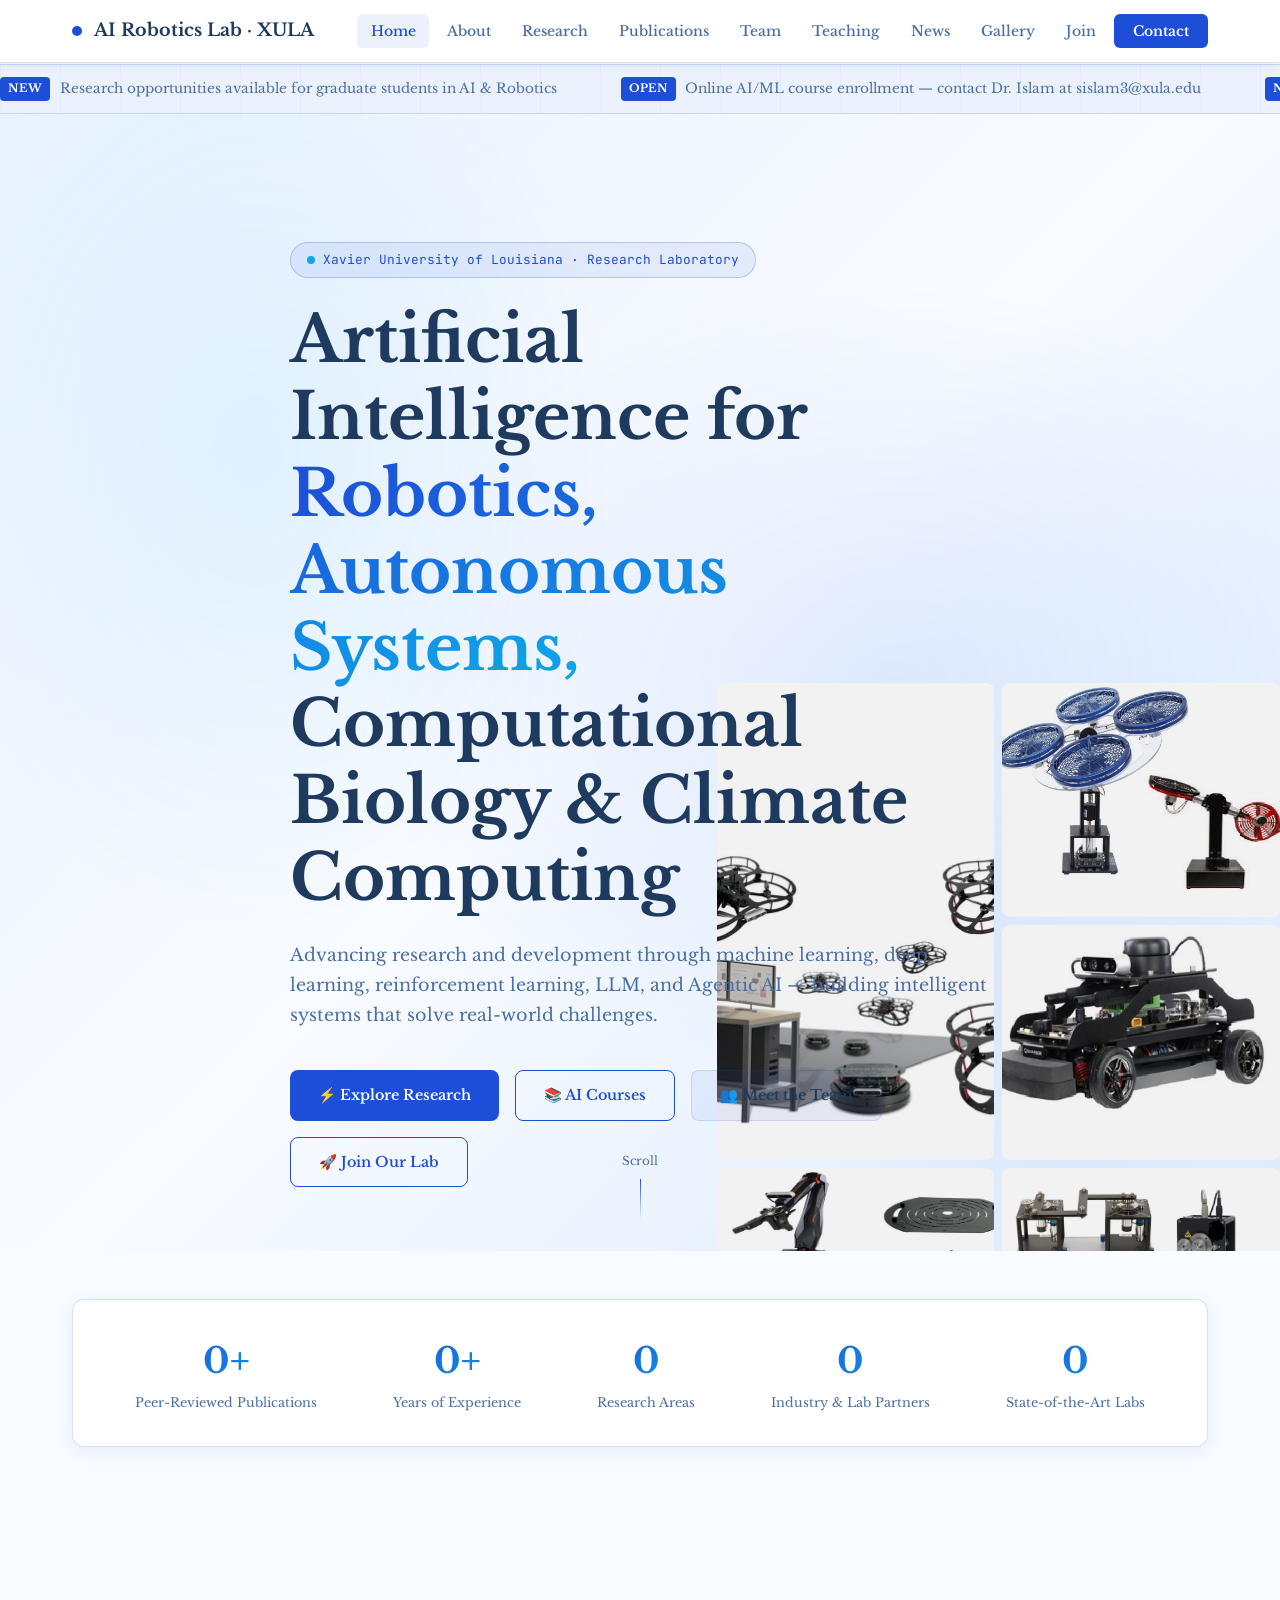
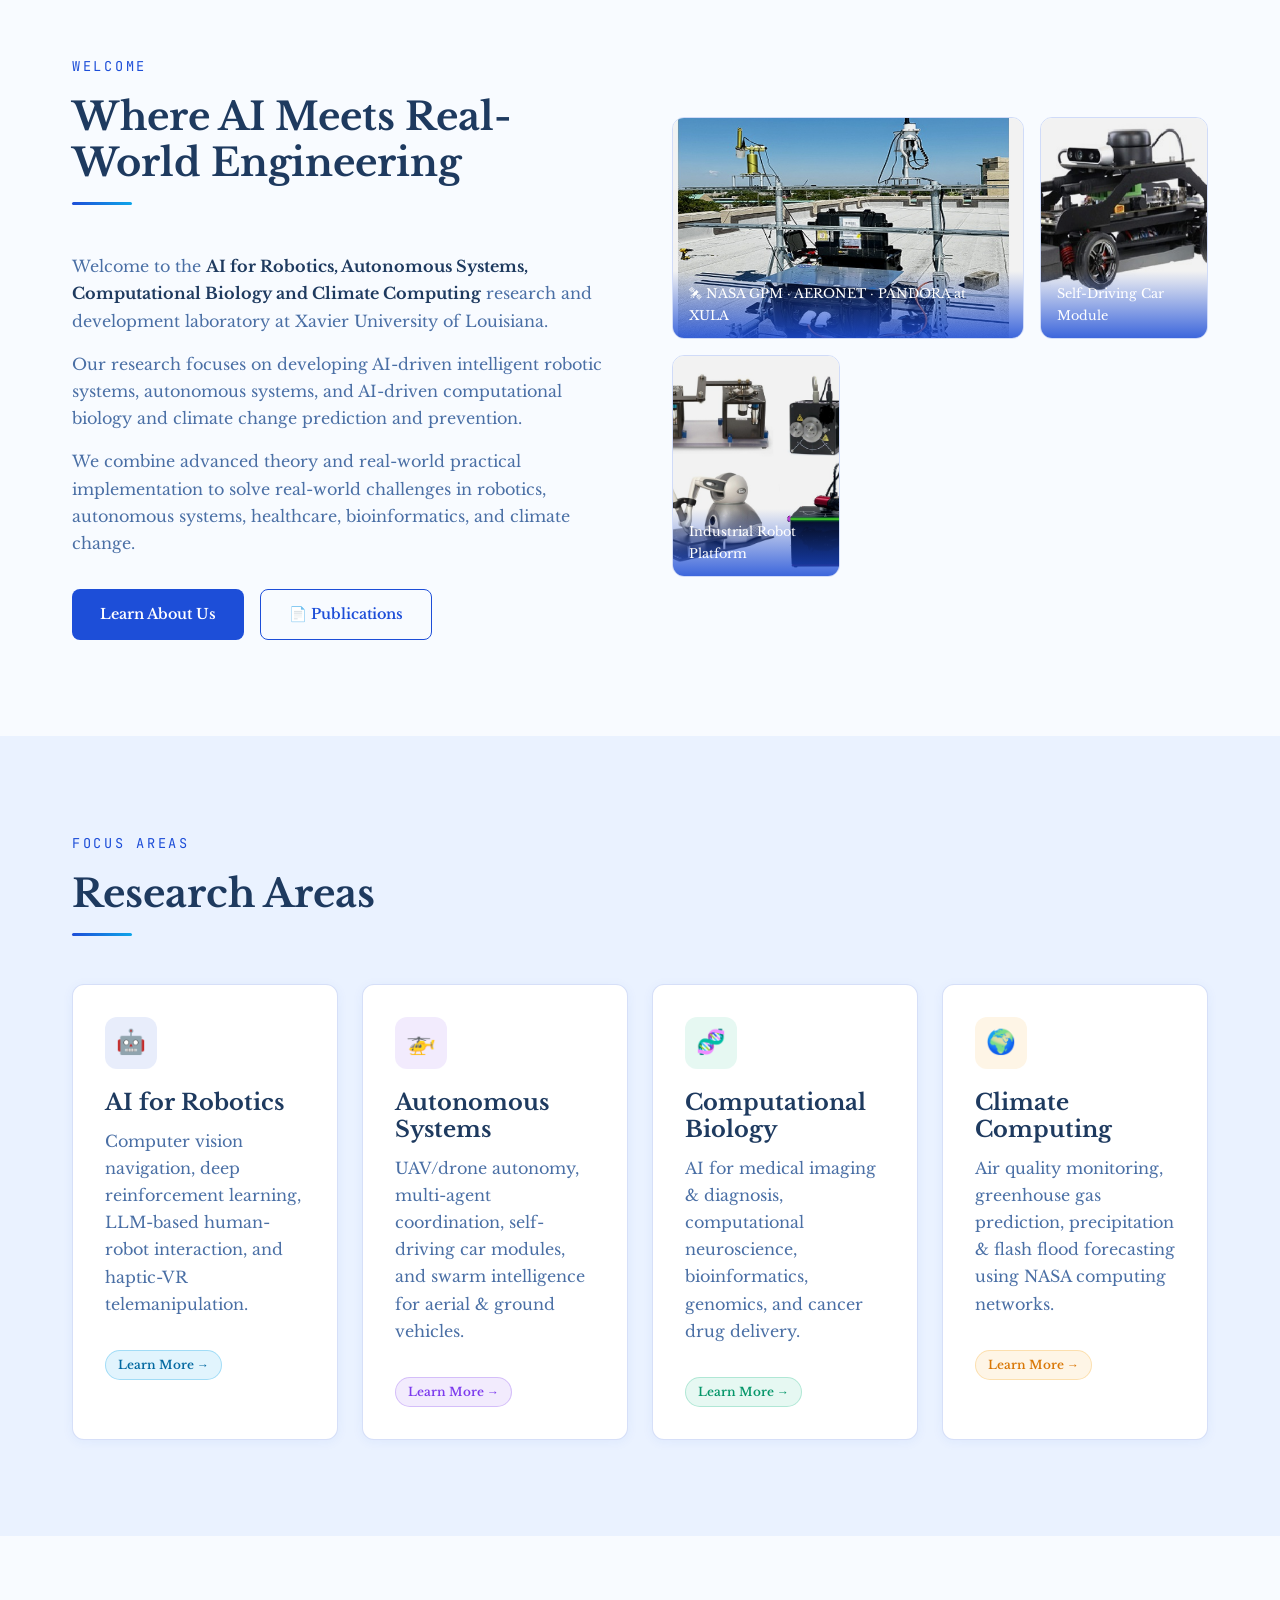
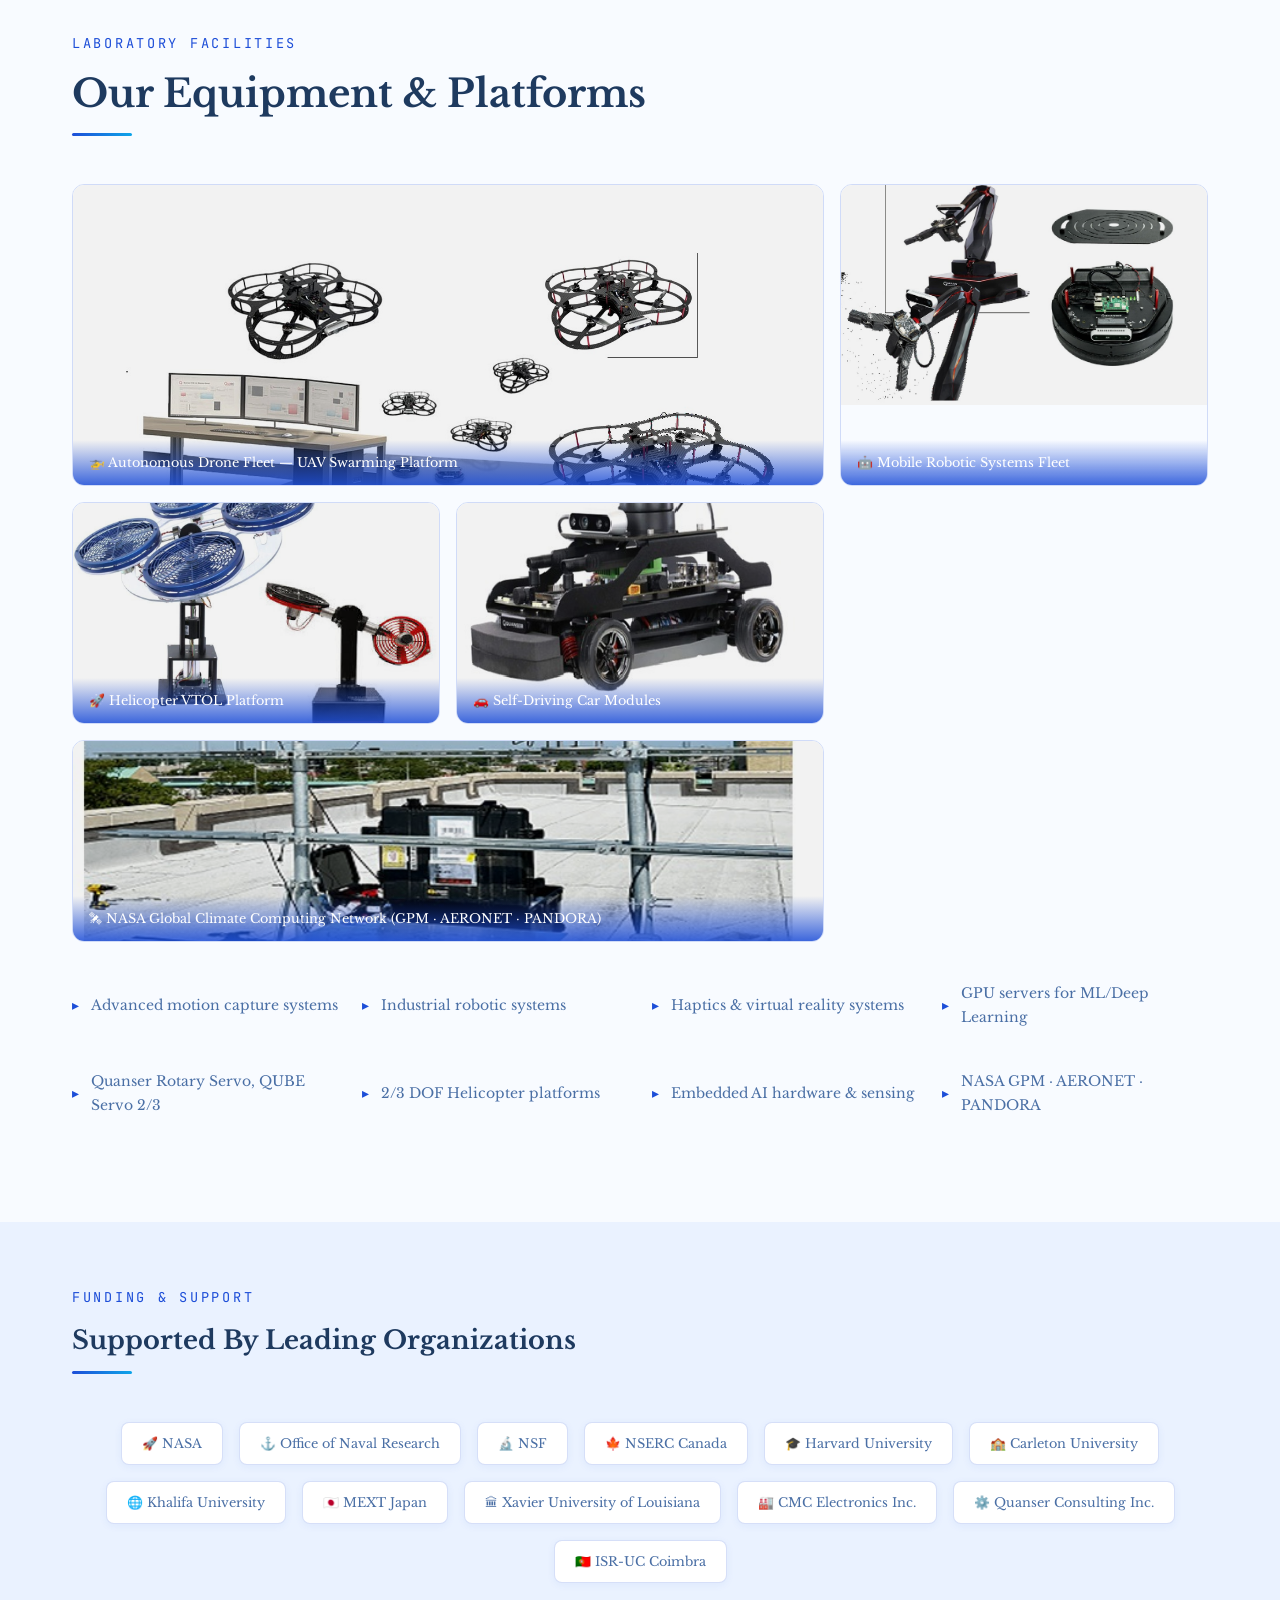
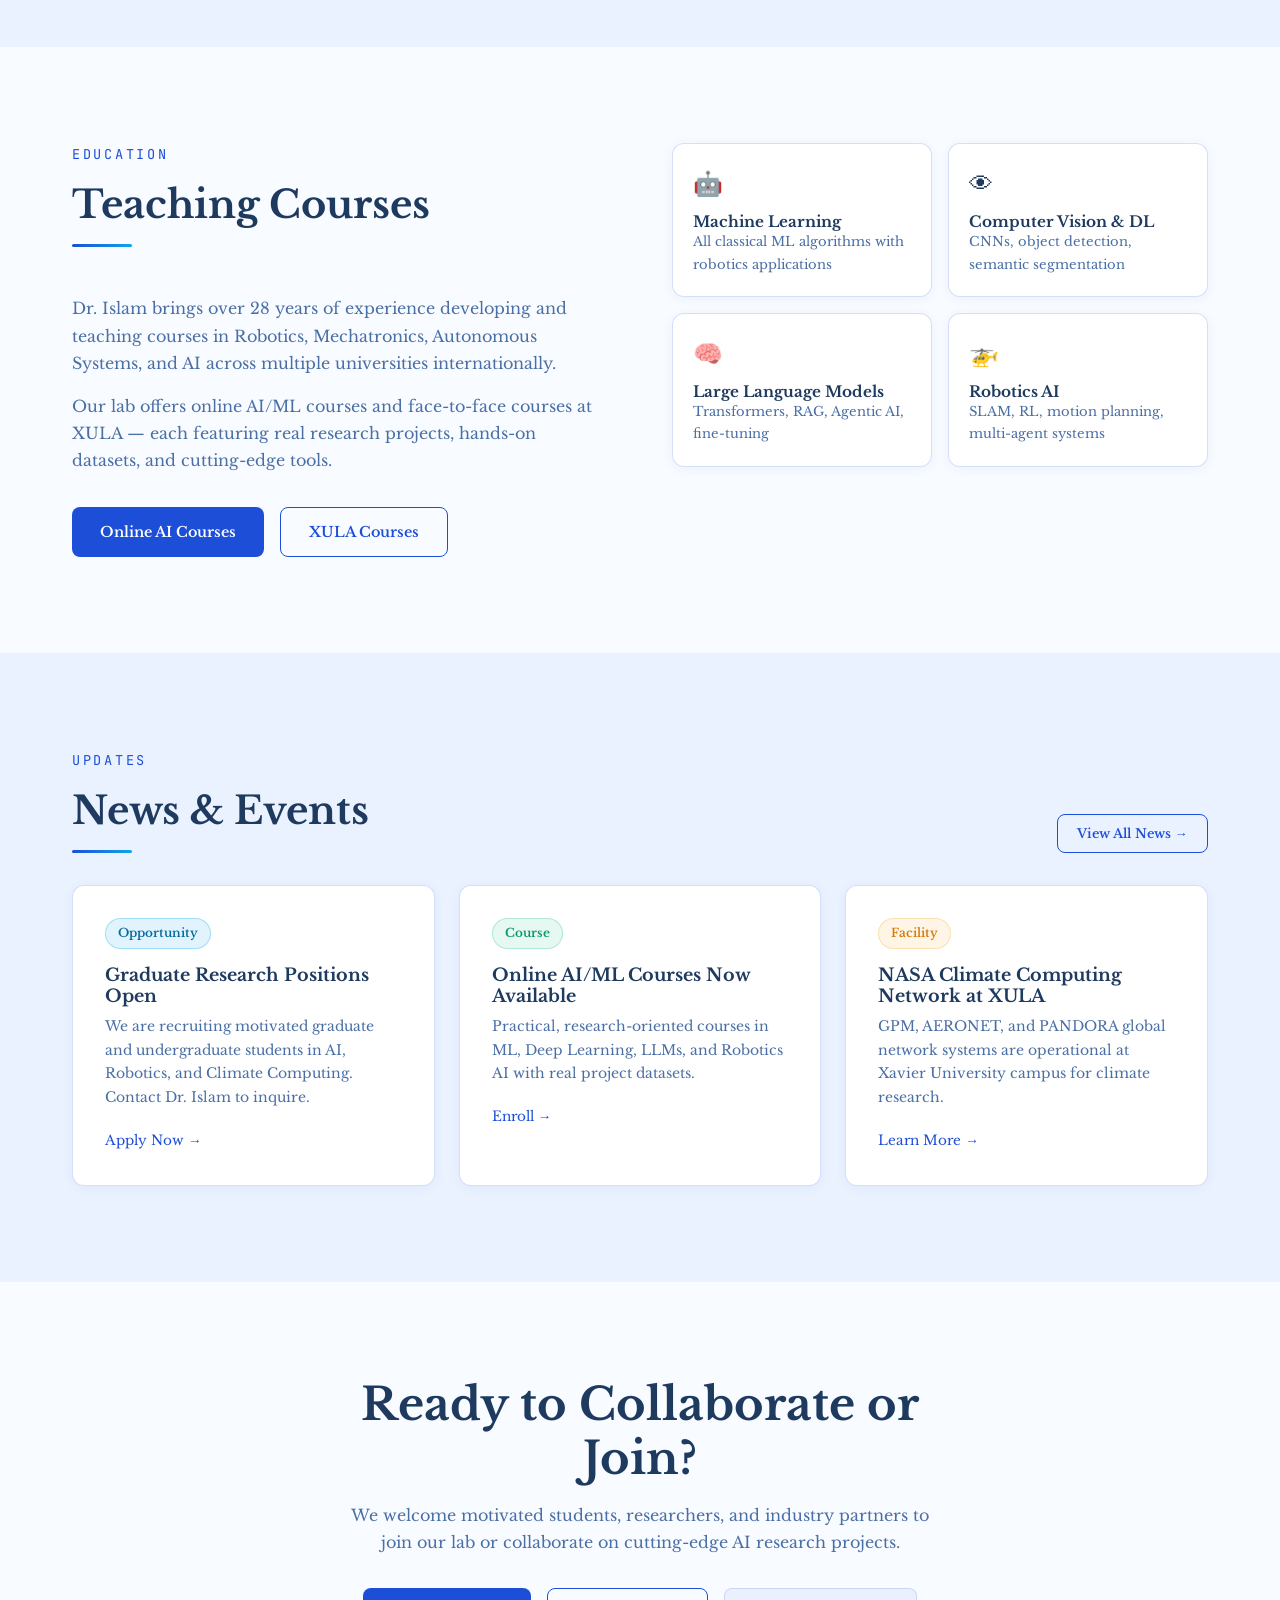
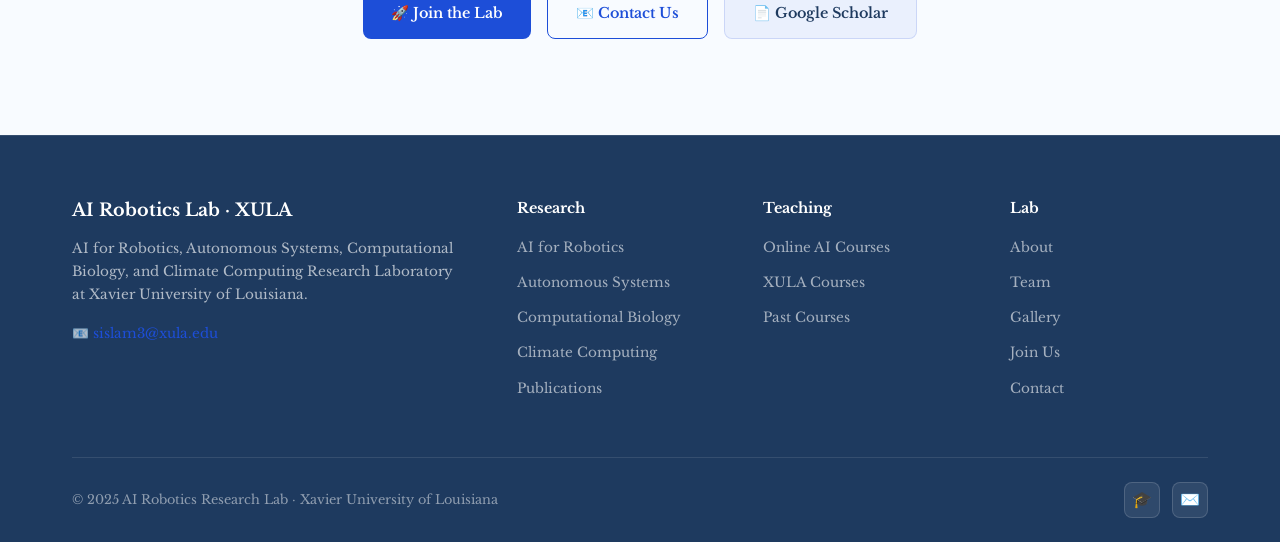
<file: index.html>
<!DOCTYPE html>
<html lang="en">
<head>
  <meta charset="UTF-8"/>
  <meta name="viewport" content="width=device-width, initial-scale=1.0"/>
  <title>AI Robotics Lab — Xavier University of Louisiana</title>
  <meta name="description" content="AI for Robotics, Autonomous Systems, Computational Biology, and Climate Computing Research Laboratory at Xavier University of Louisiana."/>
  <link rel="stylesheet" href="assets/css/style.css"/>
  <link rel="icon" href="data:image/svg+xml,<svg xmlns='http://www.w3.org/2000/svg' viewBox='0 0 100 100'><text y='.9em' font-size='90'>🤖</text></svg>"/>
</head>
<body>

<!-- ════════════════════ NAVBAR ════════════════════ -->
<nav class="navbar">
  <div class="container nav-inner">
    <a href="index.html" class="nav-brand">
      <span class="dot"></span>
      <span>AI Robotics Lab · XULA</span>
    </a>
    <ul class="nav-links">
      <li><a href="index.html" class="active">Home</a></li>
      <li><a href="about/index.html">About</a></li>
      <li><a href="research/index.html">Research</a></li>
      <li><a href="publications/index.html">Publications</a></li>
      <li><a href="team/index.html">Team</a></li>
      <li><a href="teaching/index.html">Teaching</a></li>
      <li><a href="news/index.html">News</a></li>
      <li><a href="gallery/index.html">Gallery</a></li>
      <li><a href="join/index.html">Join</a></li>
      <li><a href="contact/index.html" class="nav-cta">Contact</a></li>
    </ul>
    <div class="hamburger">
      <span></span><span></span><span></span>
    </div>
  </div>
</nav>

<!-- ════════════════════ NEWS TICKER ════════════════════ -->
<div class="news-ticker" style="margin-top:64px;">
  <div class="ticker-inner">
    <span class="ticker-item"><span class="badge">NEW</span> Research opportunities available for graduate students in AI &amp; Robotics</span>
    <span class="ticker-item"><span class="badge">OPEN</span> Online AI/ML course enrollment — contact Dr. Islam at sislam3@xula.edu</span>
    <span class="ticker-item"><span class="badge">NEWS</span> NASA Global Climate Computing Network systems installed at XULA campus</span>
    <span class="ticker-item"><span class="badge">NEW</span> Research opportunities available for graduate students in AI &amp; Robotics</span>
    <span class="ticker-item"><span class="badge">OPEN</span> Online AI/ML course enrollment — contact Dr. Islam at sislam3@xula.edu</span>
    <span class="ticker-item"><span class="badge">NEWS</span> NASA Global Climate Computing Network systems installed at XULA campus</span>
  </div>
</div>

<!-- ════════════════════ HERO ════════════════════ -->
<section class="hero">
  <div class="hero-bg"></div>
  <div class="container">
    <div class="hero-content">
      <div class="hero-tag">
        <span class="blink"></span>
        Xavier University of Louisiana · Research Laboratory
      </div>
      <h1>
        Artificial Intelligence for<br/>
        <span class="highlight">Robotics, Autonomous Systems,</span><br/>
        Computational Biology &amp; Climate Computing
      </h1>
      <p>Advancing research and development through machine learning, deep learning, reinforcement learning, LLM, and Agentic AI — building intelligent systems that solve real-world challenges.</p>
      <div class="hero-buttons">
        <a href="research/index.html" class="btn btn-primary">⚡ Explore Research</a>
        <a href="teaching/index.html" class="btn btn-outline">📚 AI Courses</a>
        <a href="team/index.html" class="btn btn-ghost">👥 Meet the Team</a>
        <a href="join/index.html" class="btn btn-outline">🚀 Join Our Lab</a>
      </div>
    </div>
  </div>

  <!-- Lab equipment image collage -->
  <div class="hero-images">
    <img src="assets/images/drone.jpg" alt="Drone UAV" class="img-span"/>
    <img src="assets/images/helicopter_vtol.jpg" alt="Helicopter VTOL"/>
    <img src="assets/images/self_driving_car.jpg" alt="Self-Driving Car Module"/>
    <img src="assets/images/mobile_robot.jpg" alt="Mobile Robot"/>
    <img src="assets/images/industrial_robot.jpg" alt="Industrial Robot"/>
  </div>

  <div class="hero-scroll">Scroll</div>
</section>

<!-- ════════════════════ STATS ════════════════════ -->
<section class="section-sm" style="padding-top:0;">
  <div class="container">
    <div class="stats-bar">
      <div class="stat-item">
        <div class="stat-num" data-target="110" data-suffix="+">0+</div>
        <div class="stat-label">Peer-Reviewed Publications</div>
      </div>
      <div class="stat-item">
        <div class="stat-num" data-target="28" data-suffix="+">0+</div>
        <div class="stat-label">Years of Experience</div>
      </div>
      <div class="stat-item">
        <div class="stat-num" data-target="4">0</div>
        <div class="stat-label">Research Areas</div>
      </div>
      <div class="stat-item">
        <div class="stat-num" data-target="8">0</div>
        <div class="stat-label">Industry &amp; Lab Partners</div>
      </div>
      <div class="stat-item">
        <div class="stat-num" data-target="3">0</div>
        <div class="stat-label">State-of-the-Art Labs</div>
      </div>
    </div>
  </div>
</section>

<!-- ════════════════════ WELCOME ════════════════════ -->
<section class="section">
  <div class="container">
    <div style="display:grid;grid-template-columns:1fr 1fr;gap:4rem;align-items:center;">
      <div>
        <div class="section-subtitle">Welcome</div>
        <h2 class="section-title">Where AI Meets Real-World Engineering</h2>
        <div class="section-divider"></div>
        <p>Welcome to the <strong style="color:#fff">AI for Robotics, Autonomous Systems, Computational Biology and Climate Computing</strong> research and development laboratory at Xavier University of Louisiana.</p>
        <p>Our research focuses on developing AI-driven intelligent robotic systems, autonomous systems, and AI-driven computational biology and climate change prediction and prevention.</p>
        <p>We combine advanced theory and real-world practical implementation to solve real-world challenges in robotics, autonomous systems, healthcare, bioinformatics, and climate change.</p>
        <div style="display:flex;gap:1rem;margin-top:2rem;flex-wrap:wrap;">
          <a href="about/index.html" class="btn btn-primary">Learn About Us</a>
          <a href="https://scholar.google.com/citations?user=tYVDFI0AAAAJ&hl=en" target="_blank" class="btn btn-outline">📄 Publications</a>
        </div>
      </div>
      <div>
        <div class="lab-grid">
          <div class="lab-grid-item wide">
            <img src="assets/images/nasa_equipment.jpg" alt="NASA Equipment at XULA"/>
            <div class="caption">🛰 NASA GPM · AERONET · PANDORA at XULA</div>
          </div>
          <div class="lab-grid-item">
            <img src="assets/images/self_driving_car.jpg" alt="Self-Driving Car"/>
            <div class="caption">Self-Driving Car Module</div>
          </div>
          <div class="lab-grid-item">
            <img src="assets/images/industrial_robot.jpg" alt="Industrial Robot"/>
            <div class="caption">Industrial Robot Platform</div>
          </div>
        </div>
      </div>
    </div>
  </div>
</section>

<!-- ════════════════════ RESEARCH AREAS ════════════════════ -->
<section class="section" style="background:rgba(13,27,62,0.3);">
  <div class="container">
    <div class="section-subtitle">Focus Areas</div>
    <h2 class="section-title">Research Areas</h2>
    <div class="section-divider"></div>
    <div class="grid-4">

      <a href="research/index.html#robotics" class="card" style="text-decoration:none;display:block;">
        <div class="card-icon blue">🤖</div>
        <h3 style="color:#fff;margin-bottom:.75rem;">AI for Robotics</h3>
        <p>Computer vision navigation, deep reinforcement learning, LLM-based human-robot interaction, and haptic-VR telemanipulation.</p>
        <span class="badge-glow cyan" style="margin-top:1rem;display:inline-block;">Learn More →</span>
      </a>

      <a href="research/index.html#autonomous" class="card" style="text-decoration:none;display:block;">
        <div class="card-icon purple">🚁</div>
        <h3 style="color:#fff;margin-bottom:.75rem;">Autonomous Systems</h3>
        <p>UAV/drone autonomy, multi-agent coordination, self-driving car modules, and swarm intelligence for aerial &amp; ground vehicles.</p>
        <span class="badge-glow purple" style="margin-top:1rem;display:inline-block;">Learn More →</span>
      </a>

      <a href="research/index.html#compbio" class="card" style="text-decoration:none;display:block;">
        <div class="card-icon green">🧬</div>
        <h3 style="color:#fff;margin-bottom:.75rem;">Computational Biology</h3>
        <p>AI for medical imaging &amp; diagnosis, computational neuroscience, bioinformatics, genomics, and cancer drug delivery.</p>
        <span class="badge-glow green" style="margin-top:1rem;display:inline-block;">Learn More →</span>
      </a>

      <a href="research/index.html#climate" class="card" style="text-decoration:none;display:block;">
        <div class="card-icon amber">🌍</div>
        <h3 style="color:#fff;margin-bottom:.75rem;">Climate Computing</h3>
        <p>Air quality monitoring, greenhouse gas prediction, precipitation &amp; flash flood forecasting using NASA computing networks.</p>
        <span class="badge-glow amber" style="margin-top:1rem;display:inline-block;">Learn More →</span>
      </a>

    </div>
  </div>
</section>

<!-- ════════════════════ LAB EQUIPMENT ════════════════════ -->
<section class="section">
  <div class="container">
    <div class="section-subtitle">Laboratory Facilities</div>
    <h2 class="section-title">Our Equipment &amp; Platforms</h2>
    <div class="section-divider"></div>
    <div class="lab-grid" style="margin-bottom:2rem;">
      <div class="lab-grid-item wide">
        <img src="assets/images/drone.jpg" alt="Drone Fleet" style="height:300px;"/>
        <div class="caption">🚁 Autonomous Drone Fleet — UAV Swarming Platform</div>
      </div>
      <div class="lab-grid-item">
        <img src="assets/images/mobile_robot.jpg" alt="Mobile Robot"/>
        <div class="caption">🤖 Mobile Robotic Systems Fleet</div>
      </div>
      <div class="lab-grid-item">
        <img src="assets/images/helicopter_vtol.jpg" alt="Helicopter VTOL"/>
        <div class="caption">🚀 Helicopter VTOL Platform</div>
      </div>
      <div class="lab-grid-item">
        <img src="assets/images/self_driving_car.jpg" alt="Self Driving Car"/>
        <div class="caption">🚗 Self-Driving Car Modules</div>
      </div>
      <div class="lab-grid-item wide">
        <img src="assets/images/nasa_equipment.jpg" alt="NASA Equipment" style="height:200px;"/>
        <div class="caption">🛰 NASA Global Climate Computing Network (GPM · AERONET · PANDORA)</div>
      </div>
    </div>
    <div class="grid-4" style="margin-top:2rem;">
      <div style="padding:.5rem 0;display:flex;align-items:center;gap:.75rem;color:var(--muted);font-size:.875rem;"><span style="color:var(--accent);">▸</span>Advanced motion capture systems</div>
      <div style="padding:.5rem 0;display:flex;align-items:center;gap:.75rem;color:var(--muted);font-size:.875rem;"><span style="color:var(--accent);">▸</span>Industrial robotic systems</div>
      <div style="padding:.5rem 0;display:flex;align-items:center;gap:.75rem;color:var(--muted);font-size:.875rem;"><span style="color:var(--accent);">▸</span>Haptics &amp; virtual reality systems</div>
      <div style="padding:.5rem 0;display:flex;align-items:center;gap:.75rem;color:var(--muted);font-size:.875rem;"><span style="color:var(--accent);">▸</span>GPU servers for ML/Deep Learning</div>
      <div style="padding:.5rem 0;display:flex;align-items:center;gap:.75rem;color:var(--muted);font-size:.875rem;"><span style="color:var(--accent);">▸</span>Quanser Rotary Servo, QUBE Servo 2/3</div>
      <div style="padding:.5rem 0;display:flex;align-items:center;gap:.75rem;color:var(--muted);font-size:.875rem;"><span style="color:var(--accent);">▸</span>2/3 DOF Helicopter platforms</div>
      <div style="padding:.5rem 0;display:flex;align-items:center;gap:.75rem;color:var(--muted);font-size:.875rem;"><span style="color:var(--accent);">▸</span>Embedded AI hardware &amp; sensing</div>
      <div style="padding:.5rem 0;display:flex;align-items:center;gap:.75rem;color:var(--muted);font-size:.875rem;"><span style="color:var(--accent);">▸</span>NASA GPM · AERONET · PANDORA</div>
    </div>
  </div>
</section>

<!-- ════════════════════ FUNDING ════════════════════ -->
<section class="section-sm" style="background:rgba(13,27,62,0.3);">
  <div class="container">
    <div class="section-subtitle">Funding &amp; Support</div>
    <h2 class="section-title" style="font-size:1.6rem;">Supported By Leading Organizations</h2>
    <div class="section-divider"></div>
    <div class="partners-grid">
      <div class="partner-chip">🚀 NASA</div>
      <div class="partner-chip">⚓ Office of Naval Research</div>
      <div class="partner-chip">🔬 NSF</div>
      <div class="partner-chip">🍁 NSERC Canada</div>
      <div class="partner-chip">🎓 Harvard University</div>
      <div class="partner-chip">🏫 Carleton University</div>
      <div class="partner-chip">🌐 Khalifa University</div>
      <div class="partner-chip">🇯🇵 MEXT Japan</div>
      <div class="partner-chip">🏛 Xavier University of Louisiana</div>
      <div class="partner-chip">🏭 CMC Electronics Inc.</div>
      <div class="partner-chip">⚙️ Quanser Consulting Inc.</div>
      <div class="partner-chip">🇵🇹 ISR-UC Coimbra</div>
    </div>
  </div>
</section>

<!-- ════════════════════ TEACHING PREVIEW ════════════════════ -->
<section class="section">
  <div class="container">
    <div style="display:grid;grid-template-columns:1fr 1fr;gap:4rem;align-items:start;">
      <div>
        <div class="section-subtitle">Education</div>
        <h2 class="section-title">Teaching Courses</h2>
        <div class="section-divider"></div>
        <p>Dr. Islam brings over 28 years of experience developing and teaching courses in Robotics, Mechatronics, Autonomous Systems, and AI across multiple universities internationally.</p>
        <p>Our lab offers online AI/ML courses and face-to-face courses at XULA — each featuring real research projects, hands-on datasets, and cutting-edge tools.</p>
        <div style="display:flex;gap:1rem;margin-top:2rem;flex-wrap:wrap;">
          <a href="teaching/index.html#online" class="btn btn-primary">Online AI Courses</a>
          <a href="teaching/index.html#xula" class="btn btn-outline">XULA Courses</a>
        </div>
      </div>
      <div>
        <div class="grid-2" style="gap:1rem;">
          <div class="card" style="padding:1.25rem;">
            <div style="font-size:1.5rem;margin-bottom:.5rem;">🤖</div>
            <h4 style="color:#fff;font-size:.95rem;">Machine Learning</h4>
            <p style="font-size:.82rem;margin:0;">All classical ML algorithms with robotics applications</p>
          </div>
          <div class="card" style="padding:1.25rem;">
            <div style="font-size:1.5rem;margin-bottom:.5rem;">👁</div>
            <h4 style="color:#fff;font-size:.95rem;">Computer Vision &amp; DL</h4>
            <p style="font-size:.82rem;margin:0;">CNNs, object detection, semantic segmentation</p>
          </div>
          <div class="card" style="padding:1.25rem;">
            <div style="font-size:1.5rem;margin-bottom:.5rem;">🧠</div>
            <h4 style="color:#fff;font-size:.95rem;">Large Language Models</h4>
            <p style="font-size:.82rem;margin:0;">Transformers, RAG, Agentic AI, fine-tuning</p>
          </div>
          <div class="card" style="padding:1.25rem;">
            <div style="font-size:1.5rem;margin-bottom:.5rem;">🚁</div>
            <h4 style="color:#fff;font-size:.95rem;">Robotics AI</h4>
            <p style="font-size:.82rem;margin:0;">SLAM, RL, motion planning, multi-agent systems</p>
          </div>
        </div>
      </div>
    </div>
  </div>
</section>

<!-- ════════════════════ NEWS ════════════════════ -->
<section class="section" style="background:rgba(13,27,62,0.3);">
  <div class="container">
    <div style="display:flex;justify-content:space-between;align-items:flex-end;margin-bottom:2rem;flex-wrap:wrap;gap:1rem;">
      <div>
        <div class="section-subtitle">Updates</div>
        <h2 class="section-title">News &amp; Events</h2>
        <div class="section-divider" style="margin-bottom:0;"></div>
      </div>
      <a href="news/index.html" class="btn btn-outline btn-sm">View All News →</a>
    </div>
    <div class="grid-3">
      <div class="card">
        <span class="badge-glow cyan" style="margin-bottom:1rem;display:inline-block;">Opportunity</span>
        <h4 style="color:#fff;margin-bottom:.5rem;">Graduate Research Positions Open</h4>
        <p style="font-size:.875rem;">We are recruiting motivated graduate and undergraduate students in AI, Robotics, and Climate Computing. Contact Dr. Islam to inquire.</p>
        <a href="join/index.html" style="font-size:.85rem;color:var(--accent);">Apply Now →</a>
      </div>
      <div class="card">
        <span class="badge-glow green" style="margin-bottom:1rem;display:inline-block;">Course</span>
        <h4 style="color:#fff;margin-bottom:.5rem;">Online AI/ML Courses Now Available</h4>
        <p style="font-size:.875rem;">Practical, research-oriented courses in ML, Deep Learning, LLMs, and Robotics AI with real project datasets.</p>
        <a href="teaching/index.html" style="font-size:.85rem;color:var(--accent);">Enroll →</a>
      </div>
      <div class="card">
        <span class="badge-glow amber" style="margin-bottom:1rem;display:inline-block;">Facility</span>
        <h4 style="color:#fff;margin-bottom:.5rem;">NASA Climate Computing Network at XULA</h4>
        <p style="font-size:.875rem;">GPM, AERONET, and PANDORA global network systems are operational at Xavier University campus for climate research.</p>
        <a href="research/index.html#climate" style="font-size:.85rem;color:var(--accent);">Learn More →</a>
      </div>
    </div>
  </div>
</section>

<!-- ════════════════════ CTA ════════════════════ -->
<section class="section">
  <div class="container" style="text-align:center;">
    <div style="max-width:600px;margin:0 auto;">
      <h2 style="color:#fff;margin-bottom:1rem;">Ready to Collaborate or Join?</h2>
      <p>We welcome motivated students, researchers, and industry partners to join our lab or collaborate on cutting-edge AI research projects.</p>
      <div style="display:flex;gap:1rem;justify-content:center;flex-wrap:wrap;margin-top:2rem;">
        <a href="join/index.html" class="btn btn-primary">🚀 Join the Lab</a>
        <a href="contact/index.html" class="btn btn-outline">📧 Contact Us</a>
        <a href="https://scholar.google.com/citations?user=tYVDFI0AAAAJ&hl=en" target="_blank" class="btn btn-ghost">📄 Google Scholar</a>
      </div>
    </div>
  </div>
</section>

<!-- ════════════════════ FOOTER ════════════════════ -->
<footer>
  <div class="container">
    <div class="footer-grid">
      <div class="footer-brand">
        <h3>AI Robotics Lab · XULA</h3>
        <p>AI for Robotics, Autonomous Systems, Computational Biology, and Climate Computing Research Laboratory at Xavier University of Louisiana.</p>
        <p style="margin-top:1rem;">📧 <a href="mailto:sislam3@xula.edu" style="color:var(--accent);">sislam3@xula.edu</a></p>
      </div>
      <div class="footer-col">
        <h4>Research</h4>
        <ul>
          <li><a href="research/index.html#robotics">AI for Robotics</a></li>
          <li><a href="research/index.html#autonomous">Autonomous Systems</a></li>
          <li><a href="research/index.html#compbio">Computational Biology</a></li>
          <li><a href="research/index.html#climate">Climate Computing</a></li>
          <li><a href="publications/index.html">Publications</a></li>
        </ul>
      </div>
      <div class="footer-col">
        <h4>Teaching</h4>
        <ul>
          <li><a href="teaching/index.html#online">Online AI Courses</a></li>
          <li><a href="teaching/index.html#xula">XULA Courses</a></li>
          <li><a href="teaching/index.html#past">Past Courses</a></li>
        </ul>
      </div>
      <div class="footer-col">
        <h4>Lab</h4>
        <ul>
          <li><a href="about/index.html">About</a></li>
          <li><a href="team/index.html">Team</a></li>
          <li><a href="gallery/index.html">Gallery</a></li>
          <li><a href="join/index.html">Join Us</a></li>
          <li><a href="contact/index.html">Contact</a></li>
        </ul>
      </div>
    </div>
    <div class="footer-bottom">
      <span>© 2025 AI Robotics Research Lab · Xavier University of Louisiana</span>
      <div class="footer-social">
        <a href="https://scholar.google.com/citations?user=tYVDFI0AAAAJ&hl=en" target="_blank" class="social-icon" title="Google Scholar">🎓</a>
        <a href="mailto:sislam3@xula.edu" class="social-icon" title="Email">✉️</a>
      </div>
    </div>
  </div>
</footer>

<script src="assets/js/main.js"></script>
</body>
</html>
</file>
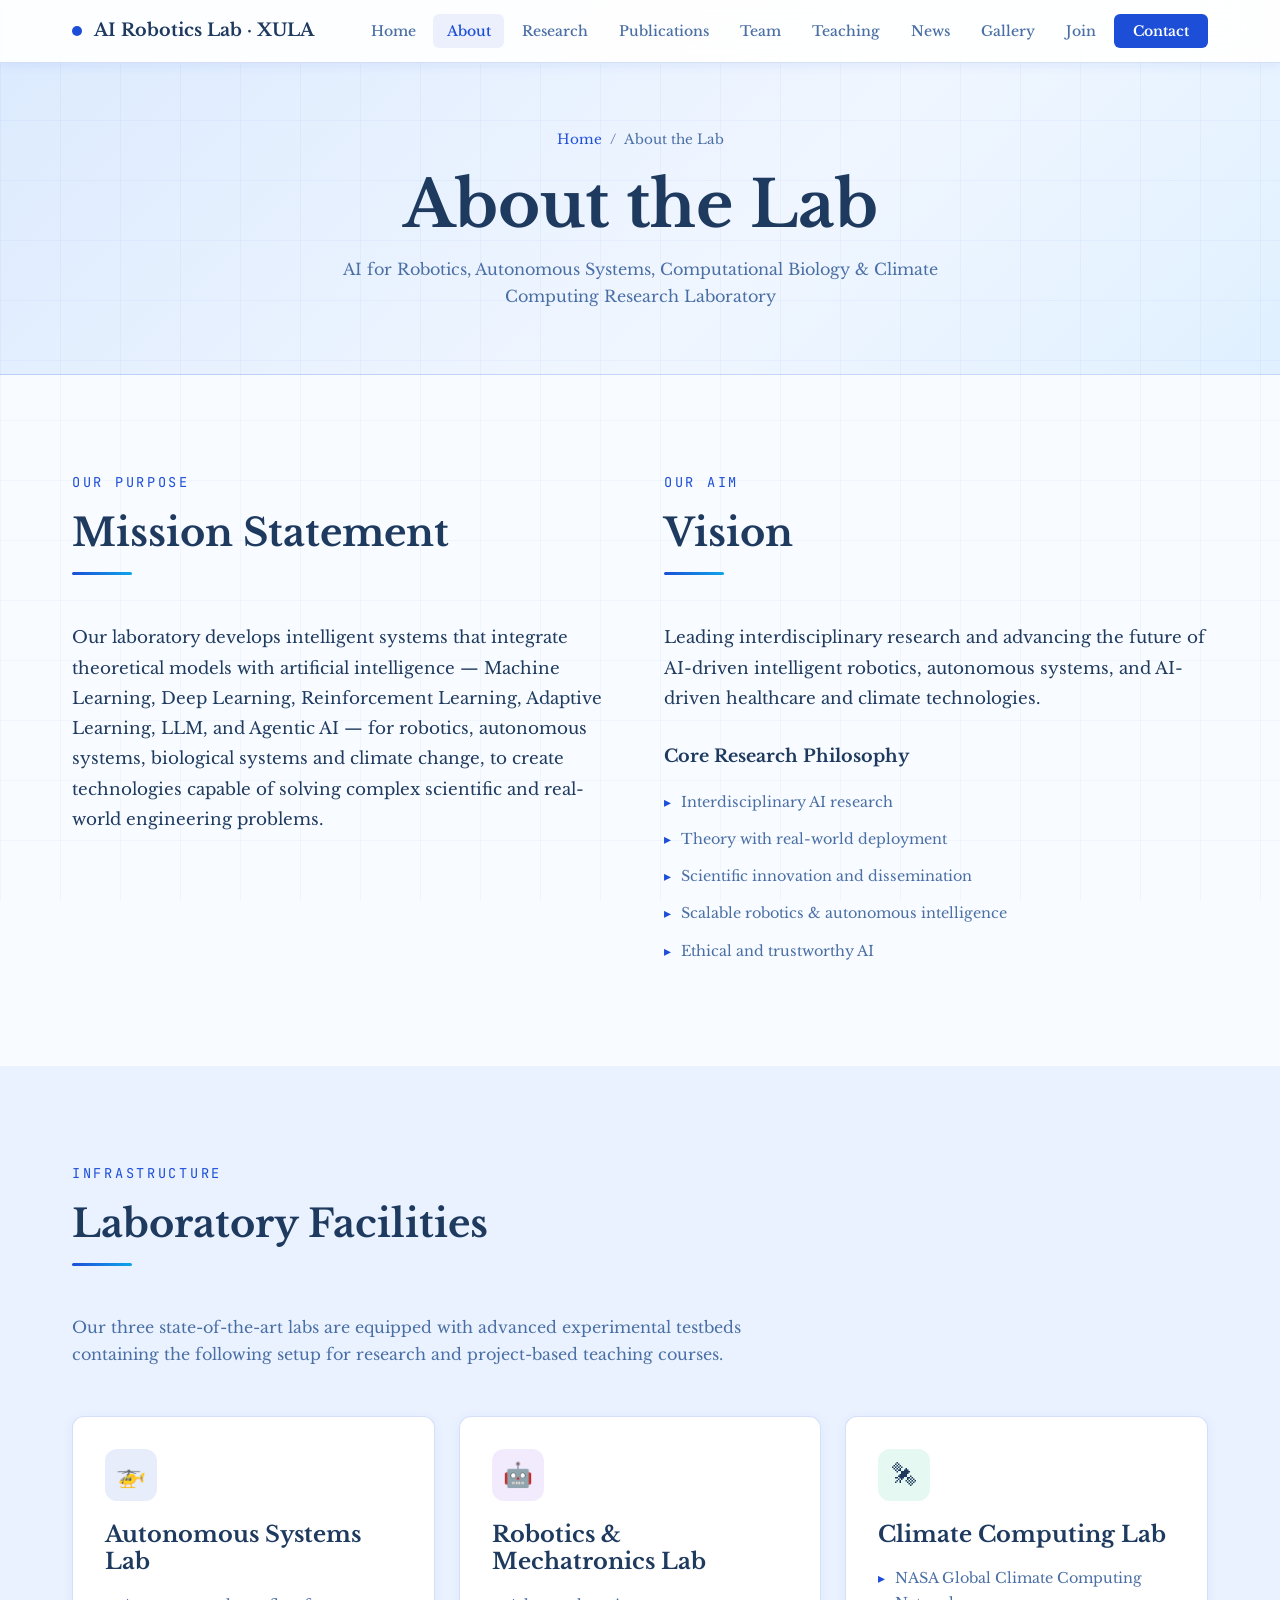
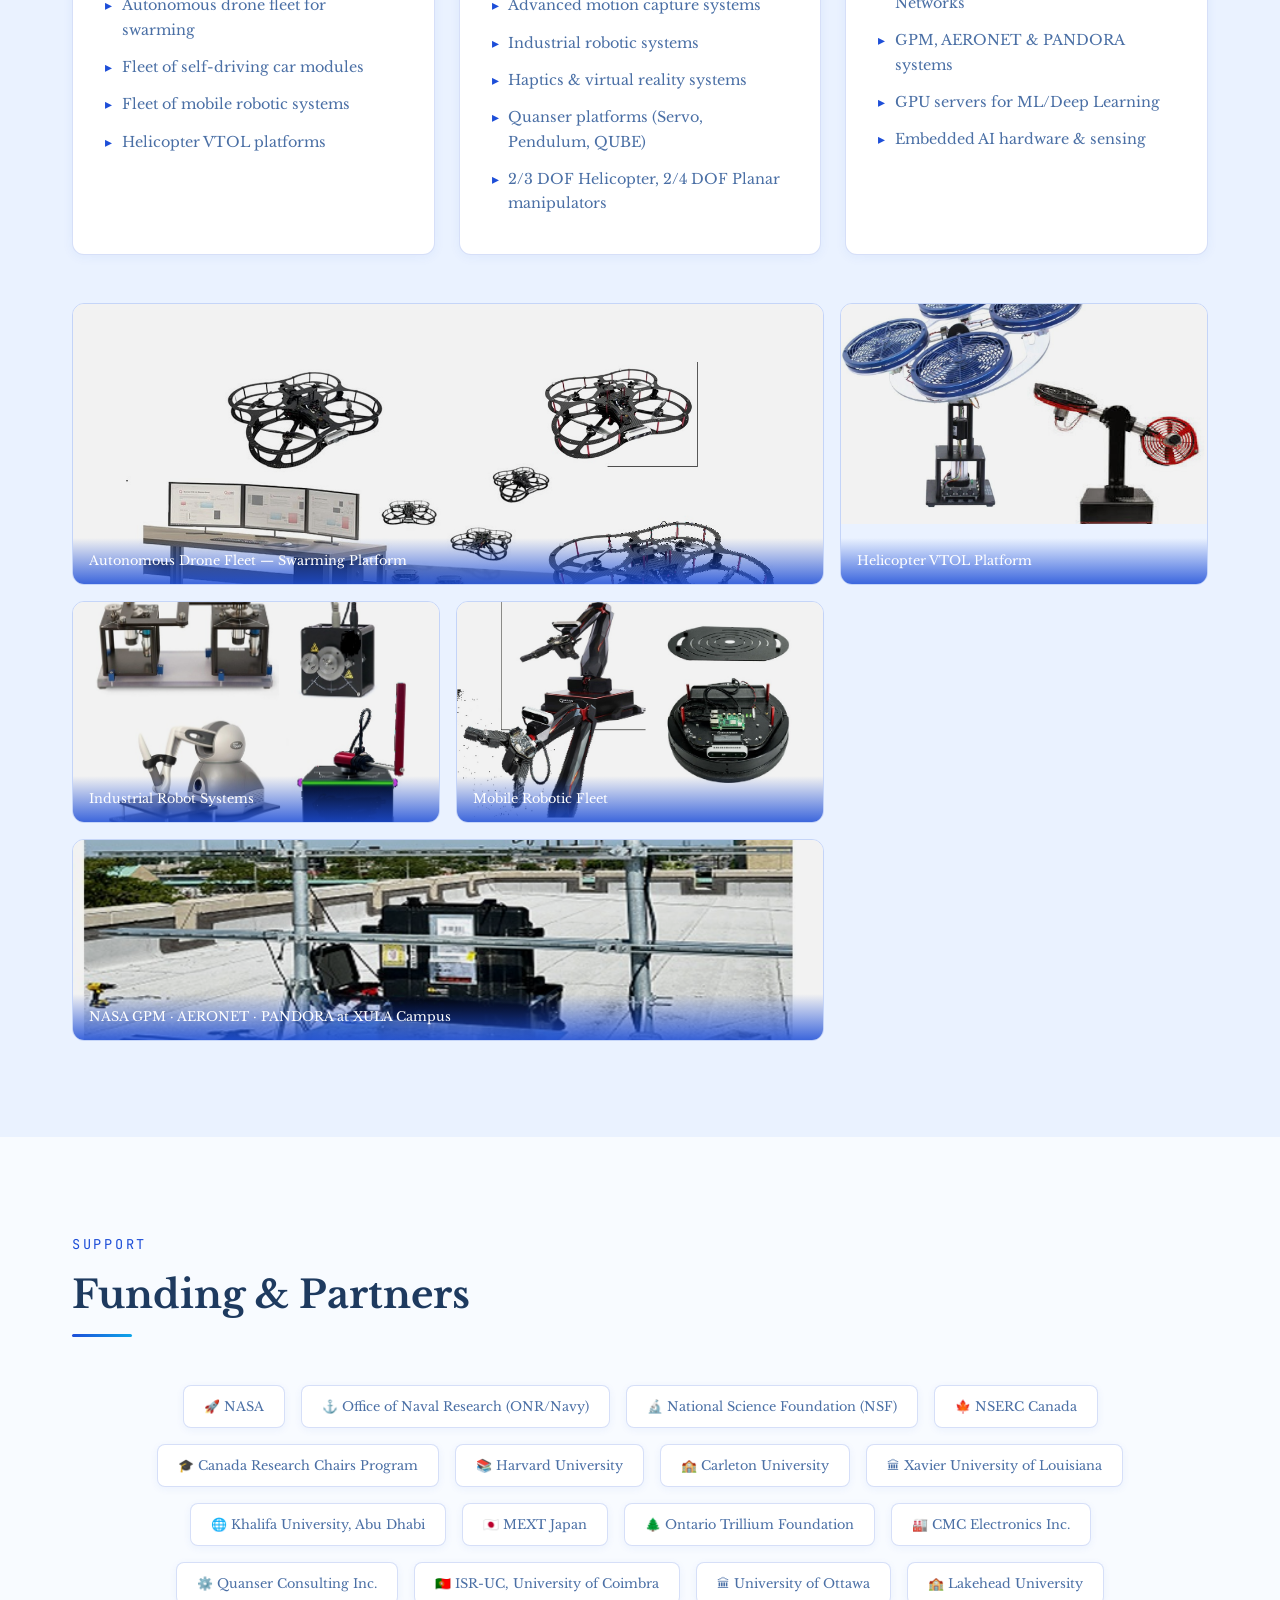
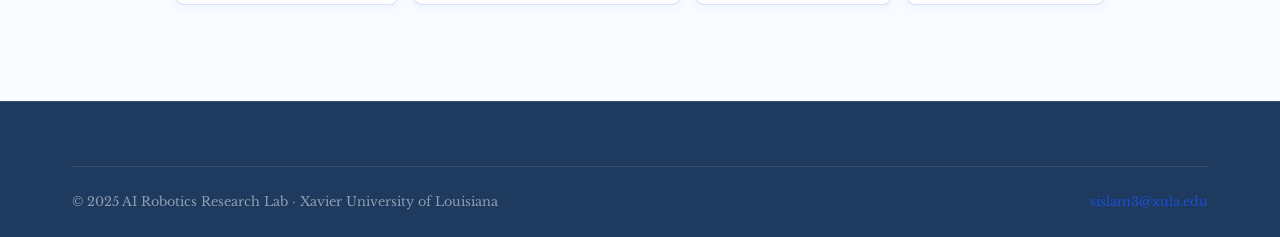
<file: about/index.html>
<!DOCTYPE html>
<html lang="en">
<head>
  <meta charset="UTF-8"/>
  <meta name="viewport" content="width=device-width, initial-scale=1.0"/>
  <title>About the Lab — AI Robotics Lab XULA</title>
  <link rel="stylesheet" href="../assets/css/style.css"/>
</head>
<body>
<nav class="navbar">
  <div class="container nav-inner">
    <a href="../index.html" class="nav-brand"><span class="dot"></span>AI Robotics Lab · XULA</a>
    <ul class="nav-links">
      <li><a href="../index.html">Home</a></li>
      <li><a href="index.html" class="active">About</a></li>
      <li><a href="../research/index.html">Research</a></li>
      <li><a href="../publications/index.html">Publications</a></li>
      <li><a href="../team/index.html">Team</a></li>
      <li><a href="../teaching/index.html">Teaching</a></li>
      <li><a href="../news/index.html">News</a></li>
      <li><a href="../gallery/index.html">Gallery</a></li>
      <li><a href="../join/index.html">Join</a></li>
      <li><a href="../contact/index.html" class="nav-cta">Contact</a></li>
    </ul>
    <div class="hamburger"><span></span><span></span><span></span></div>
  </div>
</nav>

<section class="page-hero">
  <div class="container">
    <div class="breadcrumb"><a href="../index.html">Home</a><span>/</span><span>About the Lab</span></div>
    <h1>About the Lab</h1>
    <p style="color:var(--muted);max-width:600px;margin:0 auto;">AI for Robotics, Autonomous Systems, Computational Biology &amp; Climate Computing Research Laboratory</p>
  </div>
</section>

<!-- Mission & Vision -->
<section class="section">
  <div class="container">
    <div class="grid-2" style="gap:3rem;align-items:start;">
      <div>
        <div class="section-subtitle">Our Purpose</div>
        <h2 class="section-title">Mission Statement</h2>
        <div class="section-divider"></div>
        <p style="color:var(--text);font-size:1.05rem;line-height:1.8;">Our laboratory develops intelligent systems that integrate theoretical models with artificial intelligence — Machine Learning, Deep Learning, Reinforcement Learning, Adaptive Learning, LLM, and Agentic AI — for robotics, autonomous systems, biological systems and climate change, to create technologies capable of solving complex scientific and real-world engineering problems.</p>
      </div>
      <div>
        <div class="section-subtitle">Our Aim</div>
        <h2 class="section-title">Vision</h2>
        <div class="section-divider"></div>
        <p style="color:var(--text);font-size:1.05rem;line-height:1.8;">Leading interdisciplinary research and advancing the future of AI-driven intelligent robotics, autonomous systems, and AI-driven healthcare and climate technologies.</p>
        <div style="margin-top:2rem;">
          <h3 style="color:#fff;margin-bottom:1rem;font-size:1.1rem;">Core Research Philosophy</h3>
          <ul class="styled-list">
            <li>Interdisciplinary AI research</li>
            <li>Theory with real-world deployment</li>
            <li>Scientific innovation and dissemination</li>
            <li>Scalable robotics &amp; autonomous intelligence</li>
            <li>Ethical and trustworthy AI</li>
          </ul>
        </div>
      </div>
    </div>
  </div>
</section>

<!-- Lab Facilities -->
<section class="section" style="background:rgba(13,27,62,0.3);">
  <div class="container">
    <div class="section-subtitle">Infrastructure</div>
    <h2 class="section-title">Laboratory Facilities</h2>
    <div class="section-divider"></div>
    <p style="max-width:700px;margin-bottom:3rem;">Our three state-of-the-art labs are equipped with advanced experimental testbeds containing the following setup for research and project-based teaching courses.</p>
    <div class="grid-3" style="margin-bottom:3rem;">
      <div class="card">
        <div class="card-icon blue">🚁</div>
        <h3 style="color:#fff;margin-bottom:.75rem;">Autonomous Systems Lab</h3>
        <ul class="styled-list">
          <li>Autonomous drone fleet for swarming</li>
          <li>Fleet of self-driving car modules</li>
          <li>Fleet of mobile robotic systems</li>
          <li>Helicopter VTOL platforms</li>
        </ul>
      </div>
      <div class="card">
        <div class="card-icon purple">🤖</div>
        <h3 style="color:#fff;margin-bottom:.75rem;">Robotics &amp; Mechatronics Lab</h3>
        <ul class="styled-list">
          <li>Advanced motion capture systems</li>
          <li>Industrial robotic systems</li>
          <li>Haptics &amp; virtual reality systems</li>
          <li>Quanser platforms (Servo, Pendulum, QUBE)</li>
          <li>2/3 DOF Helicopter, 2/4 DOF Planar manipulators</li>
        </ul>
      </div>
      <div class="card">
        <div class="card-icon green">🛰</div>
        <h3 style="color:#fff;margin-bottom:.75rem;">Climate Computing Lab</h3>
        <ul class="styled-list">
          <li>NASA Global Climate Computing Networks</li>
          <li>GPM, AERONET &amp; PANDORA systems</li>
          <li>GPU servers for ML/Deep Learning</li>
          <li>Embedded AI hardware &amp; sensing</li>
        </ul>
      </div>
    </div>
    <div class="lab-grid">
      <div class="lab-grid-item wide">
        <img src="../assets/images/drone.jpg" alt="Drone Lab" style="height:280px;"/>
        <div class="caption">Autonomous Drone Fleet — Swarming Platform</div>
      </div>
      <div class="lab-grid-item">
        <img src="../assets/images/helicopter_vtol.jpg" alt="VTOL"/>
        <div class="caption">Helicopter VTOL Platform</div>
      </div>
      <div class="lab-grid-item">
        <img src="../assets/images/industrial_robot.jpg" alt="Industrial Robot"/>
        <div class="caption">Industrial Robot Systems</div>
      </div>
      <div class="lab-grid-item">
        <img src="../assets/images/mobile_robot.jpg" alt="Mobile Robot"/>
        <div class="caption">Mobile Robotic Fleet</div>
      </div>
      <div class="lab-grid-item wide">
        <img src="../assets/images/nasa_equipment.jpg" alt="NASA Equipment" style="height:200px;"/>
        <div class="caption">NASA GPM · AERONET · PANDORA at XULA Campus</div>
      </div>
    </div>
  </div>
</section>

<!-- Funding -->
<section class="section">
  <div class="container">
    <div class="section-subtitle">Support</div>
    <h2 class="section-title">Funding &amp; Partners</h2>
    <div class="section-divider"></div>
    <div class="partners-grid">
      <div class="partner-chip">🚀 NASA</div>
      <div class="partner-chip">⚓ Office of Naval Research (ONR/Navy)</div>
      <div class="partner-chip">🔬 National Science Foundation (NSF)</div>
      <div class="partner-chip">🍁 NSERC Canada</div>
      <div class="partner-chip">🎓 Canada Research Chairs Program</div>
      <div class="partner-chip">📚 Harvard University</div>
      <div class="partner-chip">🏫 Carleton University</div>
      <div class="partner-chip">🏛 Xavier University of Louisiana</div>
      <div class="partner-chip">🌐 Khalifa University, Abu Dhabi</div>
      <div class="partner-chip">🇯🇵 MEXT Japan</div>
      <div class="partner-chip">🌲 Ontario Trillium Foundation</div>
      <div class="partner-chip">🏭 CMC Electronics Inc.</div>
      <div class="partner-chip">⚙️ Quanser Consulting Inc.</div>
      <div class="partner-chip">🇵🇹 ISR-UC, University of Coimbra</div>
      <div class="partner-chip">🏛 University of Ottawa</div>
      <div class="partner-chip">🏫 Lakehead University</div>
    </div>
  </div>
</section>

<footer>
  <div class="container">
    <div class="footer-bottom">
      <span>© 2025 AI Robotics Research Lab · Xavier University of Louisiana</span>
      <a href="mailto:sislam3@xula.edu" style="color:var(--accent);">sislam3@xula.edu</a>
    </div>
  </div>
</footer>
<script src="../assets/js/main.js"></script>
</body>
</html>
</file>
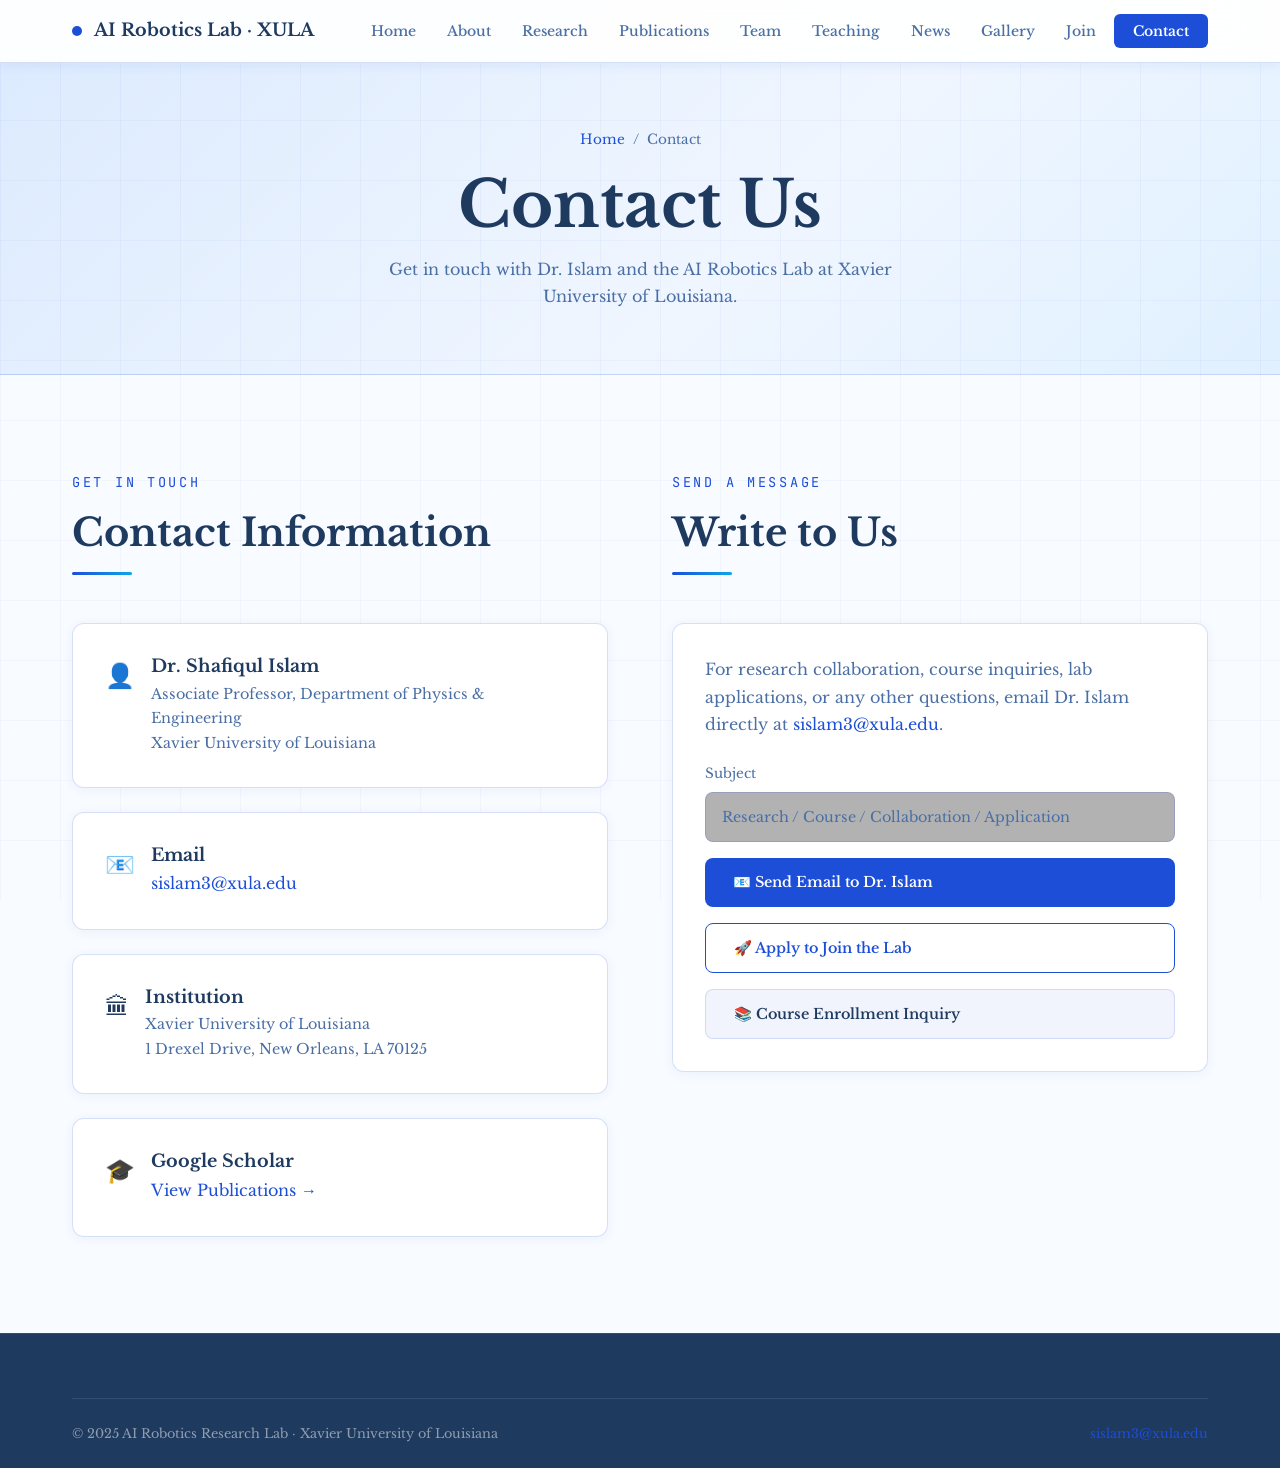
<file: contact/index.html>
<!DOCTYPE html>
<html lang="en">
<head>
  <meta charset="UTF-8"/>
  <meta name="viewport" content="width=device-width, initial-scale=1.0"/>
  <title>Contact — AI Robotics Lab XULA</title>
  <link rel="stylesheet" href="../assets/css/style.css"/>
  <link rel="icon" href="data:image/svg+xml,<svg xmlns='http://www.w3.org/2000/svg' viewBox='0 0 100 100'><text y='.9em' font-size='90'>🤖</text></svg>"/>
</head>
<body>
<nav class="navbar">
  <div class="container nav-inner">
    <a href="../index.html" class="nav-brand"><span class="dot"></span>AI Robotics Lab · XULA</a>
    <ul class="nav-links">
      <li><a href="../index.html">Home</a></li>
      <li><a href="../about/index.html">About</a></li>
      <li><a href="../research/index.html">Research</a></li>
      <li><a href="../publications/index.html">Publications</a></li>
      <li><a href="../team/index.html">Team</a></li>
      <li><a href="../teaching/index.html">Teaching</a></li>
      <li><a href="../news/index.html">News</a></li>
      <li><a href="../gallery/index.html">Gallery</a></li>
      <li><a href="../join/index.html">Join</a></li>
      <li><a href="index.html" class="active nav-cta">Contact</a></li>
    </ul>
    <div class="hamburger"><span></span><span></span><span></span></div>
  </div>
</nav>

<section class="page-hero">
  <div class="container">
    <div class="breadcrumb"><a href="../index.html">Home</a><span>/</span><span>Contact</span></div>
    <h1>Contact Us</h1>
    <p style="color:var(--muted);max-width:560px;margin:0 auto;">Get in touch with Dr. Islam and the AI Robotics Lab at Xavier University of Louisiana.</p>
  </div>
</section>

<section class="section">
  <div class="container">
    <div class="grid-2" style="gap:4rem;align-items:start;">
      <div>
        <div class="section-subtitle">Get in Touch</div>
        <h2 class="section-title">Contact Information</h2>
        <div class="section-divider"></div>
        <div class="card" style="margin-bottom:1.5rem;">
          <div style="display:flex;gap:1rem;align-items:flex-start;">
            <span style="font-size:1.5rem;">👤</span>
            <div>
              <h4 style="color:#fff;margin-bottom:.25rem;">Dr. Shafiqul Islam</h4>
              <p style="margin:0;font-size:.9rem;">Associate Professor, Department of Physics &amp; Engineering<br/>Xavier University of Louisiana</p>
            </div>
          </div>
        </div>
        <div class="card" style="margin-bottom:1.5rem;">
          <div style="display:flex;gap:1rem;align-items:flex-start;">
            <span style="font-size:1.5rem;">📧</span>
            <div>
              <h4 style="color:#fff;margin-bottom:.25rem;">Email</h4>
              <a href="mailto:sislam3@xula.edu" style="color:var(--accent);">sislam3@xula.edu</a>
            </div>
          </div>
        </div>
        <div class="card" style="margin-bottom:1.5rem;">
          <div style="display:flex;gap:1rem;align-items:flex-start;">
            <span style="font-size:1.5rem;">🏛</span>
            <div>
              <h4 style="color:#fff;margin-bottom:.25rem;">Institution</h4>
              <p style="margin:0;font-size:.9rem;">Xavier University of Louisiana<br/>1 Drexel Drive, New Orleans, LA 70125</p>
            </div>
          </div>
        </div>
        <div class="card">
          <div style="display:flex;gap:1rem;align-items:flex-start;">
            <span style="font-size:1.5rem;">🎓</span>
            <div>
              <h4 style="color:#fff;margin-bottom:.25rem;">Google Scholar</h4>
              <a href="https://scholar.google.com/citations?user=tYVDFI0AAAAJ&hl=en" target="_blank" style="color:var(--accent);">View Publications →</a>
            </div>
          </div>
        </div>
      </div>
      <div>
        <div class="section-subtitle">Send a Message</div>
        <h2 class="section-title">Write to Us</h2>
        <div class="section-divider"></div>
        <div class="card">
          <p style="margin-bottom:1.5rem;">For research collaboration, course inquiries, lab applications, or any other questions, email Dr. Islam directly at <a href="mailto:sislam3@xula.edu">sislam3@xula.edu</a>.</p>
          <div style="display:flex;flex-direction:column;gap:1rem;">
            <div>
              <label style="color:var(--muted);font-size:.85rem;display:block;margin-bottom:.4rem;">Subject</label>
              <div style="background:rgba(0,0,0,0.3);border:1px solid var(--border);border-radius:8px;padding:.75rem 1rem;color:var(--muted);font-size:.9rem;">Research / Course / Collaboration / Application</div>
            </div>
            <a href="mailto:sislam3@xula.edu?subject=Inquiry from Website" class="btn btn-primary" style="text-align:center;">📧 Send Email to Dr. Islam</a>
            <a href="mailto:sislam3@xula.edu?subject=Lab Application" class="btn btn-outline" style="text-align:center;">🚀 Apply to Join the Lab</a>
            <a href="mailto:sislam3@xula.edu?subject=Course Enrollment Inquiry" class="btn btn-ghost" style="text-align:center;">📚 Course Enrollment Inquiry</a>
          </div>
        </div>
      </div>
    </div>
  </div>
</section>

<footer>
  <div class="container">
    <div class="footer-bottom">
      <span>© 2025 AI Robotics Research Lab · Xavier University of Louisiana</span>
      <a href="mailto:sislam3@xula.edu" style="color:var(--accent);">sislam3@xula.edu</a>
    </div>
  </div>
</footer>
<script src="../assets/js/main.js"></script>
</body>
</html>
</file>
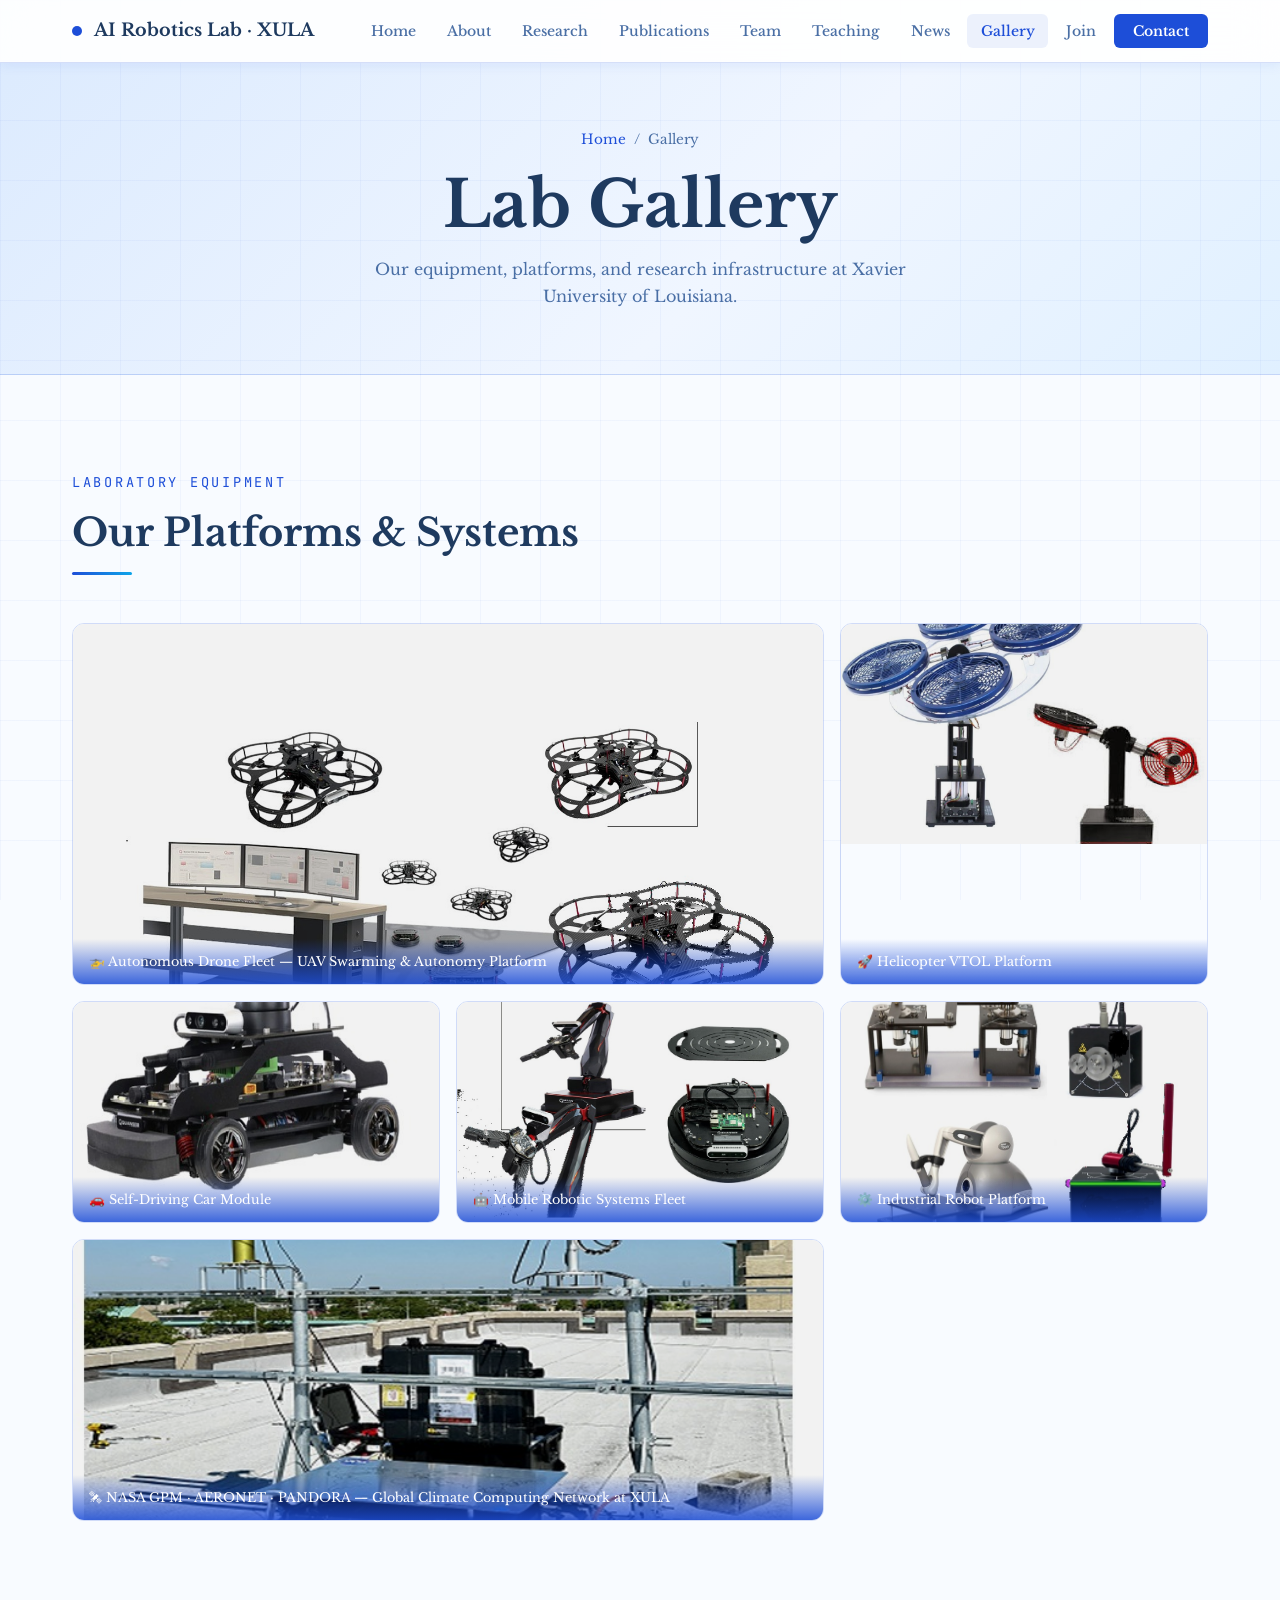
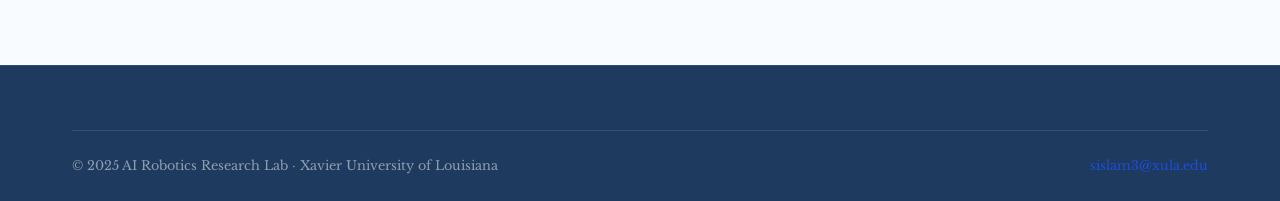
<file: gallery/index.html>
<!DOCTYPE html>
<html lang="en">
<head>
  <meta charset="UTF-8"/>
  <meta name="viewport" content="width=device-width, initial-scale=1.0"/>
  <title>Gallery — AI Robotics Lab XULA</title>
  <link rel="stylesheet" href="../assets/css/style.css"/>
  <link rel="icon" href="data:image/svg+xml,<svg xmlns='http://www.w3.org/2000/svg' viewBox='0 0 100 100'><text y='.9em' font-size='90'>🤖</text></svg>"/>
</head>
<body>
<nav class="navbar">
  <div class="container nav-inner">
    <a href="../index.html" class="nav-brand"><span class="dot"></span>AI Robotics Lab · XULA</a>
    <ul class="nav-links">
      <li><a href="../index.html">Home</a></li>
      <li><a href="../about/index.html">About</a></li>
      <li><a href="../research/index.html">Research</a></li>
      <li><a href="../publications/index.html">Publications</a></li>
      <li><a href="../team/index.html">Team</a></li>
      <li><a href="../teaching/index.html">Teaching</a></li>
      <li><a href="../news/index.html">News</a></li>
      <li><a href="index.html" class="active">Gallery</a></li>
      <li><a href="../join/index.html">Join</a></li>
      <li><a href="../contact/index.html" class="nav-cta">Contact</a></li>
    </ul>
    <div class="hamburger"><span></span><span></span><span></span></div>
  </div>
</nav>

<section class="page-hero">
  <div class="container">
    <div class="breadcrumb"><a href="../index.html">Home</a><span>/</span><span>Gallery</span></div>
    <h1>Lab Gallery</h1>
    <p style="color:var(--muted);max-width:600px;margin:0 auto;">Our equipment, platforms, and research infrastructure at Xavier University of Louisiana.</p>
  </div>
</section>

<section class="section">
  <div class="container">
    <div class="section-subtitle">Laboratory Equipment</div>
    <h2 class="section-title">Our Platforms &amp; Systems</h2>
    <div class="section-divider"></div>
    <div class="lab-grid" style="margin-bottom:3rem;">
      <div class="lab-grid-item wide">
        <img src="../assets/images/drone.jpg" alt="Autonomous Drone Fleet" style="height:360px;"/>
        <div class="caption">🚁 Autonomous Drone Fleet — UAV Swarming &amp; Autonomy Platform</div>
      </div>
      <div class="lab-grid-item">
        <img src="../assets/images/helicopter_vtol.jpg" alt="Helicopter VTOL"/>
        <div class="caption">🚀 Helicopter VTOL Platform</div>
      </div>
      <div class="lab-grid-item">
        <img src="../assets/images/self_driving_car.jpg" alt="Self-Driving Car Module"/>
        <div class="caption">🚗 Self-Driving Car Module</div>
      </div>
      <div class="lab-grid-item">
        <img src="../assets/images/mobile_robot.jpg" alt="Mobile Robot Systems"/>
        <div class="caption">🤖 Mobile Robotic Systems Fleet</div>
      </div>
      <div class="lab-grid-item">
        <img src="../assets/images/industrial_robot.jpg" alt="Industrial Robot"/>
        <div class="caption">⚙️ Industrial Robot Platform</div>
      </div>
      <div class="lab-grid-item wide">
        <img src="../assets/images/nasa_equipment.jpg" alt="NASA Equipment at XULA" style="height:280px;"/>
        <div class="caption">🛰 NASA GPM · AERONET · PANDORA — Global Climate Computing Network at XULA</div>
      </div>
    </div>
  </div>
</section>

<footer>
  <div class="container">
    <div class="footer-bottom">
      <span>© 2025 AI Robotics Research Lab · Xavier University of Louisiana</span>
      <a href="mailto:sislam3@xula.edu" style="color:var(--accent);">sislam3@xula.edu</a>
    </div>
  </div>
</footer>
<script src="../assets/js/main.js"></script>
</body>
</html>
</file>
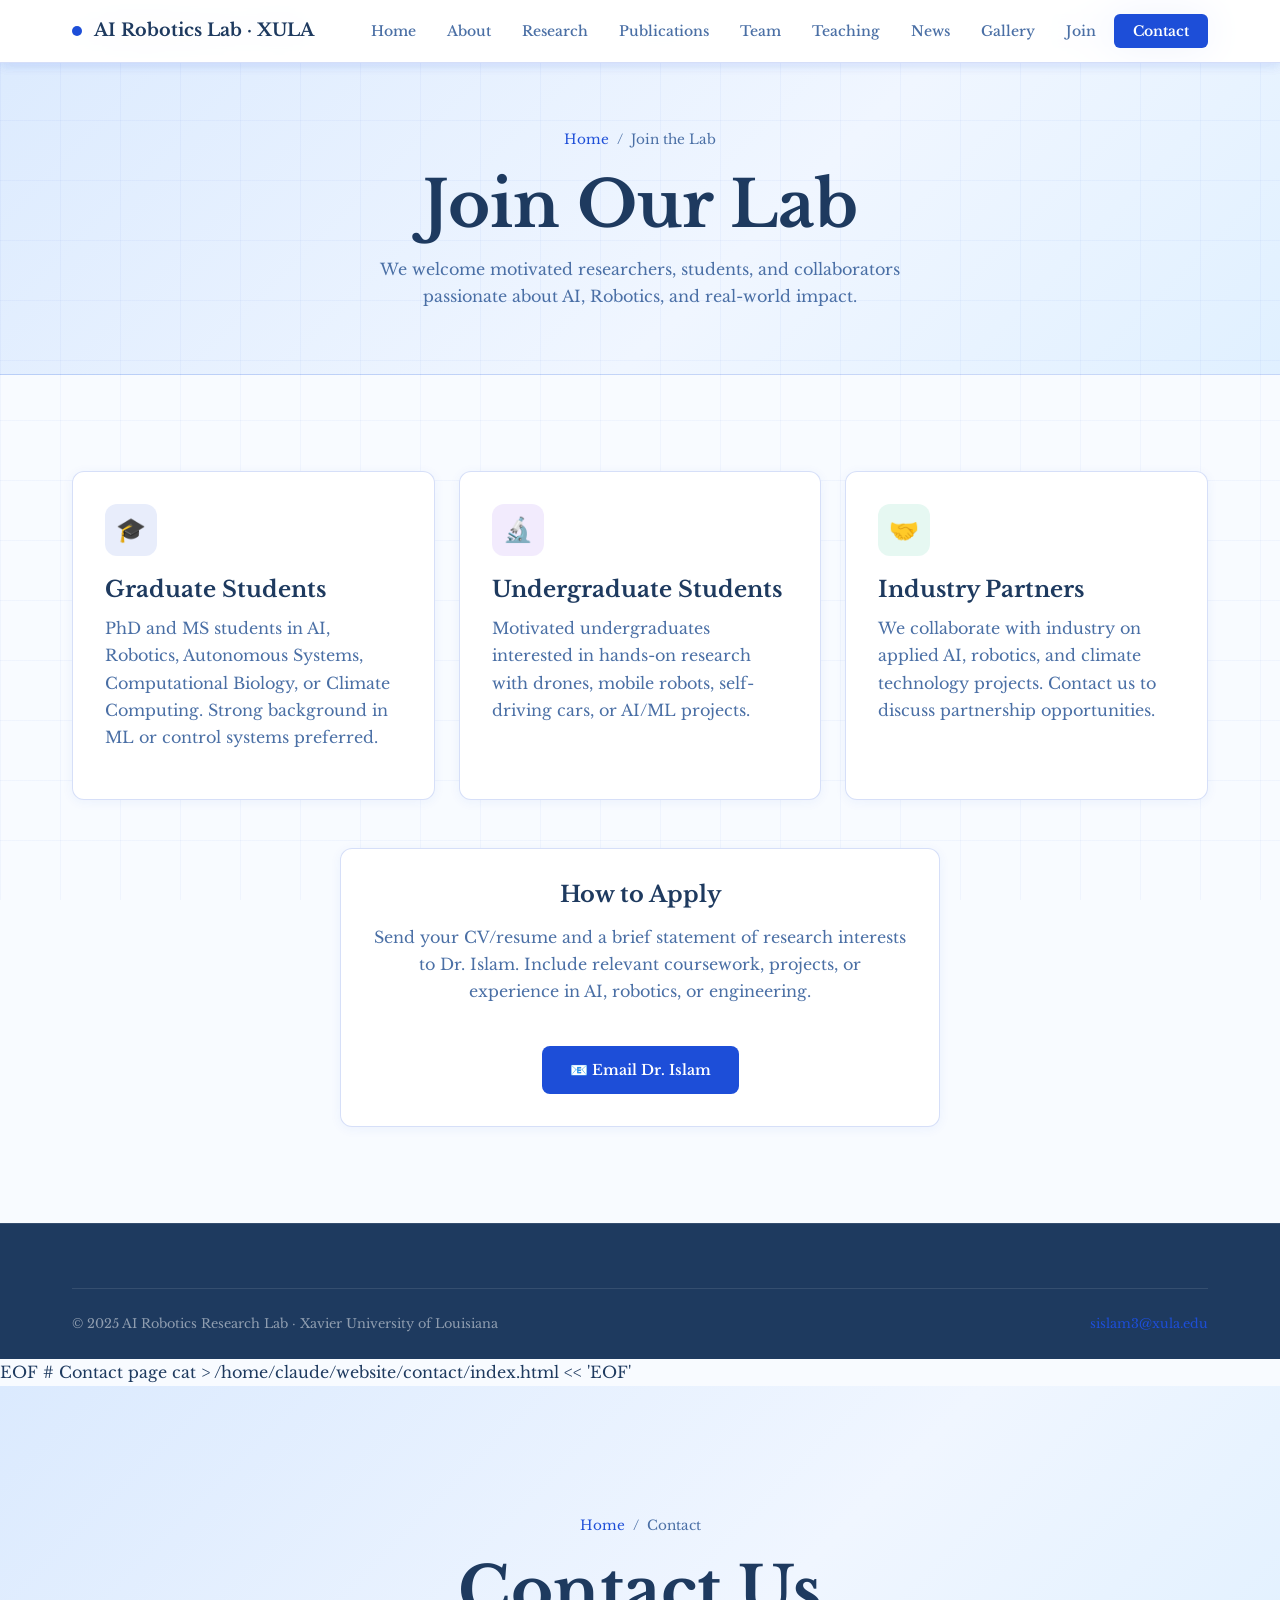
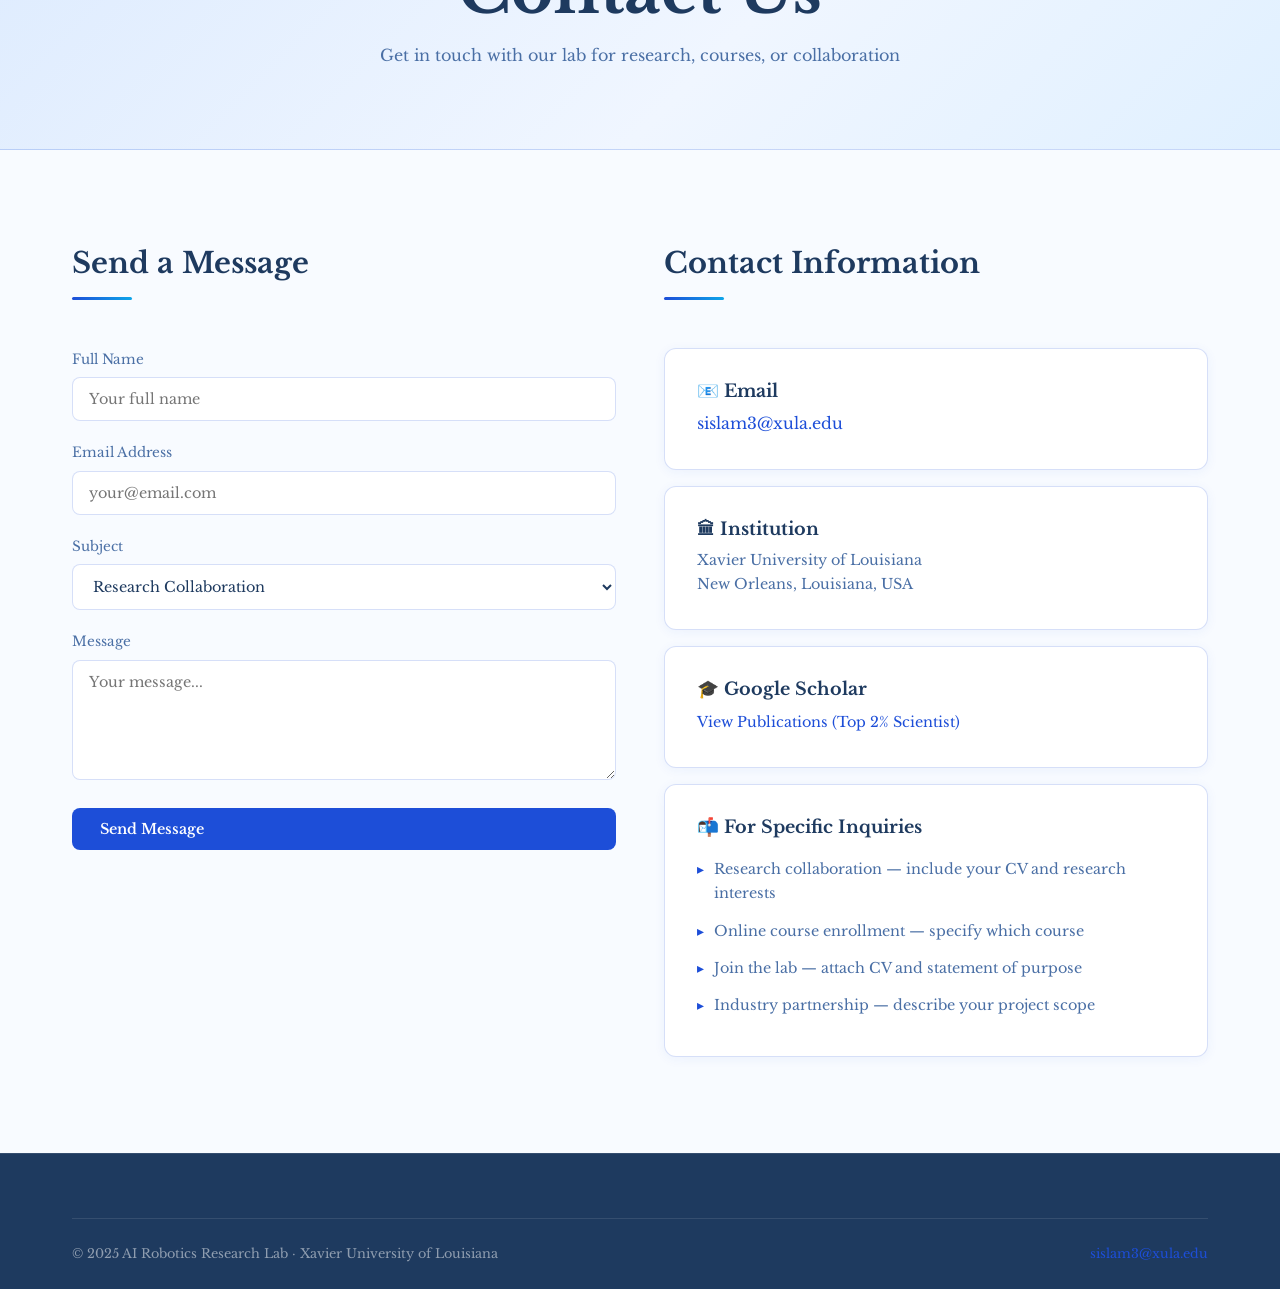
<file: join/index.html>
<!DOCTYPE html>
<html lang="en">
<head>
  <meta charset="UTF-8"/>
  <meta name="viewport" content="width=device-width, initial-scale=1.0"/>
  <title>Join the Lab — AI Robotics Lab XULA</title>
  <link rel="stylesheet" href="../assets/css/style.css"/>
</head>
<body>
<nav class="navbar">
  <div class="container nav-inner">
    <a href="../index.html" class="nav-brand"><span class="dot"></span>AI Robotics Lab · XULA</a>
    <ul class="nav-links">
      <li><a href="../index.html">Home</a></li>
      <li><a href="../about/index.html">About</a></li>
      <li><a href="../research/index.html">Research</a></li>
      <li><a href="../publications/index.html">Publications</a></li>
      <li><a href="../team/index.html">Team</a></li>
      <li><a href="../teaching/index.html">Teaching</a></li>
      <li><a href="../news/index.html">News</a></li>
      <li><a href="../gallery/index.html">Gallery</a></li>
      <li><a href="index.html" class="active">Join</a></li>
      <li><a href="../contact/index.html" class="nav-cta">Contact</a></li>
    </ul>
    <div class="hamburger"><span></span><span></span><span></span></div>
  </div>
</nav>
<section class="page-hero">
  <div class="container">
    <div class="breadcrumb"><a href="../index.html">Home</a><span>/</span><span>Join the Lab</span></div>
    <h1>Join Our Lab</h1>
    <p style="color:var(--muted);max-width:560px;margin:0 auto;">We welcome motivated researchers, students, and collaborators passionate about AI, Robotics, and real-world impact.</p>
  </div>
</section>
<section class="section">
  <div class="container">
    <div class="grid-3" style="margin-bottom:3rem;">
      <div class="card"><div class="card-icon blue">🎓</div><h3 style="color:#fff;margin-bottom:.75rem;">Graduate Students</h3><p>PhD and MS students in AI, Robotics, Autonomous Systems, Computational Biology, or Climate Computing. Strong background in ML or control systems preferred.</p></div>
      <div class="card"><div class="card-icon purple">🔬</div><h3 style="color:#fff;margin-bottom:.75rem;">Undergraduate Students</h3><p>Motivated undergraduates interested in hands-on research with drones, mobile robots, self-driving cars, or AI/ML projects.</p></div>
      <div class="card"><div class="card-icon green">🤝</div><h3 style="color:#fff;margin-bottom:.75rem;">Industry Partners</h3><p>We collaborate with industry on applied AI, robotics, and climate technology projects. Contact us to discuss partnership opportunities.</p></div>
    </div>
    <div class="card" style="max-width:600px;margin:0 auto;text-align:center;">
      <h3 style="color:#fff;margin-bottom:1rem;">How to Apply</h3>
      <p>Send your CV/resume and a brief statement of research interests to Dr. Islam. Include relevant coursework, projects, or experience in AI, robotics, or engineering.</p>
      <a href="mailto:sislam3@xula.edu?subject=Lab Application" class="btn btn-primary" style="margin-top:1.5rem;">📧 Email Dr. Islam</a>
    </div>
  </div>
</section>
<footer><div class="container"><div class="footer-bottom"><span>© 2025 AI Robotics Research Lab · Xavier University of Louisiana</span><a href="mailto:sislam3@xula.edu" style="color:var(--accent);">sislam3@xula.edu</a></div></div></footer>
<script src="../assets/js/main.js"></script>
</body>
</html>
EOF

# Contact page
cat > /home/claude/website/contact/index.html << 'EOF'
<!DOCTYPE html>
<html lang="en">
<head>
  <meta charset="UTF-8"/>
  <meta name="viewport" content="width=device-width, initial-scale=1.0"/>
  <title>Contact — AI Robotics Lab XULA</title>
  <link rel="stylesheet" href="../assets/css/style.css"/>
</head>
<body>
<nav class="navbar">
  <div class="container nav-inner">
    <a href="../index.html" class="nav-brand"><span class="dot"></span>AI Robotics Lab · XULA</a>
    <ul class="nav-links">
      <li><a href="../index.html">Home</a></li>
      <li><a href="../about/index.html">About</a></li>
      <li><a href="../research/index.html">Research</a></li>
      <li><a href="../publications/index.html">Publications</a></li>
      <li><a href="../team/index.html">Team</a></li>
      <li><a href="../teaching/index.html">Teaching</a></li>
      <li><a href="../news/index.html">News</a></li>
      <li><a href="../gallery/index.html">Gallery</a></li>
      <li><a href="../join/index.html">Join</a></li>
      <li><a href="index.html" class="active nav-cta">Contact</a></li>
    </ul>
    <div class="hamburger"><span></span><span></span><span></span></div>
  </div>
</nav>
<section class="page-hero">
  <div class="container">
    <div class="breadcrumb"><a href="../index.html">Home</a><span>/</span><span>Contact</span></div>
    <h1>Contact Us</h1>
    <p style="color:var(--muted);">Get in touch with our lab for research, courses, or collaboration</p>
  </div>
</section>
<section class="section">
  <div class="container">
    <div class="grid-2" style="gap:3rem;align-items:start;">
      <div>
        <h2 class="section-title" style="font-size:1.8rem;">Send a Message</h2>
        <div class="section-divider"></div>
        <form id="contact-form">
          <div class="form-group"><label>Full Name</label><input type="text" placeholder="Your full name" required/></div>
          <div class="form-group"><label>Email Address</label><input type="email" placeholder="your@email.com" required/></div>
          <div class="form-group"><label>Subject</label>
            <select>
              <option>Research Collaboration</option>
              <option>Course Enrollment</option>
              <option>Join the Lab</option>
              <option>Industry Partnership</option>
              <option>General Inquiry</option>
            </select>
          </div>
          <div class="form-group"><label>Message</label><textarea placeholder="Your message..." required></textarea></div>
          <button type="submit" class="btn btn-primary" style="width:100%;">Send Message</button>
        </form>
      </div>
      <div>
        <h2 class="section-title" style="font-size:1.8rem;">Contact Information</h2>
        <div class="section-divider"></div>
        <div class="card" style="margin-bottom:1rem;">
          <h4 style="color:#fff;margin-bottom:.5rem;">📧 Email</h4>
          <a href="mailto:sislam3@xula.edu" style="color:var(--accent);font-size:1rem;">sislam3@xula.edu</a>
        </div>
        <div class="card" style="margin-bottom:1rem;">
          <h4 style="color:#fff;margin-bottom:.5rem;">🏛 Institution</h4>
          <p style="margin:0;font-size:.9rem;">Xavier University of Louisiana<br/>New Orleans, Louisiana, USA</p>
        </div>
        <div class="card" style="margin-bottom:1rem;">
          <h4 style="color:#fff;margin-bottom:.5rem;">🎓 Google Scholar</h4>
          <a href="https://scholar.google.com/citations?user=tYVDFI0AAAAJ&hl=en" target="_blank" style="color:var(--accent);font-size:.9rem;">View Publications (Top 2% Scientist)</a>
        </div>
        <div class="card">
          <h4 style="color:#fff;margin-bottom:.75rem;">📬 For Specific Inquiries</h4>
          <ul class="styled-list" style="font-size:.875rem;">
            <li>Research collaboration — include your CV and research interests</li>
            <li>Online course enrollment — specify which course</li>
            <li>Join the lab — attach CV and statement of purpose</li>
            <li>Industry partnership — describe your project scope</li>
          </ul>
        </div>
      </div>
    </div>
  </div>
</section>
<footer><div class="container"><div class="footer-bottom"><span>© 2025 AI Robotics Research Lab · Xavier University of Louisiana</span><a href="mailto:sislam3@xula.edu" style="color:var(--accent);">sislam3@xula.edu</a></div></div></footer>
<script src="../assets/js/main.js"></script>
</body>
</html>
</file>
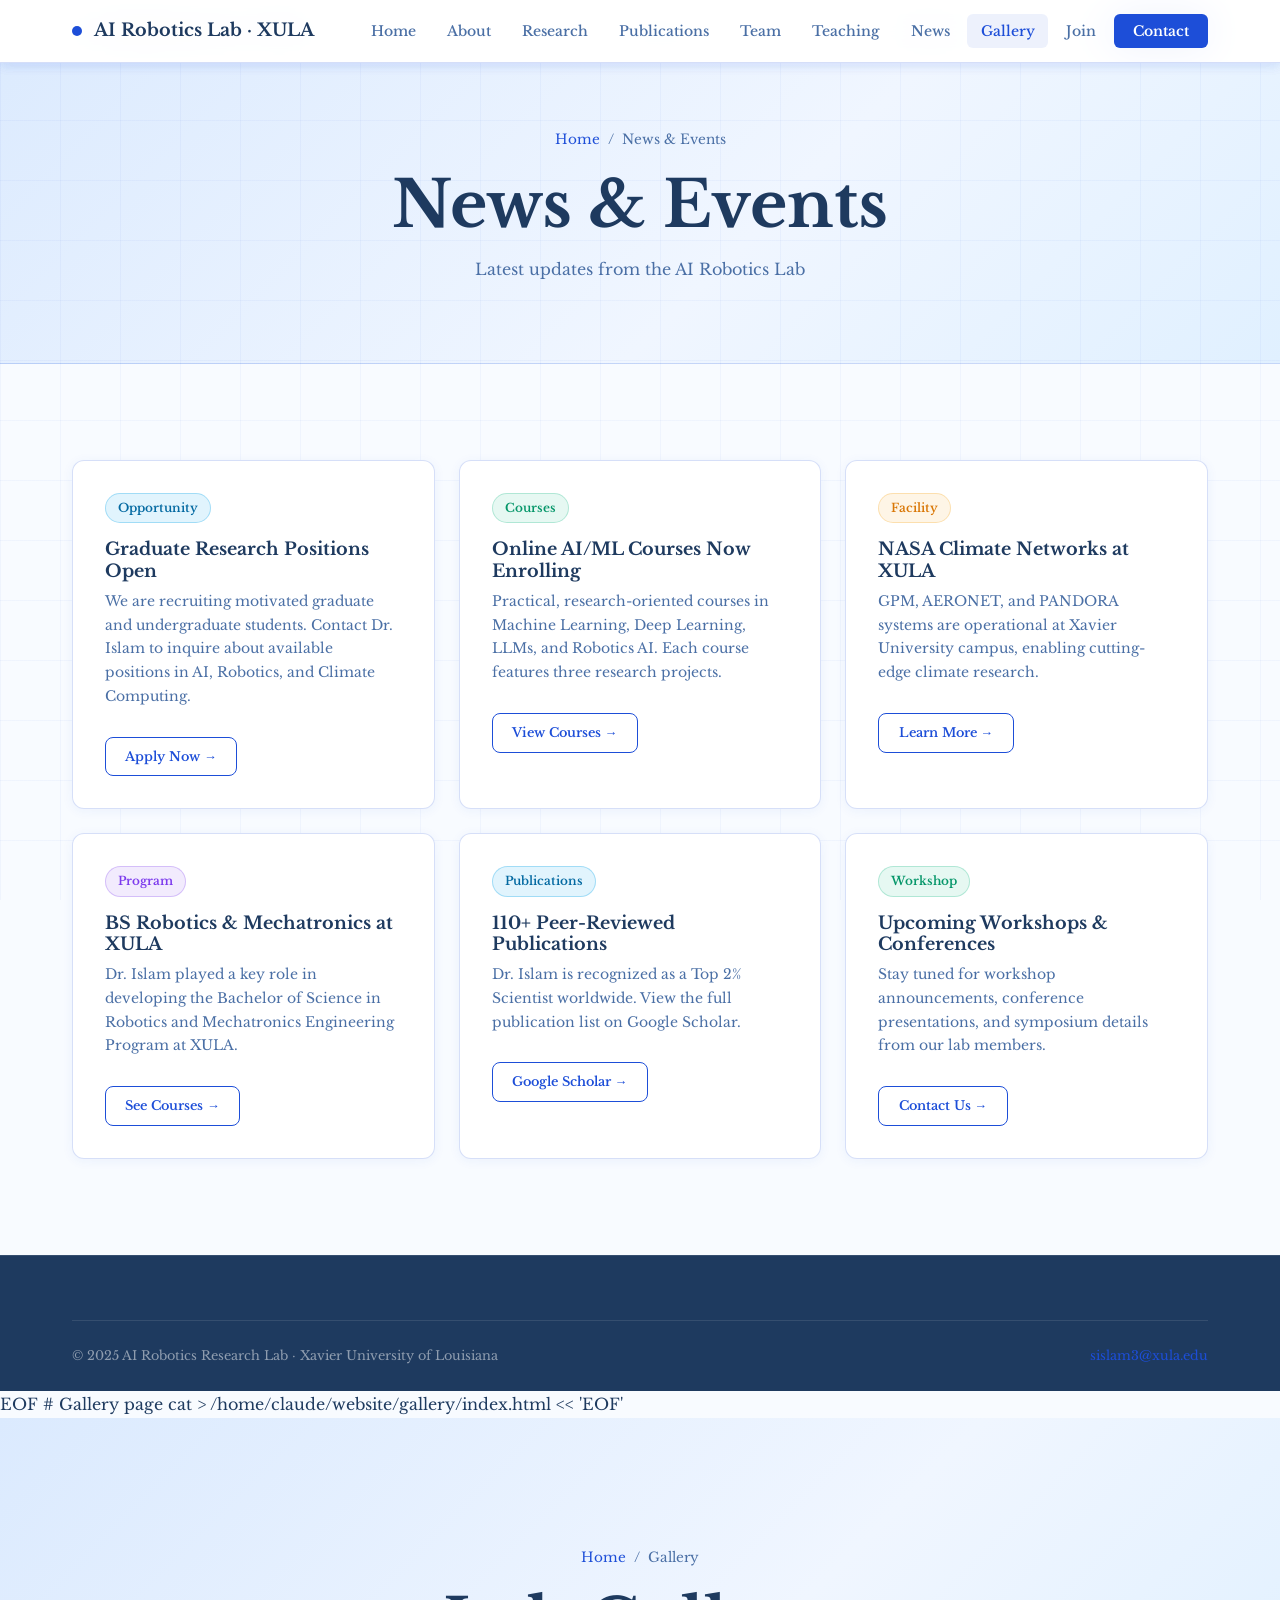
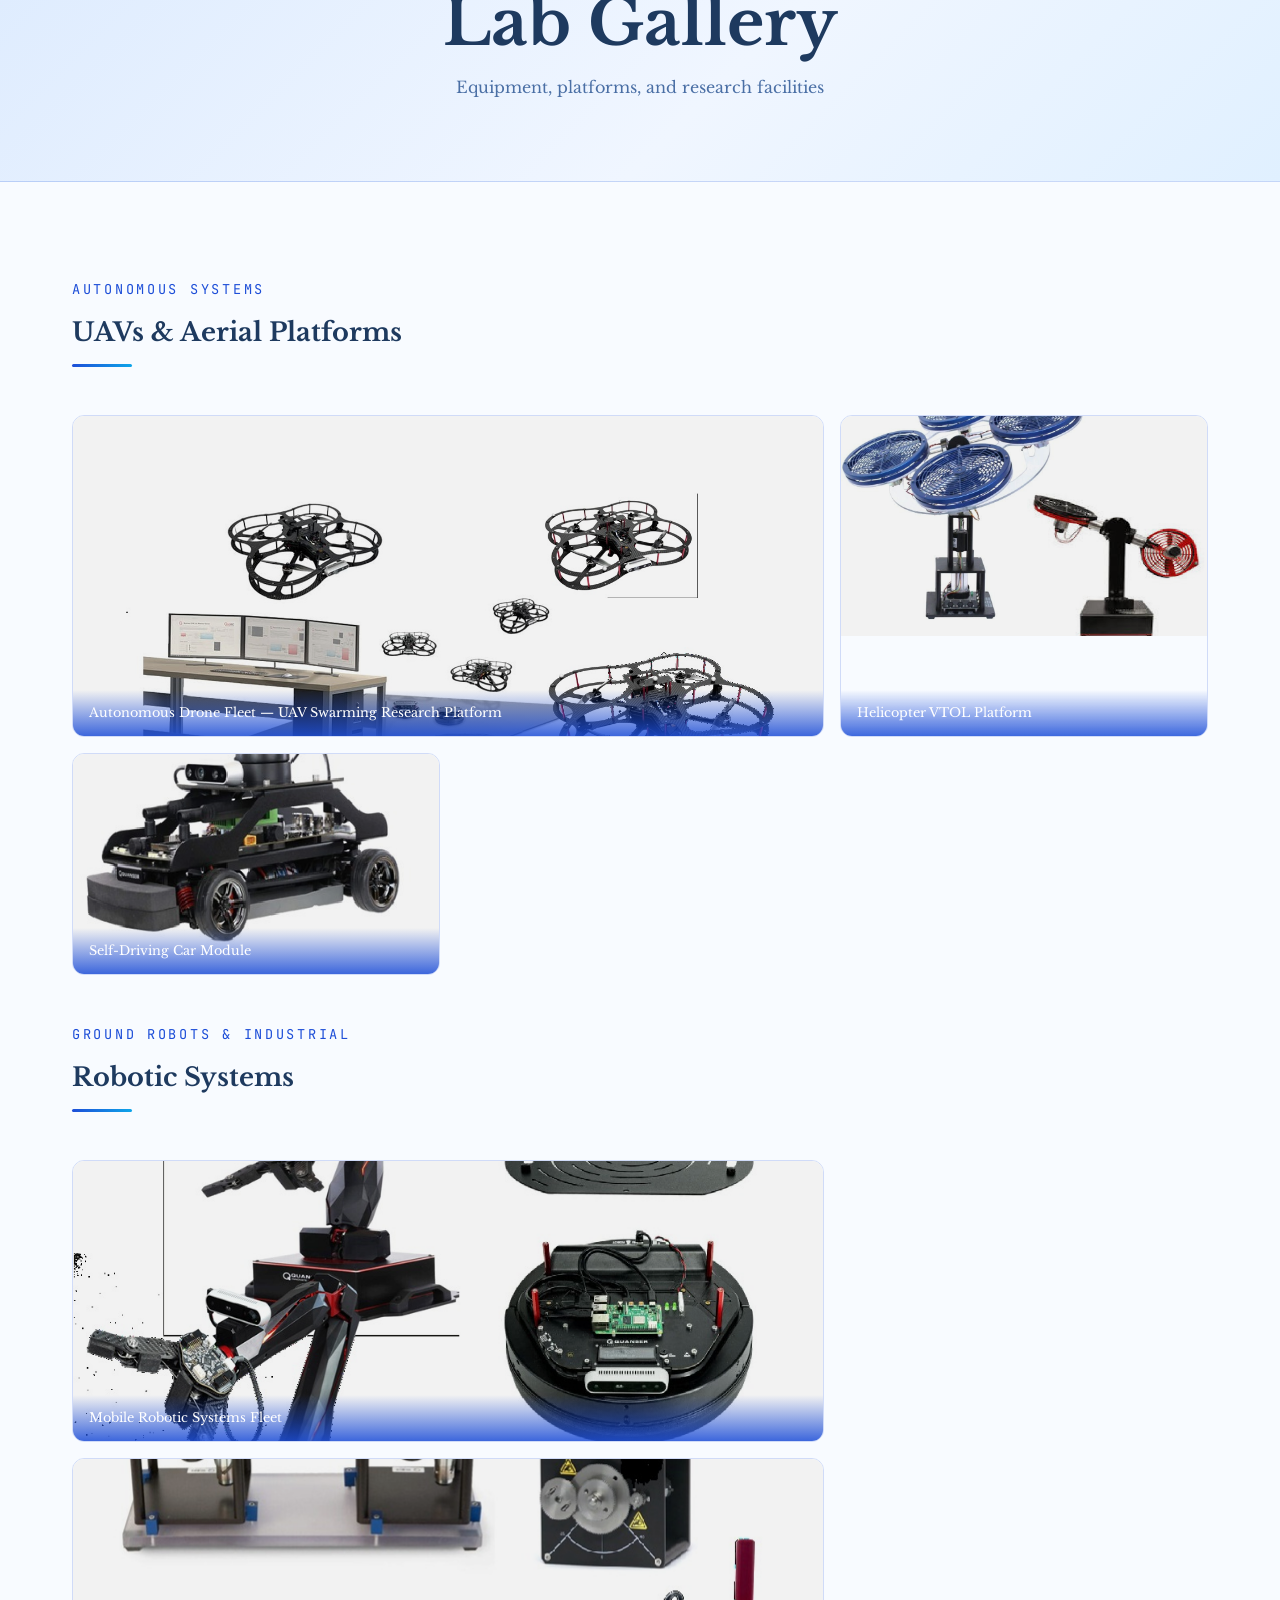
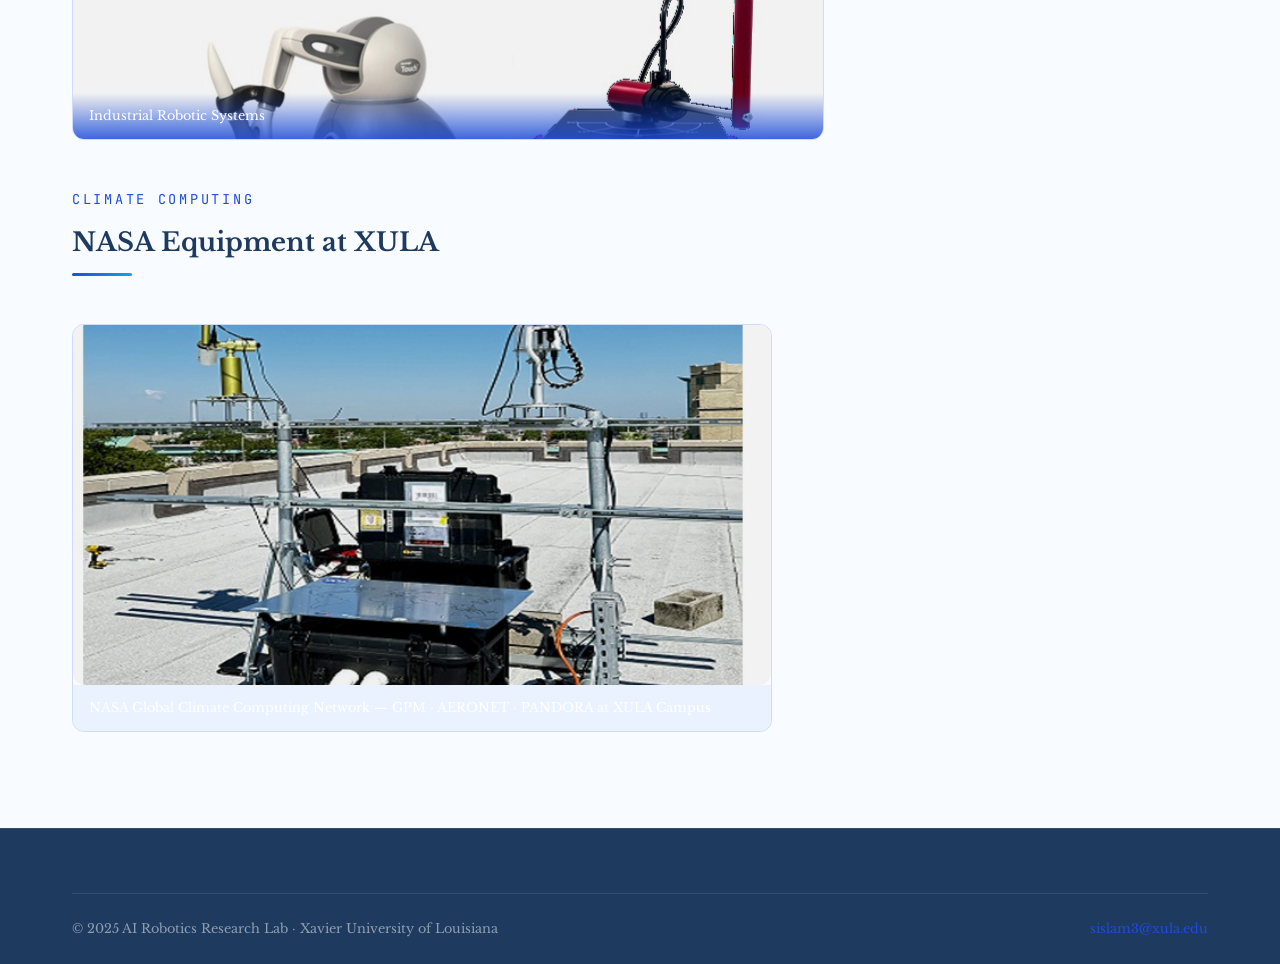
<file: news/index.html>
<!DOCTYPE html>
<html lang="en">
<head>
  <meta charset="UTF-8"/>
  <meta name="viewport" content="width=device-width, initial-scale=1.0"/>
  <title>News & Events — AI Robotics Lab XULA</title>
  <link rel="stylesheet" href="../assets/css/style.css"/>
</head>
<body>
<nav class="navbar">
  <div class="container nav-inner">
    <a href="../index.html" class="nav-brand"><span class="dot"></span>AI Robotics Lab · XULA</a>
    <ul class="nav-links">
      <li><a href="../index.html">Home</a></li>
      <li><a href="../about/index.html">About</a></li>
      <li><a href="../research/index.html">Research</a></li>
      <li><a href="../publications/index.html">Publications</a></li>
      <li><a href="../team/index.html">Team</a></li>
      <li><a href="../teaching/index.html">Teaching</a></li>
      <li><a href="index.html" class="active">News</a></li>
      <li><a href="../gallery/index.html">Gallery</a></li>
      <li><a href="../join/index.html">Join</a></li>
      <li><a href="../contact/index.html" class="nav-cta">Contact</a></li>
    </ul>
    <div class="hamburger"><span></span><span></span><span></span></div>
  </div>
</nav>
<section class="page-hero">
  <div class="container">
    <div class="breadcrumb"><a href="../index.html">Home</a><span>/</span><span>News &amp; Events</span></div>
    <h1>News &amp; Events</h1>
    <p style="color:var(--muted);">Latest updates from the AI Robotics Lab</p>
  </div>
</section>
<section class="section">
  <div class="container">
    <div class="grid-3">
      <div class="card"><span class="badge-glow cyan" style="margin-bottom:1rem;display:inline-block;">Opportunity</span><h4 style="color:#fff;margin-bottom:.5rem;">Graduate Research Positions Open</h4><p style="font-size:.875rem;">We are recruiting motivated graduate and undergraduate students. Contact Dr. Islam to inquire about available positions in AI, Robotics, and Climate Computing.</p><a href="../join/index.html" class="btn btn-outline btn-sm" style="margin-top:.75rem;">Apply Now →</a></div>
      <div class="card"><span class="badge-glow green" style="margin-bottom:1rem;display:inline-block;">Courses</span><h4 style="color:#fff;margin-bottom:.5rem;">Online AI/ML Courses Now Enrolling</h4><p style="font-size:.875rem;">Practical, research-oriented courses in Machine Learning, Deep Learning, LLMs, and Robotics AI. Each course features three research projects.</p><a href="../teaching/index.html" class="btn btn-outline btn-sm" style="margin-top:.75rem;">View Courses →</a></div>
      <div class="card"><span class="badge-glow amber" style="margin-bottom:1rem;display:inline-block;">Facility</span><h4 style="color:#fff;margin-bottom:.5rem;">NASA Climate Networks at XULA</h4><p style="font-size:.875rem;">GPM, AERONET, and PANDORA systems are operational at Xavier University campus, enabling cutting-edge climate research.</p><a href="../research/index.html#climate" class="btn btn-outline btn-sm" style="margin-top:.75rem;">Learn More →</a></div>
      <div class="card"><span class="badge-glow purple" style="margin-bottom:1rem;display:inline-block;">Program</span><h4 style="color:#fff;margin-bottom:.5rem;">BS Robotics &amp; Mechatronics at XULA</h4><p style="font-size:.875rem;">Dr. Islam played a key role in developing the Bachelor of Science in Robotics and Mechatronics Engineering Program at XULA.</p><a href="../teaching/index.html#xula" class="btn btn-outline btn-sm" style="margin-top:.75rem;">See Courses →</a></div>
      <div class="card"><span class="badge-glow cyan" style="margin-bottom:1rem;display:inline-block;">Publications</span><h4 style="color:#fff;margin-bottom:.5rem;">110+ Peer-Reviewed Publications</h4><p style="font-size:.875rem;">Dr. Islam is recognized as a Top 2% Scientist worldwide. View the full publication list on Google Scholar.</p><a href="https://scholar.google.com/citations?user=tYVDFI0AAAAJ&hl=en" target="_blank" class="btn btn-outline btn-sm" style="margin-top:.75rem;">Google Scholar →</a></div>
      <div class="card"><span class="badge-glow green" style="margin-bottom:1rem;display:inline-block;">Workshop</span><h4 style="color:#fff;margin-bottom:.5rem;">Upcoming Workshops &amp; Conferences</h4><p style="font-size:.875rem;">Stay tuned for workshop announcements, conference presentations, and symposium details from our lab members.</p><a href="../contact/index.html" class="btn btn-outline btn-sm" style="margin-top:.75rem;">Contact Us →</a></div>
    </div>
  </div>
</section>
<footer><div class="container"><div class="footer-bottom"><span>© 2025 AI Robotics Research Lab · Xavier University of Louisiana</span><a href="mailto:sislam3@xula.edu" style="color:var(--accent);">sislam3@xula.edu</a></div></div></footer>
<script src="../assets/js/main.js"></script>
</body>
</html>
EOF

# Gallery page
cat > /home/claude/website/gallery/index.html << 'EOF'
<!DOCTYPE html>
<html lang="en">
<head>
  <meta charset="UTF-8"/>
  <meta name="viewport" content="width=device-width, initial-scale=1.0"/>
  <title>Gallery — AI Robotics Lab XULA</title>
  <link rel="stylesheet" href="../assets/css/style.css"/>
</head>
<body>
<nav class="navbar">
  <div class="container nav-inner">
    <a href="../index.html" class="nav-brand"><span class="dot"></span>AI Robotics Lab · XULA</a>
    <ul class="nav-links">
      <li><a href="../index.html">Home</a></li>
      <li><a href="../about/index.html">About</a></li>
      <li><a href="../research/index.html">Research</a></li>
      <li><a href="../publications/index.html">Publications</a></li>
      <li><a href="../team/index.html">Team</a></li>
      <li><a href="../teaching/index.html">Teaching</a></li>
      <li><a href="../news/index.html">News</a></li>
      <li><a href="index.html" class="active">Gallery</a></li>
      <li><a href="../join/index.html">Join</a></li>
      <li><a href="../contact/index.html" class="nav-cta">Contact</a></li>
    </ul>
    <div class="hamburger"><span></span><span></span><span></span></div>
  </div>
</nav>
<section class="page-hero">
  <div class="container">
    <div class="breadcrumb"><a href="../index.html">Home</a><span>/</span><span>Gallery</span></div>
    <h1>Lab Gallery</h1>
    <p style="color:var(--muted);">Equipment, platforms, and research facilities</p>
  </div>
</section>
<section class="section">
  <div class="container">
    <div class="section-subtitle">Autonomous Systems</div>
    <h2 class="section-title" style="font-size:1.6rem;">UAVs &amp; Aerial Platforms</h2>
    <div class="section-divider"></div>
    <div class="lab-grid" style="margin-bottom:3rem;">
      <div class="lab-grid-item wide"><img src="../assets/images/drone.jpg" alt="Drone Fleet" style="height:320px;"/><div class="caption">Autonomous Drone Fleet — UAV Swarming Research Platform</div></div>
      <div class="lab-grid-item"><img src="../assets/images/helicopter_vtol.jpg" alt="Helicopter VTOL"/><div class="caption">Helicopter VTOL Platform</div></div>
      <div class="lab-grid-item"><img src="../assets/images/self_driving_car.jpg" alt="Self Driving Car"/><div class="caption">Self-Driving Car Module</div></div>
    </div>
    <div class="section-subtitle">Ground Robots &amp; Industrial</div>
    <h2 class="section-title" style="font-size:1.6rem;">Robotic Systems</h2>
    <div class="section-divider"></div>
    <div class="lab-grid" style="margin-bottom:3rem;">
      <div class="lab-grid-item wide"><img src="../assets/images/mobile_robot.jpg" alt="Mobile Robot" style="height:280px;"/><div class="caption">Mobile Robotic Systems Fleet</div></div>
      <div class="lab-grid-item wide"><img src="../assets/images/industrial_robot.jpg" alt="Industrial Robot" style="height:280px;"/><div class="caption">Industrial Robotic Systems</div></div>
    </div>
    <div class="section-subtitle">Climate Computing</div>
    <h2 class="section-title" style="font-size:1.6rem;">NASA Equipment at XULA</h2>
    <div class="section-divider"></div>
    <div class="lab-grid-item" style="max-width:700px;"><img src="../assets/images/nasa_equipment.jpg" alt="NASA Equipment" style="height:360px;width:100%;object-fit:cover;border-radius:var(--radius);"/><div class="caption" style="position:relative;background:rgba(13,27,62,0.8);border-radius:0 0 var(--radius) var(--radius);padding:.75rem 1rem;">NASA Global Climate Computing Network — GPM · AERONET · PANDORA at XULA Campus</div></div>
  </div>
</section>
<footer><div class="container"><div class="footer-bottom"><span>© 2025 AI Robotics Research Lab · Xavier University of Louisiana</span><a href="mailto:sislam3@xula.edu" style="color:var(--accent);">sislam3@xula.edu</a></div></div></footer>
<script src="../assets/js/main.js"></script>
</body>
</html>
</file>
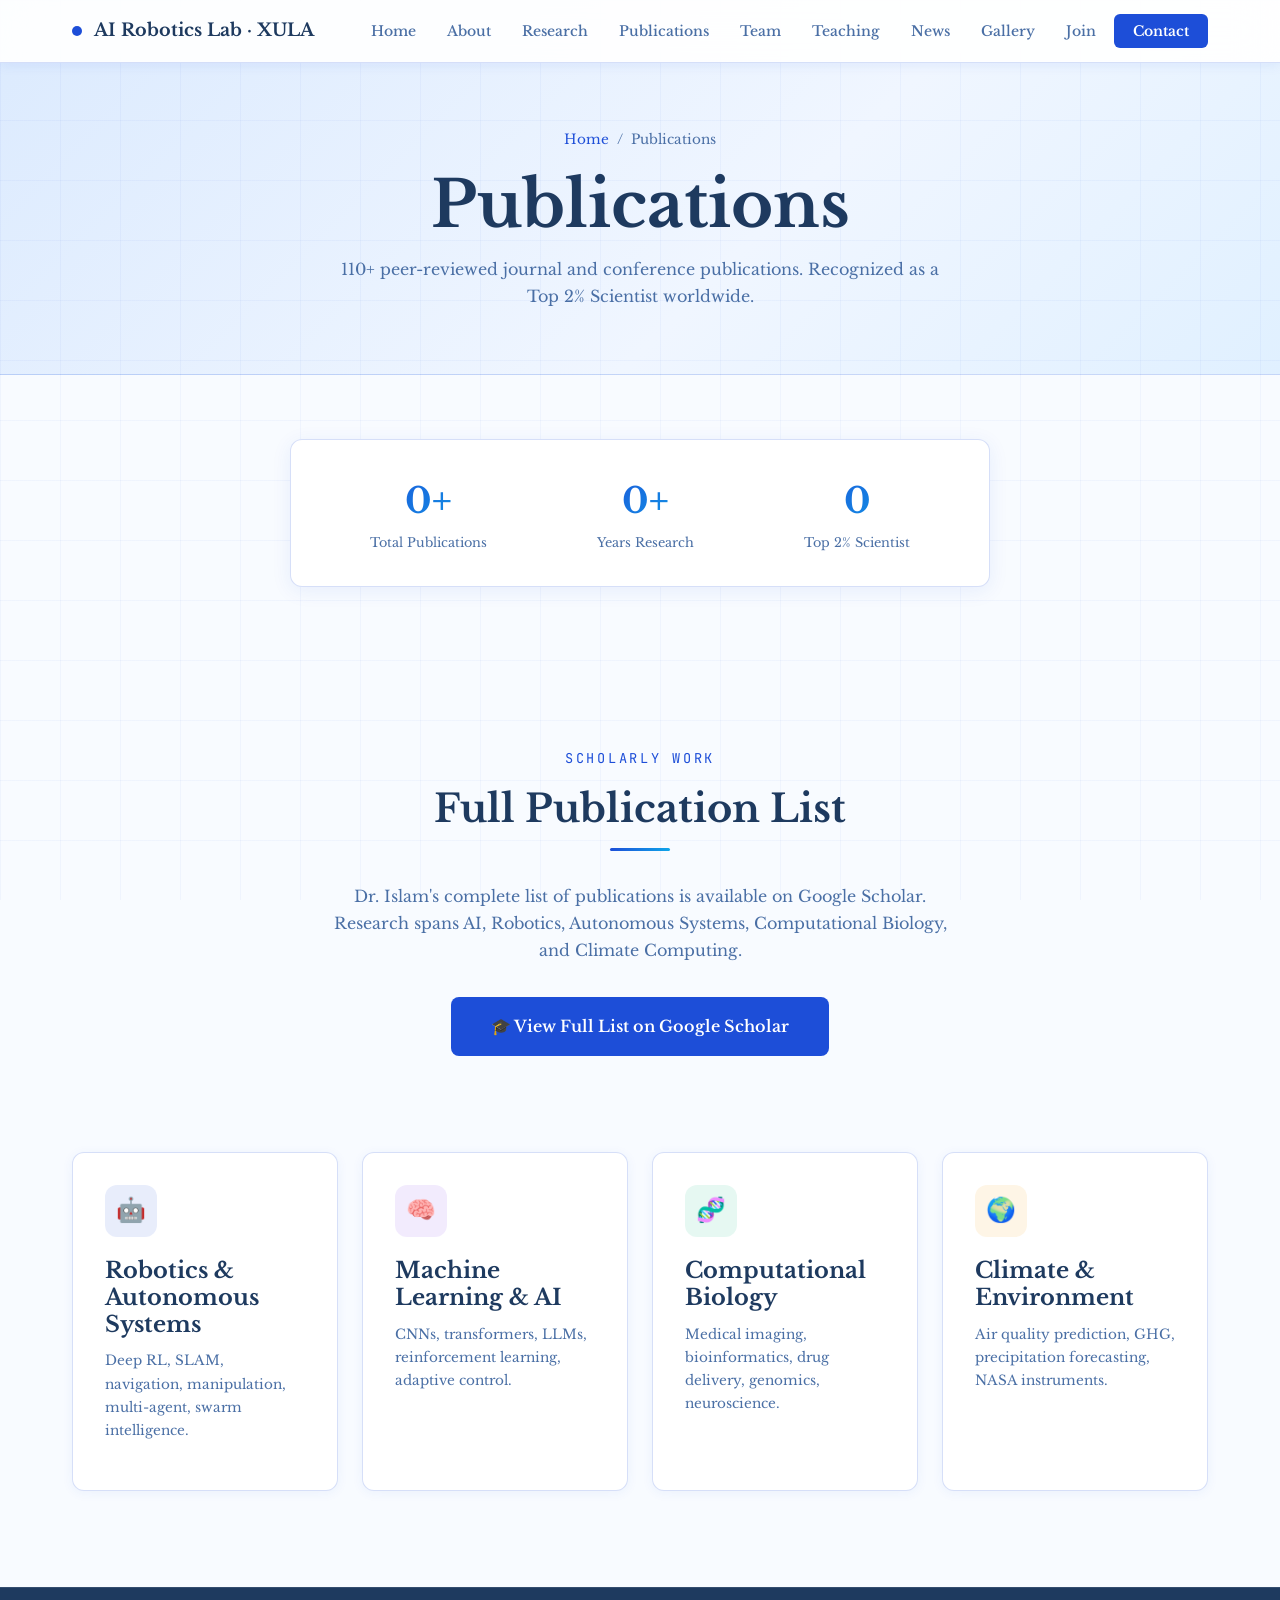
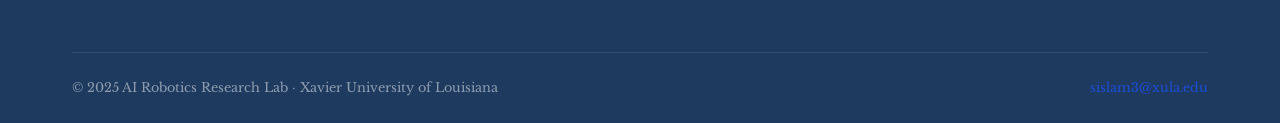
<file: publications/index.html>
<!DOCTYPE html>
<html lang="en">
<head>
  <meta charset="UTF-8"/>
  <meta name="viewport" content="width=device-width, initial-scale=1.0"/>
  <title>Publications — AI Robotics Lab XULA</title>
  <link rel="stylesheet" href="../assets/css/style.css"/>
  <link rel="icon" href="data:image/svg+xml,<svg xmlns='http://www.w3.org/2000/svg' viewBox='0 0 100 100'><text y='.9em' font-size='90'>🤖</text></svg>"/>
</head>
<body>
<nav class="navbar">
  <div class="container nav-inner">
    <a href="../index.html" class="nav-brand"><span class="dot"></span>AI Robotics Lab · XULA</a>
    <ul class="nav-links">
      <li><a href="../index.html">Home</a></li>
      <li><a href="../about/index.html">About</a></li>
      <li><a href="../research/index.html">Research</a></li>
      <li><a href="../publications/index.html">Publications</a></li>
      <li><a href="../team/index.html">Team</a></li>
      <li><a href="../teaching/index.html">Teaching</a></li>
      <li><a href="../news/index.html">News</a></li>
      <li><a href="../gallery/index.html">Gallery</a></li>
      <li><a href="../join/index.html">Join</a></li>
      <li><a href="../contact/index.html" class="nav-cta">Contact</a></li>
    </ul>
    <div class="hamburger"><span></span><span></span><span></span></div>
  </div>
</nav>

<section class="page-hero">
  <div class="container">
    <div class="breadcrumb"><a href="../index.html">Home</a><span>/</span><span>Publications</span></div>
    <h1>Publications</h1>
    <p style="color:var(--muted);max-width:620px;margin:0 auto;">110+ peer-reviewed journal and conference publications. Recognized as a Top 2% Scientist worldwide.</p>
  </div>
</section>

<section class="section-sm">
  <div class="container">
    <div class="stats-bar" style="max-width:700px;margin:0 auto;">
      <div class="stat-item"><div class="stat-num" data-target="110" data-suffix="+">0+</div><div class="stat-label">Total Publications</div></div>
      <div class="stat-item"><div class="stat-num" data-target="28" data-suffix="+">0+</div><div class="stat-label">Years Research</div></div>
      <div class="stat-item"><div class="stat-num" data-target="2">0</div><div class="stat-label">Top 2% Scientist</div></div>
    </div>
  </div>
</section>

<section class="section">
  <div class="container" style="text-align:center;">
    <div class="section-subtitle">Scholarly Work</div>
    <h2 class="section-title">Full Publication List</h2>
    <div class="section-divider" style="margin:1rem auto 2rem;"></div>
    <p style="max-width:620px;margin:0 auto 2rem;">Dr. Islam's complete list of publications is available on Google Scholar. Research spans AI, Robotics, Autonomous Systems, Computational Biology, and Climate Computing.</p>
    <a href="https://scholar.google.com/citations?user=tYVDFI0AAAAJ&hl=en" target="_blank" class="btn btn-primary" style="font-size:1rem;padding:1rem 2.5rem;margin-bottom:3rem;">
      🎓 View Full List on Google Scholar
    </a>
    <div class="grid-4" style="margin-top:3rem;text-align:left;">
      <div class="card">
        <div class="card-icon blue">🤖</div>
        <h3 style="color:#fff;margin-bottom:.75rem;">Robotics &amp; Autonomous Systems</h3>
        <p style="font-size:.85rem;">Deep RL, SLAM, navigation, manipulation, multi-agent, swarm intelligence.</p>
      </div>
      <div class="card">
        <div class="card-icon purple">🧠</div>
        <h3 style="color:#fff;margin-bottom:.75rem;">Machine Learning &amp; AI</h3>
        <p style="font-size:.85rem;">CNNs, transformers, LLMs, reinforcement learning, adaptive control.</p>
      </div>
      <div class="card">
        <div class="card-icon green">🧬</div>
        <h3 style="color:#fff;margin-bottom:.75rem;">Computational Biology</h3>
        <p style="font-size:.85rem;">Medical imaging, bioinformatics, drug delivery, genomics, neuroscience.</p>
      </div>
      <div class="card">
        <div class="card-icon amber">🌍</div>
        <h3 style="color:#fff;margin-bottom:.75rem;">Climate &amp; Environment</h3>
        <p style="font-size:.85rem;">Air quality prediction, GHG, precipitation forecasting, NASA instruments.</p>
      </div>
    </div>
  </div>
</section>

<footer>
  <div class="container">
    <div class="footer-bottom">
      <span>© 2025 AI Robotics Research Lab · Xavier University of Louisiana</span>
      <a href="mailto:sislam3@xula.edu" style="color:var(--accent);">sislam3@xula.edu</a>
    </div>
  </div>
</footer>
<script src="../assets/js/main.js"></script>
</body>
</html>
</file>
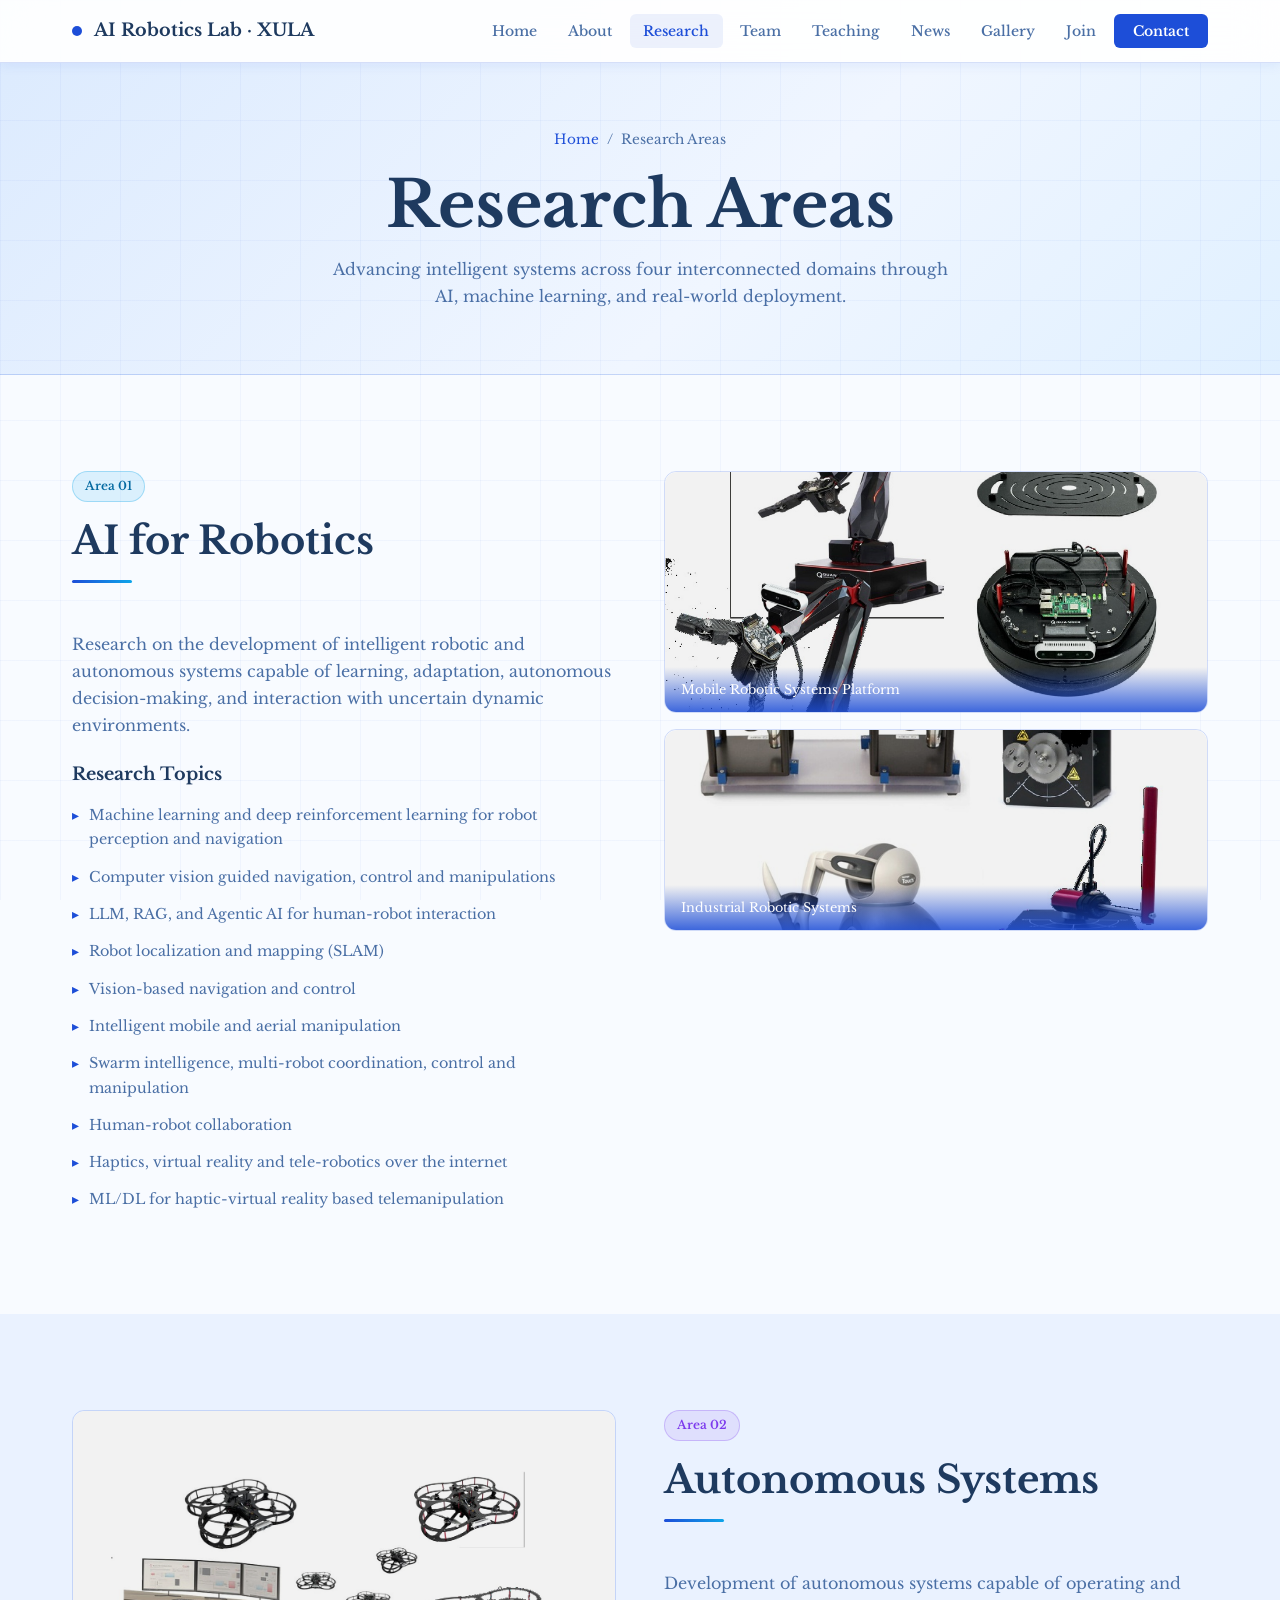
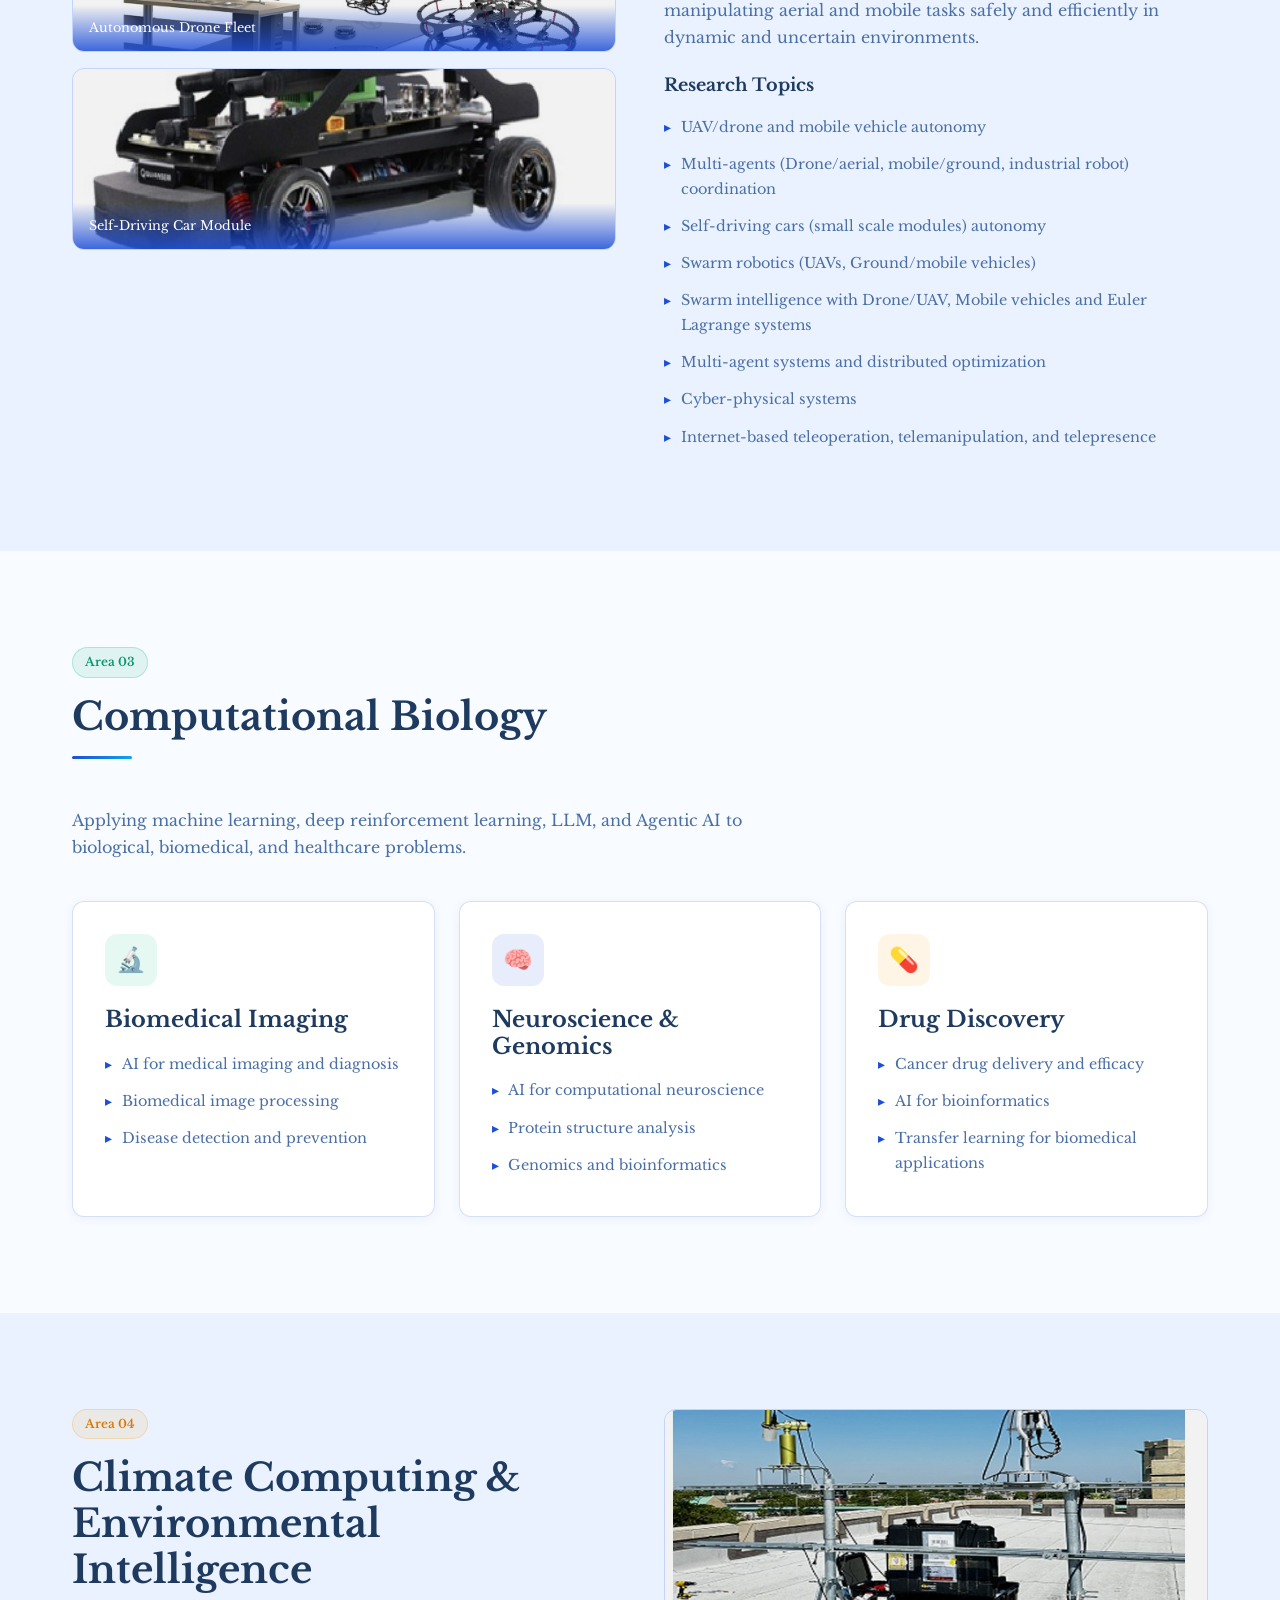
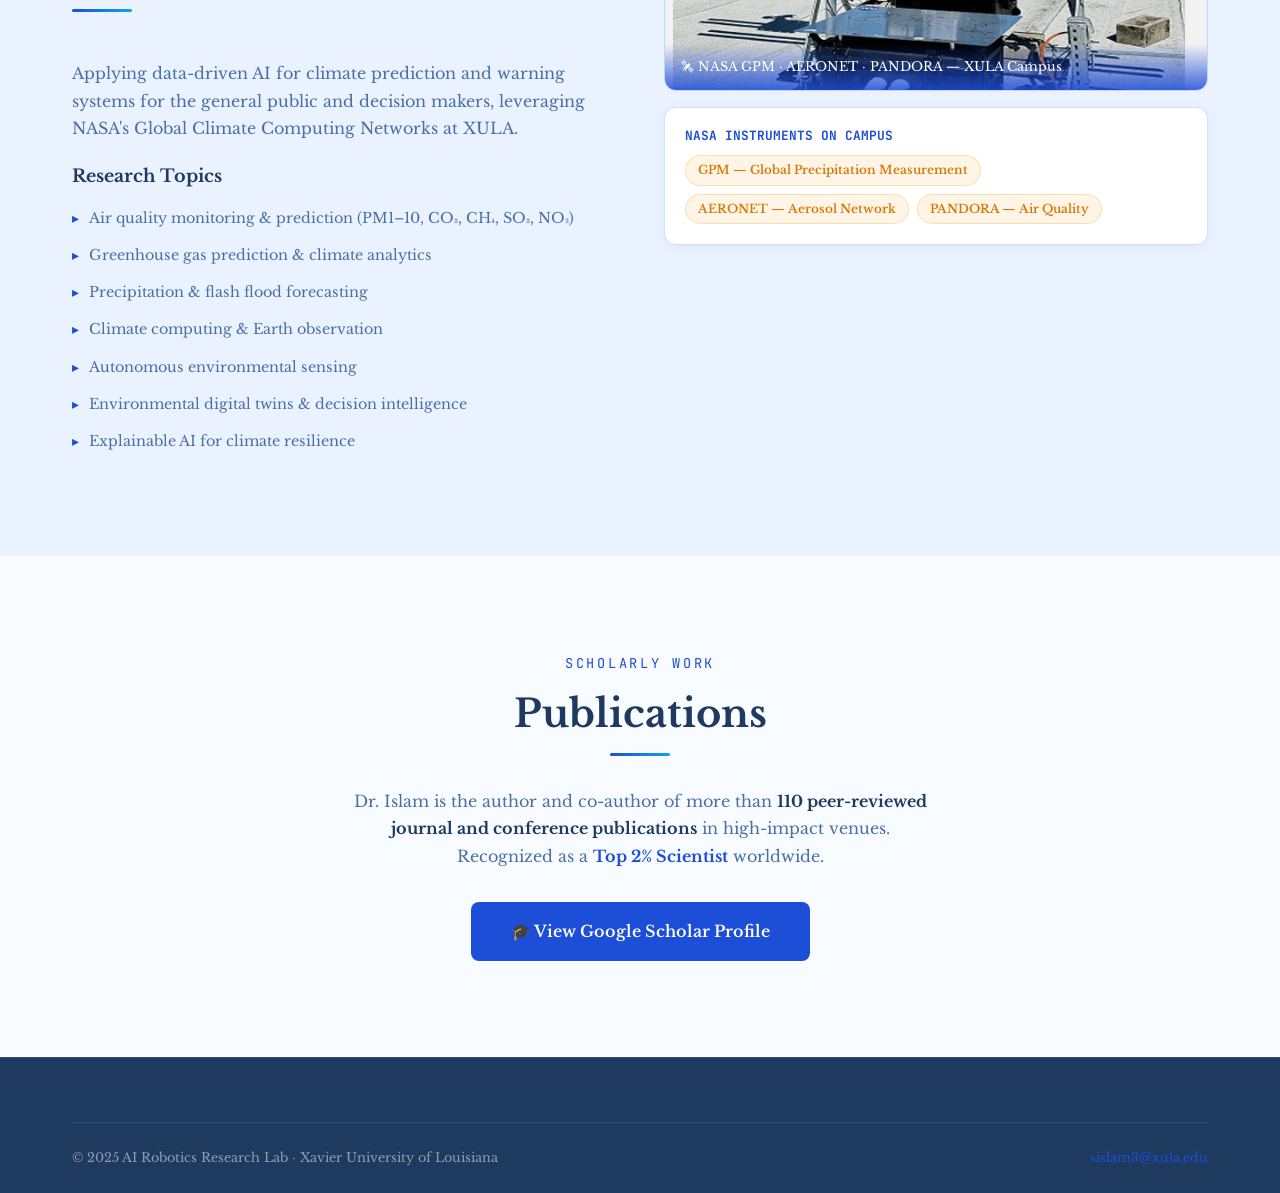
<file: research/index.html>
<!DOCTYPE html>
<html lang="en">
<head>
  <meta charset="UTF-8"/>
  <meta name="viewport" content="width=device-width, initial-scale=1.0"/>
  <title>Research Areas — AI Robotics Lab XULA</title>
  <link rel="stylesheet" href="../assets/css/style.css"/>
</head>
<body>
<nav class="navbar">
  <div class="container nav-inner">
    <a href="../index.html" class="nav-brand"><span class="dot"></span>AI Robotics Lab · XULA</a>
    <ul class="nav-links">
      <li><a href="../index.html">Home</a></li>
      <li><a href="../about/index.html">About</a></li>
      <li><a href="index.html" class="active">Research</a></li>
      <li><a href="../team/index.html">Team</a></li>
      <li><a href="../teaching/index.html">Teaching</a></li>
      <li><a href="../news/index.html">News</a></li>
      <li><a href="../gallery/index.html">Gallery</a></li>
      <li><a href="../join/index.html">Join</a></li>
      <li><a href="../contact/index.html" class="nav-cta">Contact</a></li>
    </ul>
    <div class="hamburger"><span></span><span></span><span></span></div>
  </div>
</nav>

<section class="page-hero">
  <div class="container">
    <div class="breadcrumb"><a href="../index.html">Home</a><span>/</span><span>Research Areas</span></div>
    <h1>Research Areas</h1>
    <p style="color:var(--muted);max-width:620px;margin:0 auto;">Advancing intelligent systems across four interconnected domains through AI, machine learning, and real-world deployment.</p>
  </div>
</section>

<!-- Area 1: Robotics -->
<section class="section" id="robotics">
  <div class="container">
    <div class="grid-2" style="gap:3rem;align-items:start;">
      <div>
        <span class="badge-glow cyan" style="margin-bottom:1rem;display:inline-block;">Area 01</span>
        <h2 class="section-title">AI for Robotics</h2>
        <div class="section-divider"></div>
        <p>Research on the development of intelligent robotic and autonomous systems capable of learning, adaptation, autonomous decision-making, and interaction with uncertain dynamic environments.</p>
        <h4 style="color:#fff;margin:1.5rem 0 .75rem;">Research Topics</h4>
        <ul class="styled-list">
          <li>Machine learning and deep reinforcement learning for robot perception and navigation</li>
          <li>Computer vision guided navigation, control and manipulations</li>
          <li>LLM, RAG, and Agentic AI for human-robot interaction</li>
          <li>Robot localization and mapping (SLAM)</li>
          <li>Vision-based navigation and control</li>
          <li>Intelligent mobile and aerial manipulation</li>
          <li>Swarm intelligence, multi-robot coordination, control and manipulation</li>
          <li>Human-robot collaboration</li>
          <li>Haptics, virtual reality and tele-robotics over the internet</li>
          <li>ML/DL for haptic-virtual reality based telemanipulation</li>
        </ul>
      </div>
      <div>
        <div class="lab-grid-item" style="margin-bottom:1rem;">
          <img src="../assets/images/mobile_robot.jpg" alt="Mobile Robot" style="height:240px;border-radius:var(--radius);"/>
          <div class="caption">Mobile Robotic Systems Platform</div>
        </div>
        <div class="lab-grid-item">
          <img src="../assets/images/industrial_robot.jpg" alt="Industrial Robot" style="height:200px;border-radius:var(--radius);"/>
          <div class="caption">Industrial Robotic Systems</div>
        </div>
      </div>
    </div>
  </div>
</section>

<!-- Area 2: Autonomous -->
<section class="section" id="autonomous" style="background:rgba(13,27,62,0.3);">
  <div class="container">
    <div class="grid-2" style="gap:3rem;align-items:start;">
      <div>
        <div class="lab-grid-item" style="margin-bottom:1rem;">
          <img src="../assets/images/drone.jpg" alt="Drone" style="height:240px;border-radius:var(--radius);"/>
          <div class="caption">Autonomous Drone Fleet</div>
        </div>
        <div class="lab-grid-item">
          <img src="../assets/images/self_driving_car.jpg" alt="Self Driving Car" style="height:180px;border-radius:var(--radius);"/>
          <div class="caption">Self-Driving Car Module</div>
        </div>
      </div>
      <div>
        <span class="badge-glow purple" style="margin-bottom:1rem;display:inline-block;">Area 02</span>
        <h2 class="section-title">Autonomous Systems</h2>
        <div class="section-divider"></div>
        <p>Development of autonomous systems capable of operating and manipulating aerial and mobile tasks safely and efficiently in dynamic and uncertain environments.</p>
        <h4 style="color:#fff;margin:1.5rem 0 .75rem;">Research Topics</h4>
        <ul class="styled-list">
          <li>UAV/drone and mobile vehicle autonomy</li>
          <li>Multi-agents (Drone/aerial, mobile/ground, industrial robot) coordination</li>
          <li>Self-driving cars (small scale modules) autonomy</li>
          <li>Swarm robotics (UAVs, Ground/mobile vehicles)</li>
          <li>Swarm intelligence with Drone/UAV, Mobile vehicles and Euler Lagrange systems</li>
          <li>Multi-agent systems and distributed optimization</li>
          <li>Cyber-physical systems</li>
          <li>Internet-based teleoperation, telemanipulation, and telepresence</li>
        </ul>
      </div>
    </div>
  </div>
</section>

<!-- Area 3: Comp Bio -->
<section class="section" id="compbio">
  <div class="container">
    <div style="max-width:700px;">
      <span class="badge-glow green" style="margin-bottom:1rem;display:inline-block;">Area 03</span>
      <h2 class="section-title">Computational Biology</h2>
      <div class="section-divider"></div>
      <p>Applying machine learning, deep reinforcement learning, LLM, and Agentic AI to biological, biomedical, and healthcare problems.</p>
    </div>
    <div class="grid-3" style="margin-top:2.5rem;">
      <div class="card">
        <div class="card-icon green">🔬</div>
        <h3 style="color:#fff;margin-bottom:.75rem;">Biomedical Imaging</h3>
        <ul class="styled-list" style="font-size:.85rem;">
          <li>AI for medical imaging and diagnosis</li>
          <li>Biomedical image processing</li>
          <li>Disease detection and prevention</li>
        </ul>
      </div>
      <div class="card">
        <div class="card-icon blue">🧠</div>
        <h3 style="color:#fff;margin-bottom:.75rem;">Neuroscience &amp; Genomics</h3>
        <ul class="styled-list" style="font-size:.85rem;">
          <li>AI for computational neuroscience</li>
          <li>Protein structure analysis</li>
          <li>Genomics and bioinformatics</li>
        </ul>
      </div>
      <div class="card">
        <div class="card-icon amber">💊</div>
        <h3 style="color:#fff;margin-bottom:.75rem;">Drug Discovery</h3>
        <ul class="styled-list" style="font-size:.85rem;">
          <li>Cancer drug delivery and efficacy</li>
          <li>AI for bioinformatics</li>
          <li>Transfer learning for biomedical applications</li>
        </ul>
      </div>
    </div>
  </div>
</section>

<!-- Area 4: Climate -->
<section class="section" id="climate" style="background:rgba(13,27,62,0.3);">
  <div class="container">
    <div class="grid-2" style="gap:3rem;align-items:start;">
      <div>
        <span class="badge-glow amber" style="margin-bottom:1rem;display:inline-block;">Area 04</span>
        <h2 class="section-title">Climate Computing &amp; Environmental Intelligence</h2>
        <div class="section-divider"></div>
        <p>Applying data-driven AI for climate prediction and warning systems for the general public and decision makers, leveraging NASA's Global Climate Computing Networks at XULA.</p>
        <h4 style="color:#fff;margin:1.5rem 0 .75rem;">Research Topics</h4>
        <ul class="styled-list">
          <li>Air quality monitoring &amp; prediction (PM1–10, CO₂, CH₄, SO₂, NO₂)</li>
          <li>Greenhouse gas prediction &amp; climate analytics</li>
          <li>Precipitation &amp; flash flood forecasting</li>
          <li>Climate computing &amp; Earth observation</li>
          <li>Autonomous environmental sensing</li>
          <li>Environmental digital twins &amp; decision intelligence</li>
          <li>Explainable AI for climate resilience</li>
        </ul>
      </div>
      <div>
        <div class="lab-grid-item">
          <img src="../assets/images/nasa_equipment.jpg" alt="NASA Equipment" style="height:280px;border-radius:var(--radius);"/>
          <div class="caption">🛰 NASA GPM · AERONET · PANDORA — XULA Campus</div>
        </div>
        <div class="card" style="margin-top:1rem;padding:1.25rem;">
          <h4 style="color:var(--accent);font-family:var(--font-mono);font-size:.8rem;margin-bottom:.75rem;">NASA INSTRUMENTS ON CAMPUS</h4>
          <div style="display:flex;gap:.5rem;flex-wrap:wrap;">
            <span class="badge-glow amber">GPM — Global Precipitation Measurement</span>
            <span class="badge-glow amber">AERONET — Aerosol Network</span>
            <span class="badge-glow amber">PANDORA — Air Quality</span>
          </div>
        </div>
      </div>
    </div>
  </div>
</section>

<!-- Publications -->
<section class="section" id="publications">
  <div class="container" style="text-align:center;">
    <div class="section-subtitle">Scholarly Work</div>
    <h2 class="section-title">Publications</h2>
    <div class="section-divider" style="margin:1rem auto 2rem;"></div>
    <p style="max-width:580px;margin:0 auto 2rem;">Dr. Islam is the author and co-author of more than <strong style="color:#fff">110 peer-reviewed journal and conference publications</strong> in high-impact venues. Recognized as a <strong style="color:var(--accent);">Top 2% Scientist</strong> worldwide.</p>
    <a href="https://scholar.google.com/citations?user=tYVDFI0AAAAJ&hl=en" target="_blank" class="btn btn-primary" style="font-size:1rem;padding:1rem 2.5rem;">
      🎓 View Google Scholar Profile
    </a>
  </div>
</section>

<footer>
  <div class="container">
    <div class="footer-bottom">
      <span>© 2025 AI Robotics Research Lab · Xavier University of Louisiana</span>
      <a href="mailto:sislam3@xula.edu" style="color:var(--accent);">sislam3@xula.edu</a>
    </div>
  </div>
</footer>
<script src="../assets/js/main.js"></script>
</body>
</html>
</file>
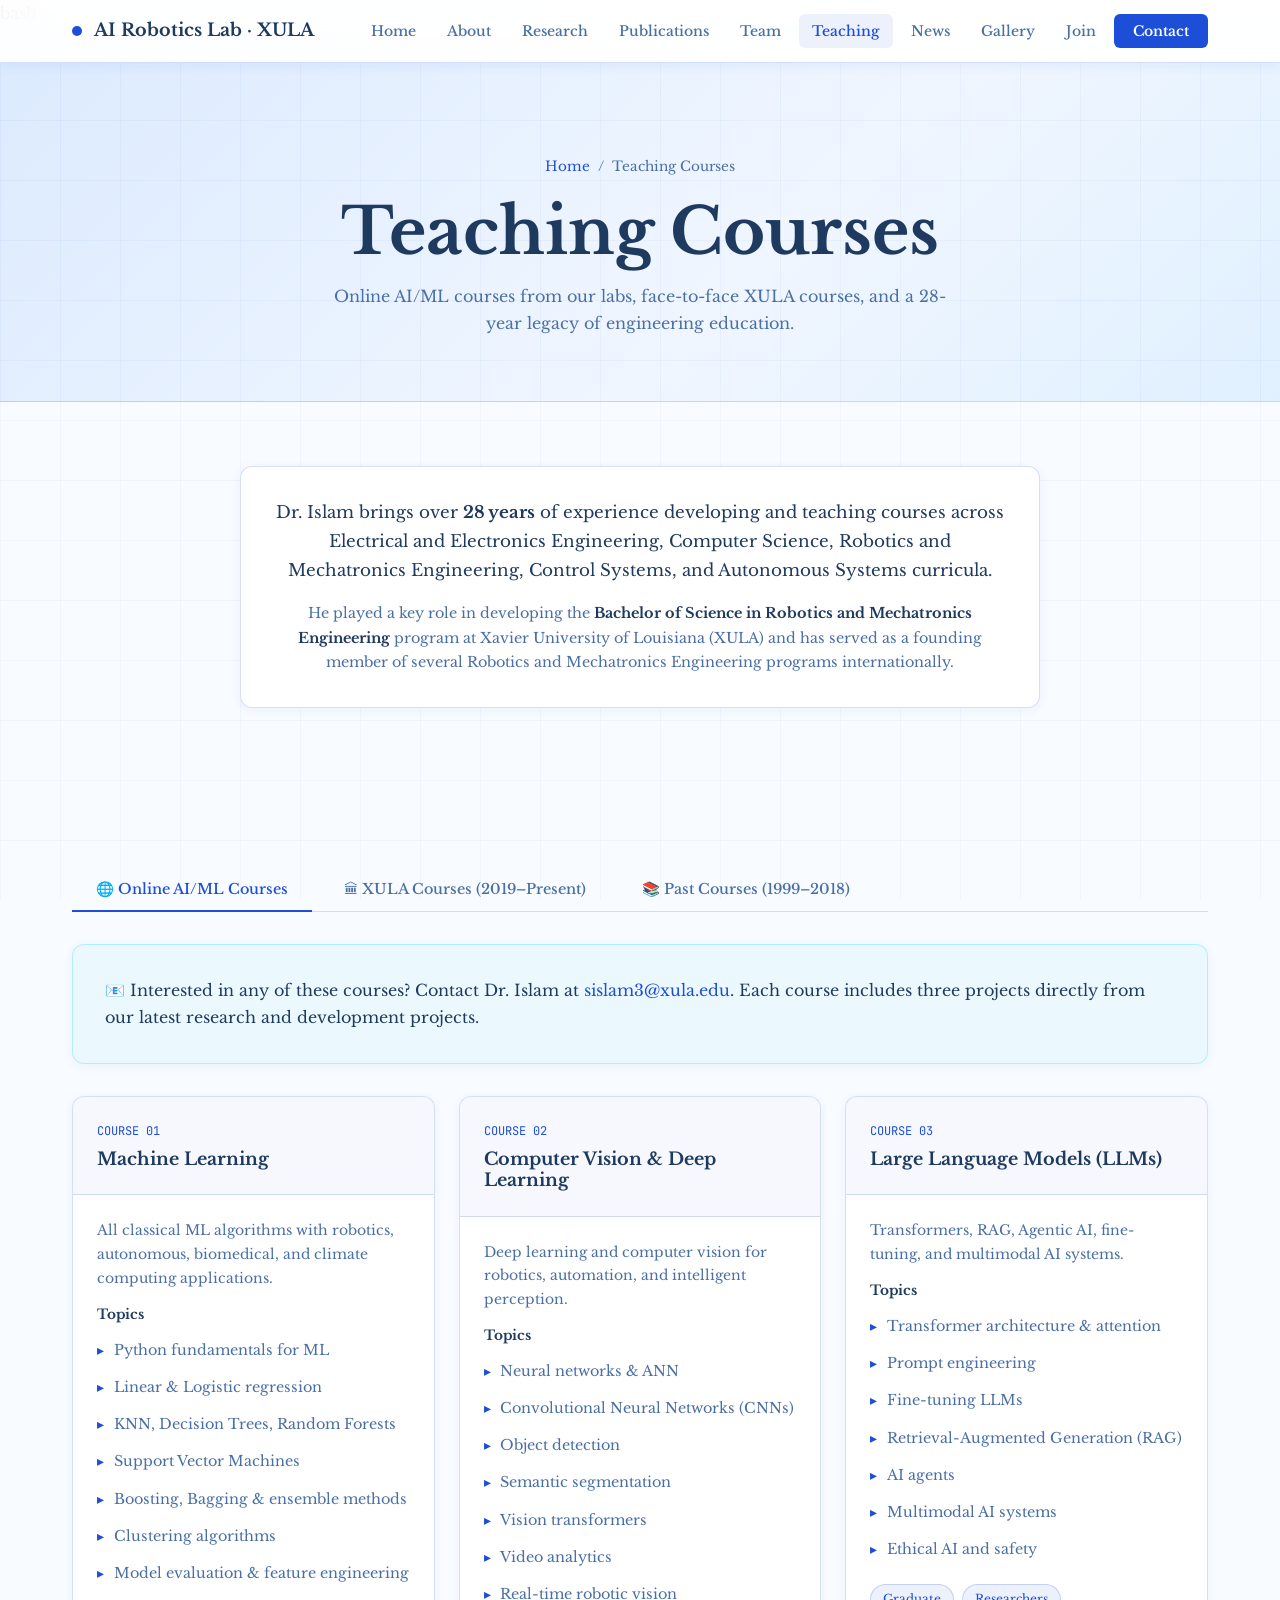
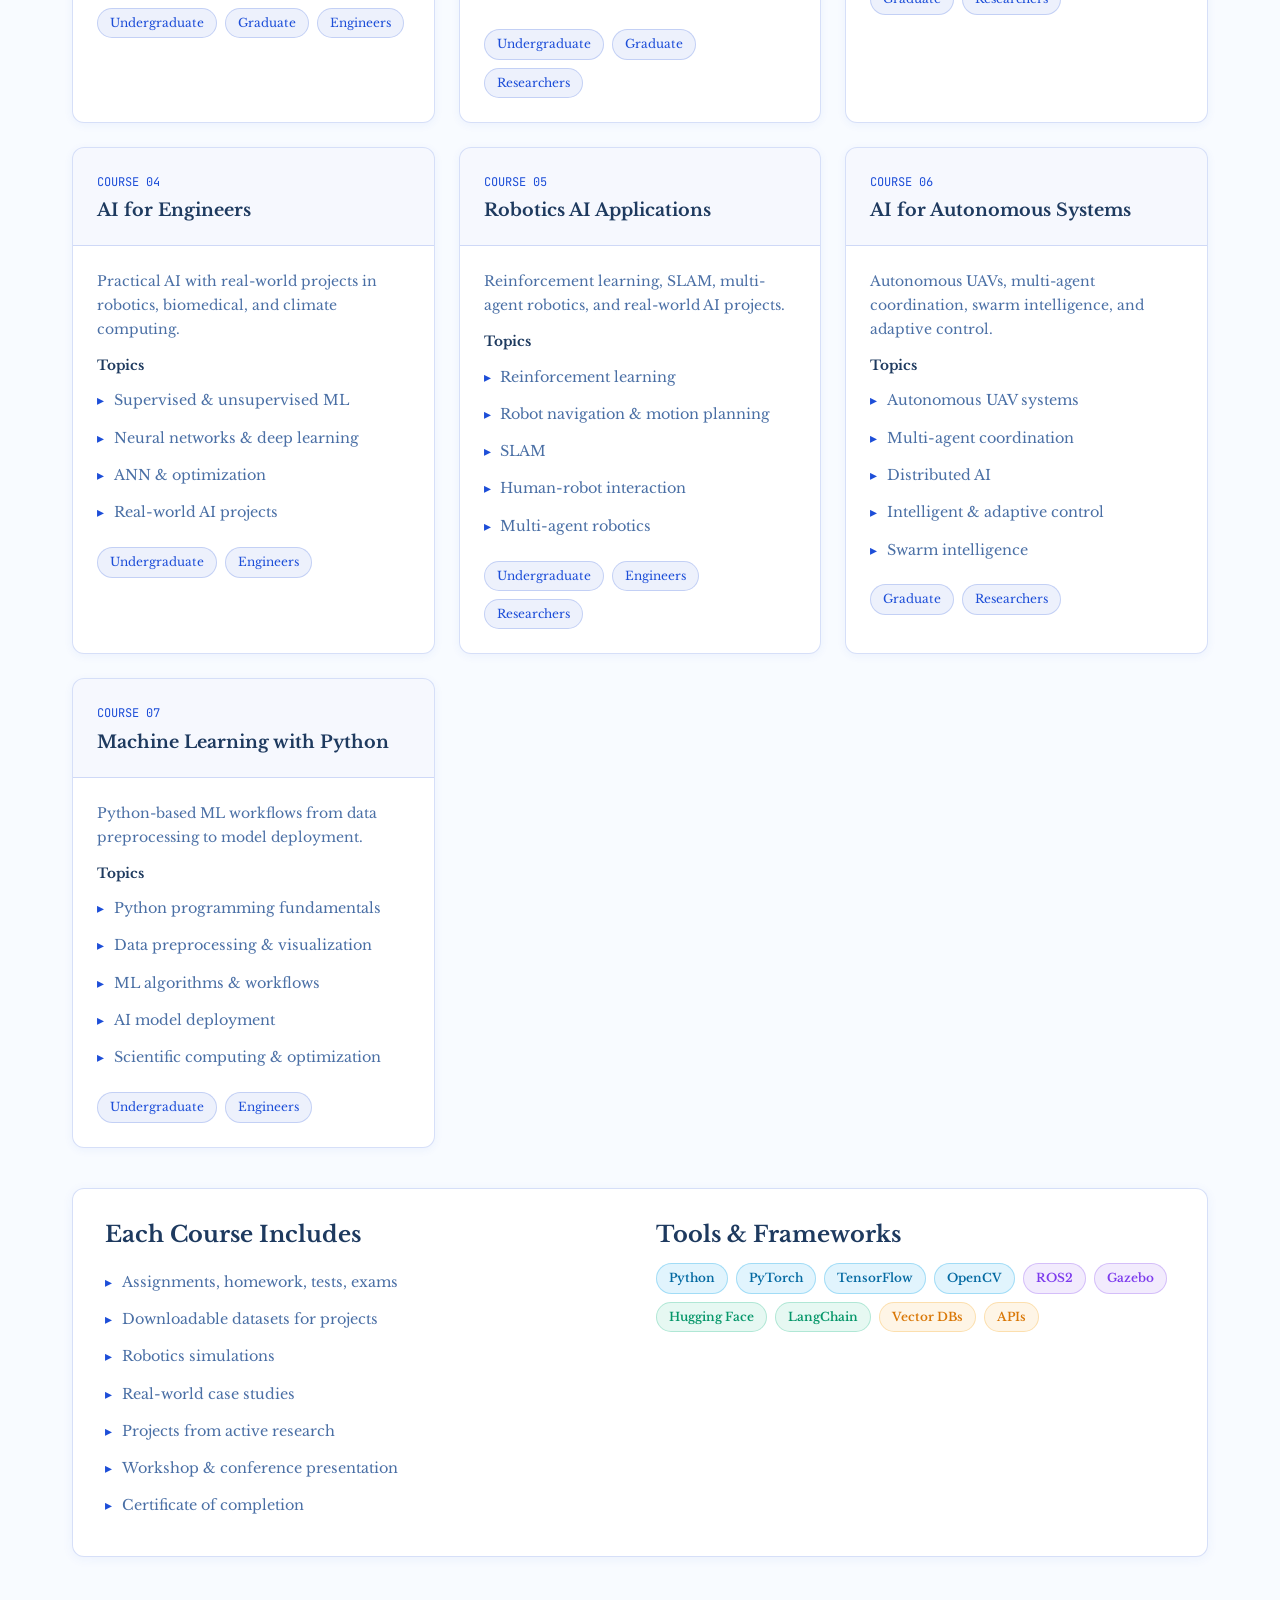
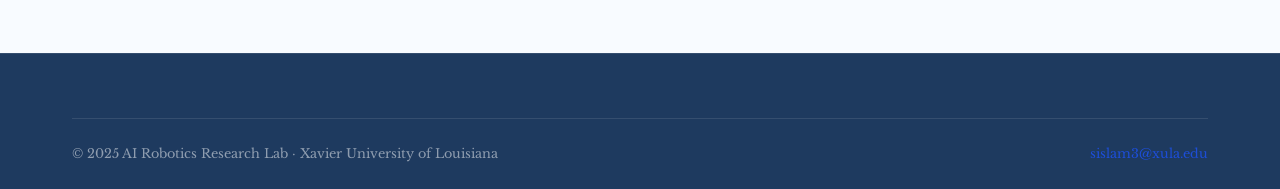
<file: teaching/index.html>
bash

<!DOCTYPE html>
<html lang="en">
<head>
  <meta charset="UTF-8"/>
  <meta name="viewport" content="width=device-width, initial-scale=1.0"/>
  <title>Teaching Courses — AI Robotics Lab XULA</title>
  <link rel="stylesheet" href="../assets/css/style.css"/>
</head>
<body>
<nav class="navbar">
  <div class="container nav-inner">
    <a href="../index.html" class="nav-brand"><span class="dot"></span>AI Robotics Lab · XULA</a>
    <ul class="nav-links">
      <li><a href="../index.html">Home</a></li>
      <li><a href="../about/index.html">About</a></li>
      <li><a href="../research/index.html">Research</a></li>
      <li><a href="../publications/index.html">Publications</a></li>
      <li><a href="../team/index.html">Team</a></li>
      <li><a href="index.html" class="active">Teaching</a></li>
      <li><a href="../news/index.html">News</a></li>
      <li><a href="../gallery/index.html">Gallery</a></li>
      <li><a href="../join/index.html">Join</a></li>
      <li><a href="../contact/index.html" class="nav-cta">Contact</a></li>
    </ul>
    <div class="hamburger"><span></span><span></span><span></span></div>
  </div>
</nav>

<section class="page-hero">
  <div class="container">
    <div class="breadcrumb"><a href="../index.html">Home</a><span>/</span><span>Teaching Courses</span></div>
    <h1>Teaching Courses</h1>
    <p style="color:var(--muted);max-width:620px;margin:0 auto;">Online AI/ML courses from our labs, face-to-face XULA courses, and a 28-year legacy of engineering education.</p>
  </div>
</section>

<!-- Intro -->
<section class="section-sm">
  <div class="container">
    <div class="card" style="max-width:800px;margin:0 auto;text-align:center;">
      <p style="font-size:1.05rem;color:var(--text);">Dr. Islam brings over <strong style="color:#fff">28 years</strong> of experience developing and teaching courses across Electrical and Electronics Engineering, Computer Science, Robotics and Mechatronics Engineering, Control Systems, and Autonomous Systems curricula.</p>
      <p style="font-size:.9rem;margin-bottom:0;">He played a key role in developing the <strong style="color:#fff">Bachelor of Science in Robotics and Mechatronics Engineering</strong> program at Xavier University of Louisiana (XULA) and has served as a founding member of several Robotics and Mechatronics Engineering programs internationally.</p>
    </div>
  </div>
</section>

<!-- Tabs nav -->
<section class="section" id="online">
  <div class="container">
    <div class="tabs" data-tabs>
      <button class="tab-btn active" data-tab="online">🌐 Online AI/ML Courses</button>
      <button class="tab-btn" data-tab="xula">🏛 XULA Courses (2019–Present)</button>
      <button class="tab-btn" data-tab="past">📚 Past Courses (1999–2018)</button>
    </div>

    <!-- ONLINE COURSES -->
    <div class="tab-content active" data-content="online">
      <div class="card" style="margin-bottom:2rem;background:rgba(0,212,255,0.05);border-color:rgba(0,212,255,0.25);">
        <p style="margin:0;color:var(--text);">📧 Interested in any of these courses? Contact Dr. Islam at <a href="mailto:sislam3@xula.edu">sislam3@xula.edu</a>. Each course includes three projects directly from our latest research and development projects.</p>
      </div>
      <div class="grid-3" id="xula">

        <div class="course-card">
          <div class="course-header">
            <div class="course-number">COURSE 01</div>
            <h3 style="color:#fff;font-size:1.1rem;">Machine Learning</h3>
          </div>
          <div class="course-body">
            <p style="font-size:.875rem;">All classical ML algorithms with robotics, autonomous, biomedical, and climate computing applications.</p>
            <h4 style="color:#fff;font-size:.85rem;margin:.75rem 0 .5rem;">Topics</h4>
            <ul class="styled-list" style="font-size:.82rem;">
              <li>Python fundamentals for ML</li>
              <li>Linear &amp; Logistic regression</li>
              <li>KNN, Decision Trees, Random Forests</li>
              <li>Support Vector Machines</li>
              <li>Boosting, Bagging &amp; ensemble methods</li>
              <li>Clustering algorithms</li>
              <li>Model evaluation &amp; feature engineering</li>
            </ul>
            <div class="course-tags">
              <span class="tag">Undergraduate</span>
              <span class="tag">Graduate</span>
              <span class="tag">Engineers</span>
            </div>
          </div>
        </div>

        <div class="course-card">
          <div class="course-header">
            <div class="course-number">COURSE 02</div>
            <h3 style="color:#fff;font-size:1.1rem;">Computer Vision &amp; Deep Learning</h3>
          </div>
          <div class="course-body">
            <p style="font-size:.875rem;">Deep learning and computer vision for robotics, automation, and intelligent perception.</p>
            <h4 style="color:#fff;font-size:.85rem;margin:.75rem 0 .5rem;">Topics</h4>
            <ul class="styled-list" style="font-size:.82rem;">
              <li>Neural networks &amp; ANN</li>
              <li>Convolutional Neural Networks (CNNs)</li>
              <li>Object detection</li>
              <li>Semantic segmentation</li>
              <li>Vision transformers</li>
              <li>Video analytics</li>
              <li>Real-time robotic vision</li>
            </ul>
            <div class="course-tags">
              <span class="tag">Undergraduate</span>
              <span class="tag">Graduate</span>
              <span class="tag">Researchers</span>
            </div>
          </div>
        </div>

        <div class="course-card">
          <div class="course-header">
            <div class="course-number">COURSE 03</div>
            <h3 style="color:#fff;font-size:1.1rem;">Large Language Models (LLMs)</h3>
          </div>
          <div class="course-body">
            <p style="font-size:.875rem;">Transformers, RAG, Agentic AI, fine-tuning, and multimodal AI systems.</p>
            <h4 style="color:#fff;font-size:.85rem;margin:.75rem 0 .5rem;">Topics</h4>
            <ul class="styled-list" style="font-size:.82rem;">
              <li>Transformer architecture &amp; attention</li>
              <li>Prompt engineering</li>
              <li>Fine-tuning LLMs</li>
              <li>Retrieval-Augmented Generation (RAG)</li>
              <li>AI agents</li>
              <li>Multimodal AI systems</li>
              <li>Ethical AI and safety</li>
            </ul>
            <div class="course-tags">
              <span class="tag">Graduate</span>
              <span class="tag">Researchers</span>
            </div>
          </div>
        </div>

        <div class="course-card">
          <div class="course-header">
            <div class="course-number">COURSE 04</div>
            <h3 style="color:#fff;font-size:1.1rem;">AI for Engineers</h3>
          </div>
          <div class="course-body">
            <p style="font-size:.875rem;">Practical AI with real-world projects in robotics, biomedical, and climate computing.</p>
            <h4 style="color:#fff;font-size:.85rem;margin:.75rem 0 .5rem;">Topics</h4>
            <ul class="styled-list" style="font-size:.82rem;">
              <li>Supervised &amp; unsupervised ML</li>
              <li>Neural networks &amp; deep learning</li>
              <li>ANN &amp; optimization</li>
              <li>Real-world AI projects</li>
            </ul>
            <div class="course-tags">
              <span class="tag">Undergraduate</span>
              <span class="tag">Engineers</span>
            </div>
          </div>
        </div>

        <div class="course-card">
          <div class="course-header">
            <div class="course-number">COURSE 05</div>
            <h3 style="color:#fff;font-size:1.1rem;">Robotics AI Applications</h3>
          </div>
          <div class="course-body">
            <p style="font-size:.875rem;">Reinforcement learning, SLAM, multi-agent robotics, and real-world AI projects.</p>
            <h4 style="color:#fff;font-size:.85rem;margin:.75rem 0 .5rem;">Topics</h4>
            <ul class="styled-list" style="font-size:.82rem;">
              <li>Reinforcement learning</li>
              <li>Robot navigation &amp; motion planning</li>
              <li>SLAM</li>
              <li>Human-robot interaction</li>
              <li>Multi-agent robotics</li>
            </ul>
            <div class="course-tags">
              <span class="tag">Undergraduate</span>
              <span class="tag">Engineers</span>
              <span class="tag">Researchers</span>
            </div>
          </div>
        </div>

        <div class="course-card">
          <div class="course-header">
            <div class="course-number">COURSE 06</div>
            <h3 style="color:#fff;font-size:1.1rem;">AI for Autonomous Systems</h3>
          </div>
          <div class="course-body">
            <p style="font-size:.875rem;">Autonomous UAVs, multi-agent coordination, swarm intelligence, and adaptive control.</p>
            <h4 style="color:#fff;font-size:.85rem;margin:.75rem 0 .5rem;">Topics</h4>
            <ul class="styled-list" style="font-size:.82rem;">
              <li>Autonomous UAV systems</li>
              <li>Multi-agent coordination</li>
              <li>Distributed AI</li>
              <li>Intelligent &amp; adaptive control</li>
              <li>Swarm intelligence</li>
            </ul>
            <div class="course-tags">
              <span class="tag">Graduate</span>
              <span class="tag">Researchers</span>
            </div>
          </div>
        </div>

        <div class="course-card">
          <div class="course-header">
            <div class="course-number">COURSE 07</div>
            <h3 style="color:#fff;font-size:1.1rem;">Machine Learning with Python</h3>
          </div>
          <div class="course-body">
            <p style="font-size:.875rem;">Python-based ML workflows from data preprocessing to model deployment.</p>
            <h4 style="color:#fff;font-size:.85rem;margin:.75rem 0 .5rem;">Topics</h4>
            <ul class="styled-list" style="font-size:.82rem;">
              <li>Python programming fundamentals</li>
              <li>Data preprocessing &amp; visualization</li>
              <li>ML algorithms &amp; workflows</li>
              <li>AI model deployment</li>
              <li>Scientific computing &amp; optimization</li>
            </ul>
            <div class="course-tags">
              <span class="tag">Undergraduate</span>
              <span class="tag">Engineers</span>
            </div>
          </div>
        </div>

      </div>

      <!-- Course features -->
      <div class="card" style="margin-top:2.5rem;">
        <div class="grid-2" style="gap:2rem;align-items:start;">
          <div>
            <h3 style="color:#fff;margin-bottom:1rem;">Each Course Includes</h3>
            <ul class="styled-list">
              <li>Assignments, homework, tests, exams</li>
              <li>Downloadable datasets for projects</li>
              <li>Robotics simulations</li>
              <li>Real-world case studies</li>
              <li>Projects from active research</li>
              <li>Workshop &amp; conference presentation</li>
              <li>Certificate of completion</li>
            </ul>
          </div>
          <div>
            <h3 style="color:#fff;margin-bottom:1rem;">Tools &amp; Frameworks</h3>
            <div style="display:flex;gap:.5rem;flex-wrap:wrap;">
              <span class="badge-glow cyan">Python</span>
              <span class="badge-glow cyan">PyTorch</span>
              <span class="badge-glow cyan">TensorFlow</span>
              <span class="badge-glow cyan">OpenCV</span>
              <span class="badge-glow purple">ROS2</span>
              <span class="badge-glow purple">Gazebo</span>
              <span class="badge-glow green">Hugging Face</span>
              <span class="badge-glow green">LangChain</span>
              <span class="badge-glow amber">Vector DBs</span>
              <span class="badge-glow amber">APIs</span>
            </div>
          </div>
        </div>
      </div>
    </div>

    <!-- XULA COURSES -->
    <div class="tab-content" data-content="xula">
      <p style="margin-bottom:2rem;color:var(--muted);">Courses taught at Xavier University of Louisiana from 2019 to present as part of the Robotics &amp; Mechatronics Engineering program.</p>
      <div class="grid-3">
        <div class="card" style="padding:1.25rem;">
          <div class="course-number">ENGR 1200</div>
          <h4 style="color:#fff;margin:.4rem 0 .5rem;">Introduction to Engineering</h4>
          <a href="https://catalog.xula.edu/preview_program.php?catoid=40&poid=9281" target="_blank" style="font-size:.8rem;">View Catalog →</a>
        </div>
        <div class="card" style="padding:1.25rem;">
          <div class="course-number">ENGR 2120</div>
          <h4 style="color:#fff;margin:.4rem 0 .5rem;">Circuits I</h4>
          <a href="https://catalog.xula.edu/preview_program.php?catoid=40&poid=9281" target="_blank" style="font-size:.8rem;">View Catalog →</a>
        </div>
        <div class="card" style="padding:1.25rem;">
          <div class="course-number">ENGR 2210</div>
          <h4 style="color:#fff;margin:.4rem 0 .5rem;">Mechanics — Statics</h4>
          <a href="https://catalog.xula.edu/preview_program.php?catoid=40&poid=9281" target="_blank" style="font-size:.8rem;">View Catalog →</a>
        </div>
        <div class="card" style="padding:1.25rem;">
          <div class="course-number">ENGR 2221</div>
          <h4 style="color:#fff;margin:.4rem 0 .5rem;">Electronics</h4>
          <a href="https://catalog.xula.edu/preview_program.php?catoid=40&poid=9281" target="_blank" style="font-size:.8rem;">View Catalog →</a>
        </div>
        <div class="card" style="padding:1.25rem;">
          <div class="course-number">ROME 2320</div>
          <h4 style="color:#fff;margin:.4rem 0 .5rem;">Microcontroller</h4>
          <a href="https://catalog.xula.edu/preview_program.php?catoid=40&poid=9281" target="_blank" style="font-size:.8rem;">View Catalog →</a>
        </div>
        <div class="card" style="padding:1.25rem;">
          <div class="course-number">ROME 2420</div>
          <h4 style="color:#fff;margin:.4rem 0 .5rem;">Object-Oriented Programming for Robotics</h4>
          <a href="https://catalog.xula.edu/preview_program.php?catoid=40&poid=9281" target="_blank" style="font-size:.8rem;">View Catalog →</a>
        </div>
        <div class="card" style="padding:1.25rem;">
          <div class="course-number">ROME 3120</div>
          <h4 style="color:#fff;margin:.4rem 0 .5rem;">Signal and Systems</h4>
          <a href="https://catalog.xula.edu/preview_program.php?catoid=40&poid=9281" target="_blank" style="font-size:.8rem;">View Catalog →</a>
        </div>
        <div class="card" style="padding:1.25rem;">
          <div class="course-number">ROME 3221</div>
          <h4 style="color:#fff;margin:.4rem 0 .5rem;">Dynamics and Controls</h4>
          <a href="https://catalog.xula.edu/preview_program.php?catoid=40&poid=9281" target="_blank" style="font-size:.8rem;">View Catalog →</a>
        </div>
        <div class="card" style="padding:1.25rem;">
          <div class="course-number">ROME 3321</div>
          <h4 style="color:#fff;margin:.4rem 0 .5rem;">Mechatronics / Robotics</h4>
          <a href="https://catalog.xula.edu/preview_program.php?catoid=40&poid=9281" target="_blank" style="font-size:.8rem;">View Catalog →</a>
        </div>
        <div class="card" style="padding:1.25rem;">
          <div class="course-number">ROME 3420</div>
          <h4 style="color:#fff;margin:.4rem 0 .5rem;">Control of Robotic Systems</h4>
          <a href="https://catalog.xula.edu/preview_program.php?catoid=40&poid=9281" target="_blank" style="font-size:.8rem;">View Catalog →</a>
        </div>
        <div class="card" style="padding:1.25rem;">
          <div class="course-number">ROME 4120</div>
          <h4 style="color:#fff;margin:.4rem 0 .5rem;">Autonomous Robotic Systems</h4>
          <a href="https://catalog.xula.edu/preview_program.php?catoid=40&poid=9281" target="_blank" style="font-size:.8rem;">View Catalog →</a>
        </div>
        <div class="card" style="padding:1.25rem;">
          <div class="course-number">ROME 4221</div>
          <h4 style="color:#fff;margin:.4rem 0 .5rem;">Robotics Sensors and Perceptions</h4>
          <a href="https://catalog.xula.edu/preview_program.php?catoid=40&poid=9281" target="_blank" style="font-size:.8rem;">View Catalog →</a>
        </div>
        <div class="card" style="padding:1.25rem;">
          <div class="course-number">ROME 4320</div>
          <h4 style="color:#fff;margin:.4rem 0 .5rem;">Professional Seminar</h4>
          <a href="https://catalog.xula.edu/preview_program.php?catoid=40&poid=9281" target="_blank" style="font-size:.8rem;">View Catalog →</a>
        </div>
        <div class="card" style="padding:1.25rem;">
          <div class="course-number">ROME 4420</div>
          <h4 style="color:#fff;margin:.4rem 0 .5rem;">Capstone Design Project I</h4>
          <a href="https://catalog.xula.edu/preview_program.php?catoid=40&poid=9281" target="_blank" style="font-size:.8rem;">View Catalog →</a>
        </div>
        <div class="card" style="padding:1.25rem;">
          <div class="course-number">ROME 4430</div>
          <h4 style="color:#fff;margin:.4rem 0 .5rem;">Capstone Design Project II</h4>
          <a href="https://catalog.xula.edu/preview_program.php?catoid=40&poid=9281" target="_blank" style="font-size:.8rem;">View Catalog →</a>
        </div>
        <div class="card" style="padding:1.25rem;">
          <div class="course-number">PHYS/ENGR 4540</div>
          <h4 style="color:#fff;margin:.4rem 0 .5rem;">Introduction to Robotics &amp; Control</h4>
        </div>
      </div>
    </div>

    <!-- PAST COURSES -->
    <div class="tab-content" data-content="past" id="past">
      <p style="margin-bottom:2rem;color:var(--muted);">Courses developed and taught at various international institutions from 1999 to 2018, spanning Electrical Engineering, Computer Science, Robotics &amp; Mechatronics, and Autonomous Systems curricula.</p>
      <div class="accordion">
        <div class="accordion-item">
          <div class="accordion-header">🤖 Robotics &amp; Autonomous Systems <span class="accordion-arrow">▼</span></div>
          <div class="accordion-body">
            ROBO 651 — Modeling and Control of Robotic Systems · ROBO 703 — Robotics Perception · ROBO 701 — Control of Robotic Systems · ROBO 650 — Autonomous Robotic Systems · ROBO 633 — Machine Vision and Image Understanding · ROBO 402 — UAV Sensing · ROBO 403 — UAV Navigation · ROBO 404 — UAV Systems · ROBO 401 — UAV Modeling and Control · ROBO 302 — Signals and Communications · ROBO 301 — Dynamics and Control Systems
          </div>
        </div>
        <div class="accordion-item">
          <div class="accordion-header">⚡ Electrical &amp; Control Systems <span class="accordion-arrow">▼</span></div>
          <div class="accordion-body">
            ECCE 415 — Feedback Control Systems · ELCE 344/345 — Feedback Control Systems · SYSC 3600 — Systems and Simulation · SYSC 3500 — Signals and Systems · EEE 363 — Control System · EEE 495 — Digital Signal Processing · EEE 111 — Electrical Circuits I · EEE 121 — Electrical Circuits II · EEE 233 — Electrical Machines I · ENG 2258 — Electrical Machine I · ENG 2451 — Electrical Power Systems I
          </div>
        </div>
        <div class="accordion-item">
          <div class="accordion-header">💻 Computer Science &amp; Electronics <span class="accordion-arrow">▼</span></div>
          <div class="accordion-body">
            ENG 1637 — Computer Logic Circuits · ENG 1232 — Introduction to Microcontrollers · EEE 421 — Microprocessor and Interfacing · EEE 365 — Digital Electronics · EEE 483 — Power Electronics · EEE 361 — Power System Analysis · ENG 3313 — Material Science for Electrical Engineers · ENG 1634 — Electronics I · EEE 235 — Electronics I · ENGR 111 — Engineering Design
          </div>
        </div>
      </div>
    </div>
  </div>
</section>

<footer>
  <div class="container">
    <div class="footer-bottom">
      <span>© 2025 AI Robotics Research Lab · Xavier University of Louisiana</span>
      <a href="mailto:sislam3@xula.edu" style="color:var(--accent);">sislam3@xula.edu</a>
    </div>
  </div>
</footer>
<script src="../assets/js/main.js"></script>
</body>
</html>
</file>
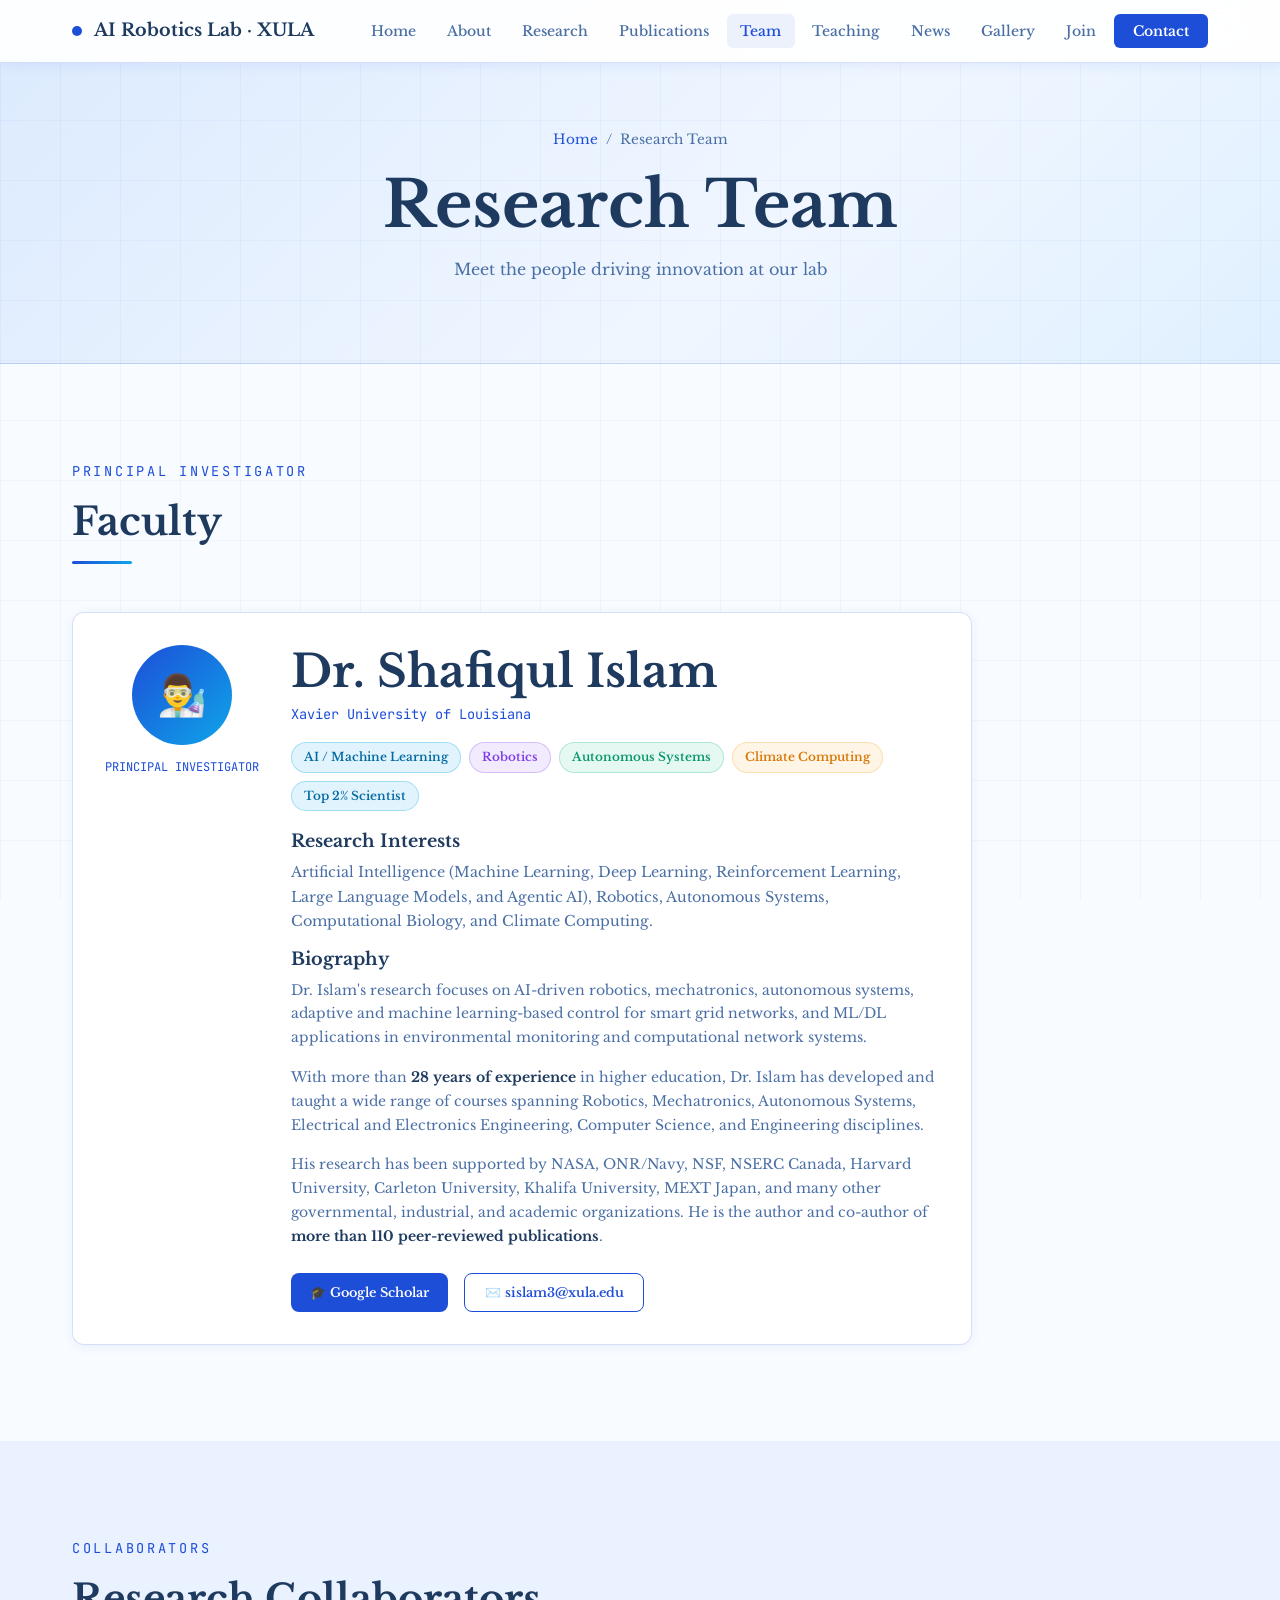
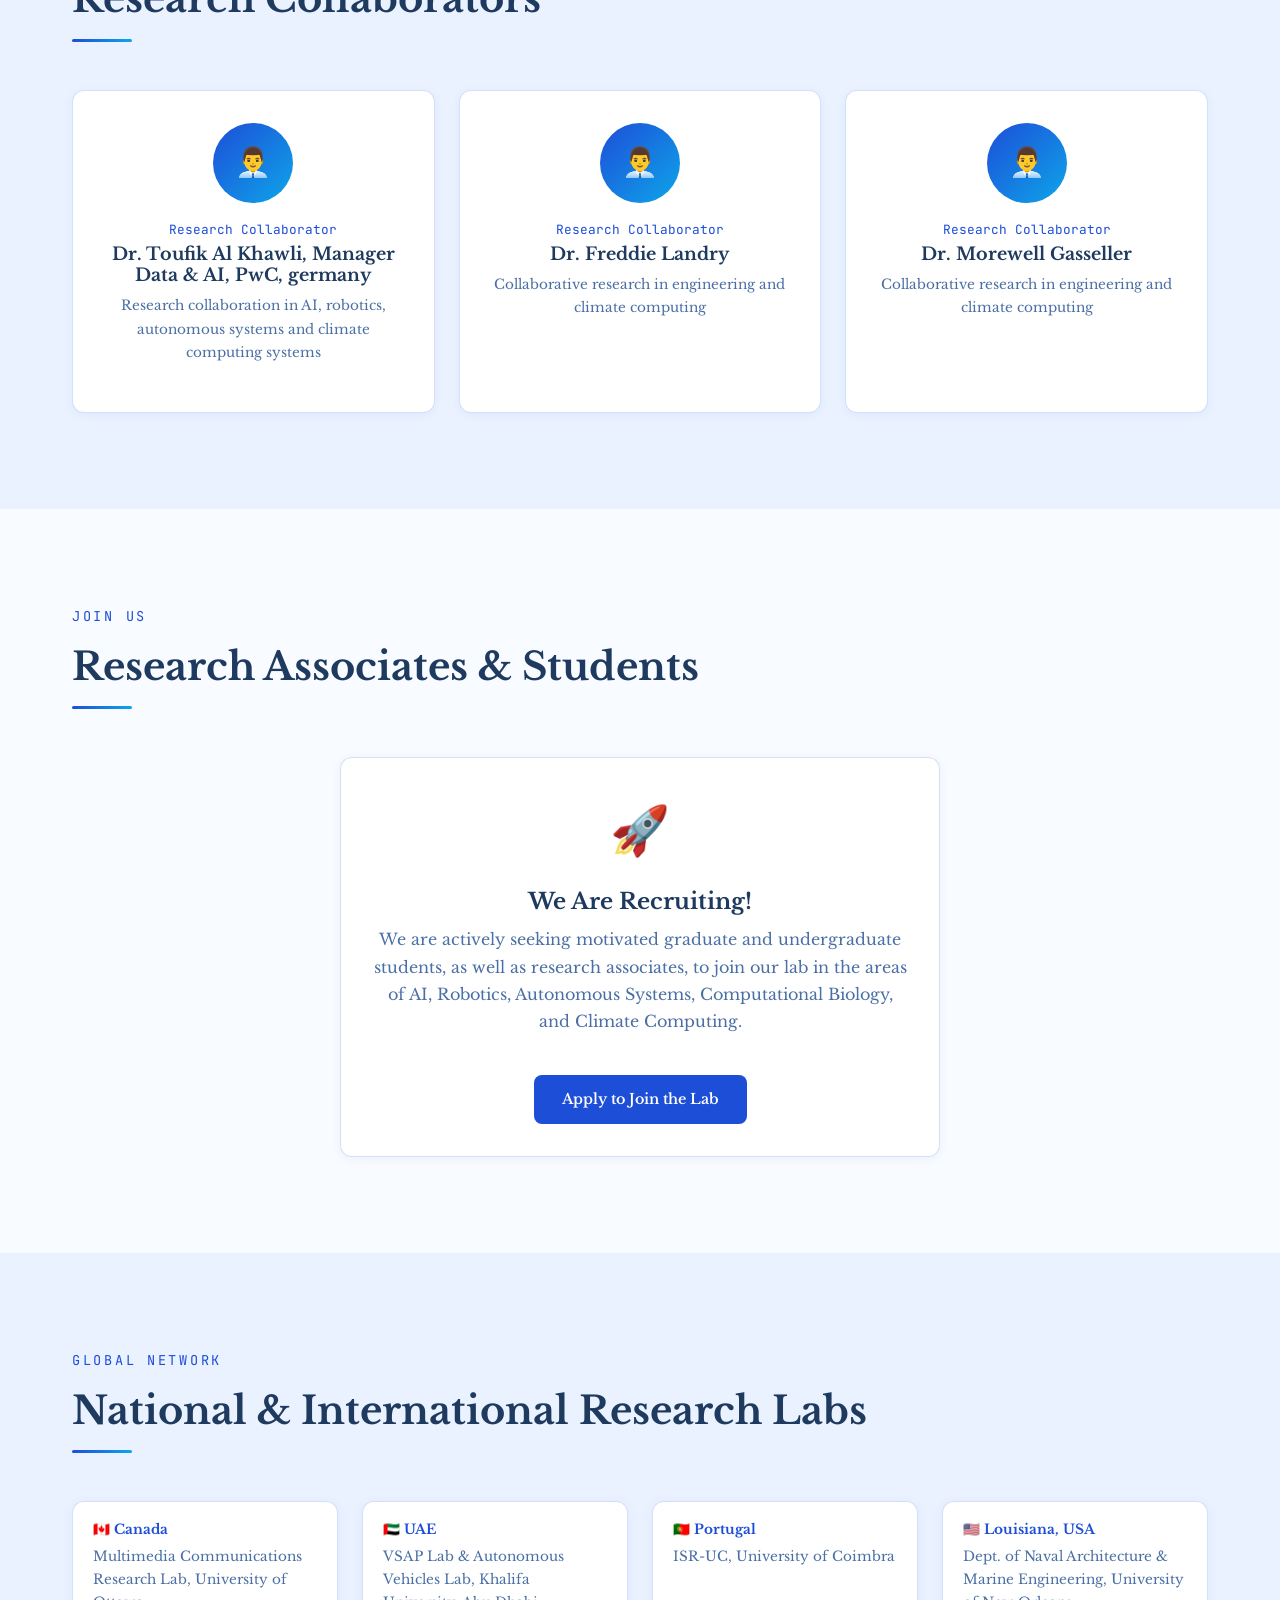
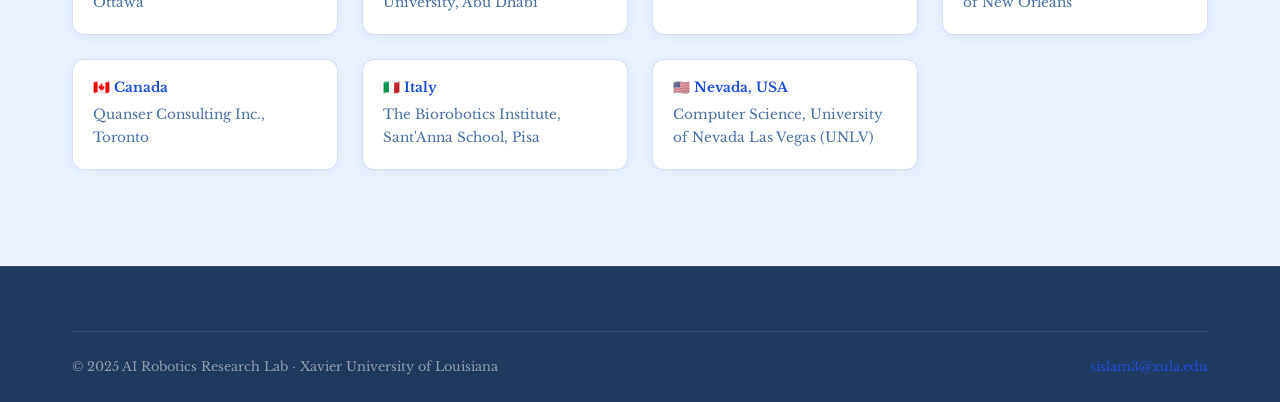
<file: team/index.html>
<!DOCTYPE html>
<html lang="en">
<head>
  <meta charset="UTF-8"/>
  <meta name="viewport" content="width=device-width, initial-scale=1.0"/>
  <title>Research Team — AI Robotics Lab XULA</title>
  <link rel="stylesheet" href="../assets/css/style.css"/>
</head>
<body>
<nav class="navbar">
  <div class="container nav-inner">
    <a href="../index.html" class="nav-brand"><span class="dot"></span>AI Robotics Lab · XULA</a>
    <ul class="nav-links">
      <li><a href="../index.html">Home</a></li>
      <li><a href="../about/index.html">About</a></li>
      <li><a href="../research/index.html">Research</a></li>
      <li><a href="../publications/index.html">Publications</a></li>
      <li><a href="index.html" class="active">Team</a></li>
      <li><a href="../teaching/index.html">Teaching</a></li>
      <li><a href="../news/index.html">News</a></li>
      <li><a href="../gallery/index.html">Gallery</a></li>
      <li><a href="../join/index.html">Join</a></li>
      <li><a href="../contact/index.html" class="nav-cta">Contact</a></li>
    </ul>
    <div class="hamburger"><span></span><span></span><span></span></div>
  </div>
</nav>

<section class="page-hero">
  <div class="container">
    <div class="breadcrumb"><a href="../index.html">Home</a><span>/</span><span>Research Team</span></div>
    <h1>Research Team</h1>
    <p style="color:var(--muted);">Meet the people driving innovation at our lab</p>
  </div>
</section>

<!-- PI -->
<section class="section">
  <div class="container">
    <div class="section-subtitle">Principal Investigator</div>
    <h2 class="section-title">Faculty</h2>
    <div class="section-divider"></div>
    <div class="card" style="max-width:900px;">
      <div style="display:grid;grid-template-columns:auto 1fr;gap:2rem;align-items:start;">
        <div style="text-align:center;">
          <div class="team-avatar" style="width:100px;height:100px;font-size:2.5rem;margin-bottom:.75rem;">👨‍🔬</div>
          <div style="font-family:var(--font-mono);font-size:.75rem;color:var(--accent);">PRINCIPAL INVESTIGATOR</div>
        </div>
        <div>
          <h2 style="color:#fff;margin-bottom:.25rem;">Dr. Shafiqul Islam</h2>
          <p style="color:var(--accent);font-family:var(--font-mono);font-size:.85rem;margin-bottom:1rem;">Xavier University of Louisiana</p>
          <div style="display:flex;gap:.5rem;flex-wrap:wrap;margin-bottom:1.25rem;">
            <span class="badge-glow cyan">AI / Machine Learning</span>
            <span class="badge-glow purple">Robotics</span>
            <span class="badge-glow green">Autonomous Systems</span>
            <span class="badge-glow amber">Climate Computing</span>
            <span class="badge-glow cyan">Top 2% Scientist</span>
          </div>
          <h4 style="color:#fff;margin-bottom:.5rem;">Research Interests</h4>
          <p style="font-size:.9rem;">Artificial Intelligence (Machine Learning, Deep Learning, Reinforcement Learning, Large Language Models, and Agentic AI), Robotics, Autonomous Systems, Computational Biology, and Climate Computing.</p>
          <h4 style="color:#fff;margin:.75rem 0 .5rem;">Biography</h4>
          <p style="font-size:.875rem;">Dr. Islam's research focuses on AI-driven robotics, mechatronics, autonomous systems, adaptive and machine learning-based control for smart grid networks, and ML/DL applications in environmental monitoring and computational network systems.</p>
          <p style="font-size:.875rem;">With more than <strong style="color:#fff">28 years of experience</strong> in higher education, Dr. Islam has developed and taught a wide range of courses spanning Robotics, Mechatronics, Autonomous Systems, Electrical and Electronics Engineering, Computer Science, and Engineering disciplines.</p>
          <p style="font-size:.875rem;">His research has been supported by NASA, ONR/Navy, NSF, NSERC Canada, Harvard University, Carleton University, Khalifa University, MEXT Japan, and many other governmental, industrial, and academic organizations. He is the author and co-author of <strong style="color:#fff">more than 110 peer-reviewed publications</strong>.</p>
          <div style="display:flex;gap:1rem;margin-top:1.5rem;flex-wrap:wrap;">
            <a href="https://scholar.google.com/citations?user=tYVDFI0AAAAJ&hl=en" target="_blank" class="btn btn-primary btn-sm">🎓 Google Scholar</a>
            <a href="mailto:sislam3@xula.edu" class="btn btn-outline btn-sm">✉️ sislam3@xula.edu</a>
          </div>
        </div>
      </div>
    </div>
  </div>
</section>

<!-- Collaborators -->
<section class="section" style="background:rgba(13,27,62,0.3);">
  <div class="container">
    <div class="section-subtitle">Collaborators</div>
    <h2 class="section-title">Research Collaborators</h2>
    <div class="section-divider"></div>
    <div class="grid-3">
      <div class="team-card">
        <div class="team-avatar">👨‍💼</div>
        <div class="team-role">Research Collaborator</div>
        <h3 style="color:#fff;font-size:1.1rem;">Dr. Toufik Al Khawli, Manager Data & AI, PwC, germany</h3>
        <p style="font-size:.85rem;margin-top:.5rem;">Research collaboration in AI, robotics, autonomous systems and climate computing systems</p>
      </div>
      <div class="team-card">
        <div class="team-avatar">👨‍💼</div>
        <div class="team-role">Research Collaborator</div>
        <h3 style="color:#fff;font-size:1.1rem;">Dr. Freddie Landry</h3>
        <p style="font-size:.85rem;margin-top:.5rem;">Collaborative research in engineering and climate computing</p>
      </div>
      <div class="team-card">
        <div class="team-avatar">👨‍💼</div>
        <div class="team-role">Research Collaborator</div>
        <h3 style="color:#fff;font-size:1.1rem;">Dr. Morewell Gasseller</h3>
        <p style="font-size:.85rem;margin-top:.5rem;">Collaborative research in engineering and climate computing</p>
      </div>
    </div>
  </div>
</section>

<!-- Open Positions -->
<section class="section">
  <div class="container">
    <div class="section-subtitle">Join Us</div>
    <h2 class="section-title">Research Associates &amp; Students</h2>
    <div class="section-divider"></div>
    <div class="card" style="text-align:center;max-width:600px;margin:0 auto;">
      <div style="font-size:3rem;margin-bottom:1rem;">🚀</div>
      <h3 style="color:#fff;margin-bottom:.75rem;">We Are Recruiting!</h3>
      <p>We are actively seeking motivated graduate and undergraduate students, as well as research associates, to join our lab in the areas of AI, Robotics, Autonomous Systems, Computational Biology, and Climate Computing.</p>
      <a href="../join/index.html" class="btn btn-primary" style="margin-top:1.5rem;">Apply to Join the Lab</a>
    </div>
  </div>
</section>

<!-- Partner Labs -->
<section class="section" style="background:rgba(13,27,62,0.3);">
  <div class="container">
    <div class="section-subtitle">Global Network</div>
    <h2 class="section-title">National &amp; International Research Labs</h2>
    <div class="section-divider"></div>
    <div class="grid-auto">
      <div class="card" style="padding:1.25rem;">
        <h4 style="color:var(--accent);font-size:.85rem;margin-bottom:.4rem;">🇨🇦 Canada</h4>
        <p style="font-size:.85rem;margin:0;">Multimedia Communications Research Lab, University of Ottawa</p>
      </div>
      <div class="card" style="padding:1.25rem;">
        <h4 style="color:var(--accent);font-size:.85rem;margin-bottom:.4rem;">🇦🇪 UAE</h4>
        <p style="font-size:.85rem;margin:0;">VSAP Lab &amp; Autonomous Vehicles Lab, Khalifa University, Abu Dhabi</p>
      </div>
      <div class="card" style="padding:1.25rem;">
        <h4 style="color:var(--accent);font-size:.85rem;margin-bottom:.4rem;">🇵🇹 Portugal</h4>
        <p style="font-size:.85rem;margin:0;">ISR-UC, University of Coimbra</p>
      </div>
      <div class="card" style="padding:1.25rem;">
        <h4 style="color:var(--accent);font-size:.85rem;margin-bottom:.4rem;">🇺🇸 Louisiana, USA</h4>
        <p style="font-size:.85rem;margin:0;">Dept. of Naval Architecture &amp; Marine Engineering, University of New Orleans</p>
      </div>
      <div class="card" style="padding:1.25rem;">
        <h4 style="color:var(--accent);font-size:.85rem;margin-bottom:.4rem;">🇨🇦 Canada</h4>
        <p style="font-size:.85rem;margin:0;">Quanser Consulting Inc., Toronto</p>
      </div>
      <div class="card" style="padding:1.25rem;">
        <h4 style="color:var(--accent);font-size:.85rem;margin-bottom:.4rem;">🇮🇹 Italy</h4>
        <p style="font-size:.85rem;margin:0;">The Biorobotics Institute, Sant'Anna School, Pisa</p>
      </div>
      <div class="card" style="padding:1.25rem;">
        <h4 style="color:var(--accent);font-size:.85rem;margin-bottom:.4rem;">🇺🇸 Nevada, USA</h4>
        <p style="font-size:.85rem;margin:0;">Computer Science, University of Nevada Las Vegas (UNLV)</p>
      </div>
    </div>
  </div>
</section>

<footer>
  <div class="container">
    <div class="footer-bottom">
      <span>© 2025 AI Robotics Research Lab · Xavier University of Louisiana</span>
      <a href="mailto:sislam3@xula.edu" style="color:var(--accent);">sislam3@xula.edu</a>
    </div>
  </div>
</footer>
<script src="../assets/js/main.js"></script>
</body>
</html>
</file>
<file: assets/css/style.css>
/* =====================================================
   AI ROBOTICS LAB — Main Stylesheet (White & Blue Theme)
   ===================================================== */

@import url('https://fonts.googleapis.com/css2?family=Libre+Baskerville:ital,wght@0,400;0,700;1,400&family=JetBrains+Mono:wght@400;500&display=swap');

:root {
  --black:      #ffffff;
  --deep:       #f0f6ff;
  --navy:       #dbeafe;
  --accent:     #1d4ed8;
  --accent2:    #2563eb;
  --accent3:    #0ea5e9;
  --accent4:    #f59e0b;
  --text:       #1e3a5f;
  --muted:      #4a6fa5;
  --border:     rgba(29,78,216,0.18);
  --card-bg:    rgba(219,234,254,0.55);
  --font-head:  'Bookman Old Style', 'Bookman', 'URW Bookman L', 'Libre Baskerville', Georgia, serif;
  --font-body:  'Bookman Old Style', 'Bookman', 'URW Bookman L', 'Libre Baskerville', Georgia, serif;
  --font-mono:  'JetBrains Mono', monospace;
  --radius:     12px;
  --shadow:     0 20px 60px rgba(29,78,216,0.12);
}

*, *::before, *::after { box-sizing: border-box; margin: 0; padding: 0; }

html { scroll-behavior: smooth; }

body {
  font-family: var(--font-body);
  background: #f8fbff;
  color: var(--text);
  line-height: 1.7;
  overflow-x: hidden;
}

/* ── Background grid texture ── */
body::before {
  content: '';
  position: fixed;
  inset: 0;
  background-image:
    linear-gradient(rgba(29,78,216,0.04) 1px, transparent 1px),
    linear-gradient(90deg, rgba(29,78,216,0.04) 1px, transparent 1px);
  background-size: 60px 60px;
  pointer-events: none;
  z-index: 0;
}

/* ── Containers ── */
.container { max-width: 1200px; margin: 0 auto; padding: 0 2rem; }
.section    { padding: 6rem 0; position: relative; z-index: 1; }
.section-sm { padding: 4rem 0; position: relative; z-index: 1; }

/* ── Typography ── */
h1, h2, h3, h4, h5 { font-family: var(--font-head); font-weight: 700; line-height: 1.2; }
h1 { font-size: clamp(2.2rem, 5vw, 4rem); }
h2 { font-size: clamp(1.8rem, 3.5vw, 2.8rem); }
h3 { font-size: 1.4rem; }
h4 { font-size: 1.1rem; }
p  { color: var(--muted); margin-bottom: 1rem; }
a  { color: var(--accent); text-decoration: none; transition: all .3s; }
a:hover { color: #1e40af; }

.section-title {
  font-size: clamp(1.8rem, 3vw, 2.4rem);
  color: #1e3a5f;
  margin-bottom: .5rem;
}
.section-subtitle {
  color: var(--accent);
  font-family: var(--font-mono);
  font-size: .85rem;
  letter-spacing: .2em;
  text-transform: uppercase;
  margin-bottom: 1rem;
}
.section-divider {
  width: 60px; height: 3px;
  background: linear-gradient(90deg, var(--accent), var(--accent3));
  margin: 1rem 0 3rem;
  border-radius: 2px;
}

/* ── Navbar ── */
.navbar {
  position: fixed;
  top: 0; width: 100%;
  z-index: 1000;
  padding: 1rem 0;
  background: rgba(255,255,255,0.92);
  backdrop-filter: blur(20px);
  border-bottom: 1px solid var(--border);
  box-shadow: 0 2px 12px rgba(29,78,216,0.08);
  transition: all .3s;
}
.navbar.scrolled {
  padding: .7rem 0;
  background: rgba(255,255,255,0.99);
  box-shadow: 0 4px 20px rgba(29,78,216,0.12);
}
.nav-inner {
  display: flex;
  align-items: center;
  justify-content: space-between;
}
.nav-brand {
  display: flex; align-items: center; gap: .75rem;
  font-family: var(--font-head);
  font-weight: 800;
  font-size: 1.1rem;
  color: #1e3a5f;
}
.nav-brand .dot {
  width: 10px; height: 10px;
  background: var(--accent);
  border-radius: 50%;
  animation: pulse 2s infinite;
}
@keyframes pulse {
  0%,100% { transform: scale(1); opacity:1; }
  50%      { transform: scale(1.4); opacity:.6; }
}
.nav-links {
  display: flex; align-items: center; gap: .25rem;
  list-style: none;
}
.nav-links a {
  color: var(--muted);
  font-size: .875rem;
  font-weight: 500;
  padding: .5rem .85rem;
  border-radius: 6px;
  transition: all .3s;
}
.nav-links a:hover, .nav-links a.active {
  color: var(--accent);
  background: rgba(29,78,216,0.08);
}
.nav-cta {
  background: var(--accent) !important;
  color: #fff !important;
  font-weight: 600 !important;
  padding: .5rem 1.2rem !important;
}
.nav-cta:hover { background: #1e40af !important; color: #fff !important; }
.hamburger {
  display: none;
  flex-direction: column; gap: 5px;
  cursor: pointer; padding: .5rem;
}
.hamburger span {
  width: 24px; height: 2px;
  background: var(--text);
  border-radius: 2px;
  transition: all .3s;
}

/* ── Hero ── */
.hero {
  min-height: 100vh;
  display: flex; align-items: center;
  padding: 8rem 0 4rem;
  position: relative;
  overflow: hidden;
  background: linear-gradient(135deg, #eaf2ff 0%, #f8fbff 50%, #dbeafe 100%);
}
.hero-bg {
  position: absolute; inset: 0;
  background:
    radial-gradient(ellipse 60% 50% at 70% 50%, rgba(37,99,235,0.10) 0%, transparent 70%),
    radial-gradient(ellipse 40% 60% at 20% 30%, rgba(14,165,233,0.08) 0%, transparent 70%),
    radial-gradient(ellipse 30% 40% at 80% 80%, rgba(29,78,216,0.06) 0%, transparent 60%);
}
.hero-content { position: relative; z-index: 1; max-width: 700px; }
.hero-tag {
  display: inline-flex; align-items: center; gap: .5rem;
  background: rgba(29,78,216,0.08);
  border: 1px solid rgba(29,78,216,0.25);
  border-radius: 100px;
  padding: .4rem 1rem;
  font-family: var(--font-mono);
  font-size: .8rem;
  color: var(--accent);
  margin-bottom: 1.5rem;
  animation: fadeInDown .6s ease forwards;
}
.hero-tag .blink {
  width:8px; height:8px; background:var(--accent3);
  border-radius:50%; animation: blink 1.5s infinite;
}
@keyframes blink { 0%,100%{opacity:1} 50%{opacity:0} }
.hero h1 {
  color: #1e3a5f;
  margin-bottom: 1.5rem;
  animation: fadeInUp .7s .1s ease both;
}
.hero h1 .highlight {
  background: linear-gradient(135deg, var(--accent), var(--accent3));
  -webkit-background-clip: text;
  -webkit-text-fill-color: transparent;
  background-clip: text;
}
.hero p {
  font-size: 1.1rem;
  color: var(--muted);
  margin-bottom: 2.5rem;
  animation: fadeInUp .7s .2s ease both;
}
.hero-buttons {
  display: flex; flex-wrap: wrap; gap: 1rem;
  animation: fadeInUp .7s .3s ease both;
}
.hero-scroll {
  position: absolute; bottom: 2rem; left: 50%;
  transform: translateX(-50%);
  display: flex; flex-direction: column; align-items: center; gap: .5rem;
  color: var(--muted); font-size: .75rem;
  animation: float 3s ease-in-out infinite;
}
.hero-scroll::after {
  content: '';
  width: 1px; height: 40px;
  background: linear-gradient(to bottom, var(--accent), transparent);
}
@keyframes float { 0%,100%{transform:translateX(-50%) translateY(0)} 50%{transform:translateX(-50%) translateY(-8px)} }

/* Hero image strip */
.hero-images {
  position: absolute;
  right: 0; top: 50%;
  transform: translateY(-50%);
  width: 44%;
  display: grid;
  grid-template-columns: 1fr 1fr;
  grid-template-rows: 1fr 1fr 1fr;
  gap: 8px;
  height: 80vh;
  opacity: .9;
  animation: fadeInRight .8s .4s ease both;
}
.hero-images img {
  width: 100%; height: 100%;
  object-fit: cover;
  border-radius: 8px;
  filter: saturate(.9) brightness(.95);
  transition: all .4s;
}
.hero-images img:hover { filter: saturate(1.1) brightness(1.05); transform: scale(1.02); }
.hero-images .img-span { grid-row: span 2; }

@keyframes fadeInDown { from{opacity:0;transform:translateY(-20px)} to{opacity:1;transform:none} }
@keyframes fadeInUp   { from{opacity:0;transform:translateY(20px)}  to{opacity:1;transform:none} }
@keyframes fadeInRight{ from{opacity:0;transform:translateX(30px)}  to{opacity:1;transform:none} }

/* ── Buttons ── */
.btn {
  display: inline-flex; align-items: center; gap: .5rem;
  padding: .75rem 1.75rem;
  border-radius: 8px;
  font-family: var(--font-body);
  font-weight: 600;
  font-size: .9rem;
  cursor: pointer;
  transition: all .3s;
  border: none;
  text-decoration: none;
}
.btn-primary {
  background: var(--accent);
  color: #fff;
}
.btn-primary:hover {
  background: #1e40af;
  color: #fff;
  transform: translateY(-2px);
  box-shadow: 0 8px 25px rgba(29,78,216,0.3);
}
.btn-outline {
  background: transparent;
  color: var(--accent);
  border: 1.5px solid var(--accent);
}
.btn-outline:hover {
  background: rgba(29,78,216,0.08);
  border-color: var(--accent);
  color: var(--accent);
  transform: translateY(-2px);
}
.btn-ghost {
  background: rgba(29,78,216,0.06);
  color: var(--text);
  border: 1px solid rgba(29,78,216,0.15);
}
.btn-ghost:hover {
  background: rgba(29,78,216,0.12);
  color: var(--accent);
}
.btn-sm { padding: .5rem 1.2rem; font-size: .8rem; }

/* ── Cards ── */
.card {
  background: #fff;
  border: 1px solid var(--border);
  border-radius: var(--radius);
  padding: 2rem;
  transition: all .3s;
  box-shadow: 0 2px 12px rgba(29,78,216,0.06);
}
.card:hover {
  border-color: rgba(29,78,216,0.35);
  transform: translateY(-4px);
  box-shadow: 0 16px 40px rgba(29,78,216,0.12);
}
.card-icon {
  width: 52px; height: 52px;
  border-radius: 12px;
  display: flex; align-items: center; justify-content: center;
  font-size: 1.5rem;
  margin-bottom: 1.25rem;
}
.card-icon.blue    { background: rgba(29,78,216,0.10);  }
.card-icon.purple  { background: rgba(124,58,237,0.10); }
.card-icon.green   { background: rgba(16,185,129,0.10); }
.card-icon.amber   { background: rgba(245,158,11,0.10); }

/* ── Grid layouts ── */
.grid-2  { display: grid; grid-template-columns: repeat(2,  1fr); gap: 1.5rem; }
.grid-3  { display: grid; grid-template-columns: repeat(3,  1fr); gap: 1.5rem; }
.grid-4  { display: grid; grid-template-columns: repeat(4,  1fr); gap: 1.5rem; }
.grid-auto { display: grid; grid-template-columns: repeat(auto-fit, minmax(260px,1fr)); gap: 1.5rem; }

/* ── Stats bar ── */
.stats-bar {
  background: #fff;
  border: 1px solid var(--border);
  border-radius: var(--radius);
  padding: 2rem;
  display: flex;
  justify-content: space-around;
  flex-wrap: wrap;
  gap: 1rem;
  margin: 3rem 0;
  box-shadow: 0 4px 20px rgba(29,78,216,0.08);
}
.stat-item { text-align: center; }
.stat-num {
  font-family: var(--font-head);
  font-size: 2.2rem;
  font-weight: 800;
  background: linear-gradient(135deg, var(--accent), var(--accent3));
  -webkit-background-clip: text;
  -webkit-text-fill-color: transparent;
  background-clip: text;
}
.stat-label { font-size: .8rem; color: var(--muted); }

/* ── News ticker ── */
.news-ticker {
  background: rgba(29,78,216,0.05);
  border-top: 1px solid var(--border);
  border-bottom: 1px solid var(--border);
  padding: .75rem 0;
  overflow: hidden;
}
.ticker-inner {
  display: flex; gap: 4rem;
  animation: ticker 35s linear infinite;
  white-space: nowrap;
}
.ticker-inner:hover { animation-play-state: paused; }
.ticker-item {
  display: flex; align-items: center; gap: .6rem;
  font-size: .85rem; color: var(--muted);
}
.ticker-item .badge {
  background: var(--accent);
  color: #fff;
  font-size: .7rem;
  font-weight: 700;
  padding: .15rem .5rem;
  border-radius: 4px;
}
@keyframes ticker { from{transform:translateX(0)} to{transform:translateX(-50%)} }

/* ── Page hero (internal pages) ── */
.page-hero {
  padding: 8rem 0 4rem;
  background: linear-gradient(135deg, #dbeafe 0%, #f0f6ff 60%, #e0f0ff 100%);
  border-bottom: 1px solid var(--border);
  text-align: center;
}
.page-hero h1 { color:#1e3a5f; margin-bottom:.75rem; }
.breadcrumb {
  display: flex; justify-content: center; gap: .5rem;
  font-size: .85rem; color: var(--muted);
  margin-bottom: 1rem;
}
.breadcrumb a { color: var(--accent); }
.breadcrumb span { color: var(--muted); }

/* ── Tabs ── */
.tabs {
  display: flex; gap: .5rem; flex-wrap: wrap;
  margin-bottom: 2rem;
  border-bottom: 1px solid var(--border);
  padding-bottom: 0;
}
.tab-btn {
  padding: .75rem 1.5rem;
  background: none;
  border: none;
  border-bottom: 2px solid transparent;
  color: var(--muted);
  font-family: var(--font-body);
  font-size: .9rem;
  font-weight: 500;
  cursor: pointer;
  transition: all .3s;
  margin-bottom: -1px;
}
.tab-btn:hover { color: var(--accent); }
.tab-btn.active {
  color: var(--accent);
  border-bottom-color: var(--accent);
}
.tab-content { display: none; }
.tab-content.active { display: block; }

/* ── Course card ── */
.course-card {
  background: #fff;
  border: 1px solid var(--border);
  border-radius: var(--radius);
  overflow: hidden;
  transition: all .3s;
  box-shadow: 0 2px 10px rgba(29,78,216,0.06);
}
.course-card:hover {
  border-color: rgba(29,78,216,.35);
  transform: translateY(-4px);
  box-shadow: 0 12px 30px rgba(29,78,216,0.12);
}
.course-header {
  padding: 1.5rem;
  border-bottom: 1px solid var(--border);
  background: rgba(29,78,216,0.04);
}
.course-number {
  font-family: var(--font-mono);
  font-size: .75rem;
  color: var(--accent);
  margin-bottom: .5rem;
}
.course-body { padding: 1.5rem; }
.course-tags { display: flex; gap: .5rem; flex-wrap: wrap; margin-top: 1rem; }
.tag {
  padding: .25rem .75rem;
  background: rgba(29,78,216,.08);
  border: 1px solid rgba(29,78,216,.2);
  border-radius: 100px;
  font-size: .75rem;
  color: var(--accent);
}

/* ── Team card ── */
.team-card {
  background: #fff;
  border: 1px solid var(--border);
  border-radius: var(--radius);
  padding: 2rem;
  text-align: center;
  transition: all .3s;
  box-shadow: 0 2px 10px rgba(29,78,216,0.06);
}
.team-card:hover {
  border-color: rgba(29,78,216,.35);
  transform: translateY(-4px);
  box-shadow: 0 12px 30px rgba(29,78,216,0.12);
}
.team-avatar {
  width: 80px; height: 80px;
  border-radius: 50%;
  background: linear-gradient(135deg, var(--accent), var(--accent3));
  display: flex; align-items: center; justify-content: center;
  font-size: 1.8rem;
  margin: 0 auto 1rem;
}
.team-role {
  font-size: .8rem;
  color: var(--accent);
  font-family: var(--font-mono);
  margin-bottom: .25rem;
}

/* ── Lab images grid ── */
.lab-grid {
  display: grid;
  grid-template-columns: repeat(3, 1fr);
  grid-template-rows: auto auto;
  gap: 1rem;
}
.lab-grid-item {
  overflow: hidden;
  border-radius: var(--radius);
  border: 1px solid var(--border);
  position: relative;
}
.lab-grid-item.wide { grid-column: span 2; }
.lab-grid-item img {
  width: 100%; height: 220px;
  object-fit: cover;
  display: block;
  transition: transform .5s;
  filter: brightness(.95) saturate(.95);
}
.lab-grid-item:hover img { transform: scale(1.05); filter: brightness(1) saturate(1.05); }
.lab-grid-item .caption {
  position: absolute; bottom:0; left:0; right:0;
  padding: .75rem 1rem;
  background: linear-gradient(to top, rgba(29,78,216,.85), transparent);
  font-size: .8rem;
  color: #fff;
}

/* ── Alternate section backgrounds ── */
section[style*="rgba(13,27,62"] {
  background: #eaf2ff !important;
}

/* ── Partner logos ── */
.partners-grid {
  display: flex; flex-wrap: wrap; gap: 1rem; justify-content: center;
}
.partner-chip {
  background: #fff;
  border: 1px solid var(--border);
  border-radius: 8px;
  padding: .6rem 1.25rem;
  font-size: .8rem;
  color: var(--muted);
  transition: all .3s;
  box-shadow: 0 2px 8px rgba(29,78,216,0.06);
}
.partner-chip:hover {
  border-color: var(--accent);
  color: var(--accent);
  box-shadow: 0 4px 16px rgba(29,78,216,0.12);
}

/* ── Contact form ── */
.form-group { margin-bottom: 1.25rem; }
.form-group label { display: block; font-size: .85rem; margin-bottom: .4rem; color: var(--muted); }
.form-group input,
.form-group textarea,
.form-group select {
  width: 100%;
  background: #fff;
  border: 1px solid var(--border);
  border-radius: 8px;
  padding: .75rem 1rem;
  color: var(--text);
  font-family: var(--font-body);
  font-size: .9rem;
  outline: none;
  transition: border-color .3s;
}
.form-group input:focus,
.form-group textarea:focus { border-color: var(--accent); box-shadow: 0 0 0 3px rgba(29,78,216,0.1); }
.form-group textarea { min-height: 120px; resize: vertical; }

/* ── Footer ── */
footer {
  background: #1e3a5f;
  border-top: 1px solid rgba(255,255,255,0.1);
  padding: 4rem 0 1.5rem;
  position: relative; z-index: 1;
}
footer p { color: rgba(255,255,255,0.65); }
.footer-grid {
  display: grid;
  grid-template-columns: 2fr 1fr 1fr 1fr;
  gap: 3rem;
  margin-bottom: 3rem;
}
.footer-brand { font-size: .85rem; color: rgba(255,255,255,0.65); }
.footer-brand h3 {
  font-family: var(--font-head);
  color: #fff;
  margin-bottom: 1rem;
  font-size: 1.1rem;
}
.footer-col h4 {
  color: #fff;
  font-size: .9rem;
  margin-bottom: 1rem;
}
.footer-col ul { list-style: none; }
.footer-col ul li { margin-bottom: .5rem; }
.footer-col ul li a { color: rgba(255,255,255,0.6); font-size: .85rem; }
.footer-col ul li a:hover { color: #93c5fd; }
.footer-bottom {
  border-top: 1px solid rgba(255,255,255,0.1);
  padding-top: 1.5rem;
  display: flex;
  justify-content: space-between;
  align-items: center;
  font-size: .8rem;
  color: rgba(255,255,255,0.5);
  flex-wrap: wrap;
  gap: 1rem;
}
.footer-bottom a { color: #93c5fd; }
.footer-bottom a:hover { color: #fff; }
.footer-social { display: flex; gap: .75rem; }
.social-icon {
  width: 36px; height: 36px;
  border-radius: 8px;
  background: rgba(255,255,255,0.08);
  border: 1px solid rgba(255,255,255,0.15);
  display: flex; align-items: center; justify-content: center;
  font-size: 1rem;
  color: rgba(255,255,255,0.6);
  transition: all .3s;
}
.social-icon:hover {
  background: rgba(147,197,253,0.15);
  border-color: #93c5fd;
  color: #93c5fd;
  transform: translateY(-2px);
}

/* ── Accordion ── */
.accordion-item {
  border: 1px solid var(--border);
  border-radius: 8px;
  margin-bottom: .75rem;
  overflow: hidden;
}
.accordion-header {
  padding: 1rem 1.5rem;
  cursor: pointer;
  display: flex;
  justify-content: space-between;
  align-items: center;
  background: #fff;
  font-weight: 500;
  color: var(--text);
  transition: background .3s;
}
.accordion-header:hover { background: rgba(29,78,216,0.04); }
.accordion-header.open { color: var(--accent); }
.accordion-body {
  display: none;
  padding: 1.25rem 1.5rem;
  background: #f8fbff;
  font-size: .9rem;
  color: var(--muted);
}
.accordion-body.open { display: block; }
.accordion-arrow { transition: transform .3s; font-size: .75rem; }
.accordion-header.open .accordion-arrow { transform: rotate(180deg); }

/* ── List styled ── */
.styled-list { list-style: none; }
.styled-list li {
  padding: .4rem 0;
  color: var(--muted);
  font-size: .9rem;
  display: flex;
  align-items: baseline;
  gap: .6rem;
}
.styled-list li::before {
  content: '▸';
  color: var(--accent);
  flex-shrink: 0;
}

/* ── Glow badges ── */
.badge-glow {
  display: inline-block;
  padding: .25rem .75rem;
  border-radius: 100px;
  font-size: .75rem;
  font-weight: 600;
}
.badge-glow.cyan   { background:rgba(14,165,233,.12); color:#0369a1;  border:1px solid rgba(14,165,233,.3); }
.badge-glow.purple { background:rgba(124,58,237,.10); color:#7c3aed;  border:1px solid rgba(124,58,237,.25);}
.badge-glow.green  { background:rgba(16,185,129,.10); color:#059669;  border:1px solid rgba(16,185,129,.25);}
.badge-glow.amber  { background:rgba(245,158,11,.10); color:#d97706;  border:1px solid rgba(245,158,11,.25);}

/* ── Inline color overrides for dark text in white theme ── */
[style*="color:#fff"] { color: #1e3a5f !important; }
[style*="color: #fff"] { color: #1e3a5f !important; }
[style*="background:rgba(13,27,62"] { background: #eaf2ff !important; }
[style*="background: rgba(13,27,62"] { background: #eaf2ff !important; }

/* ── Responsive ── */
@media (max-width: 900px) {
  .grid-4   { grid-template-columns: repeat(2,1fr); }
  .grid-3   { grid-template-columns: repeat(2,1fr); }
  .footer-grid { grid-template-columns: 1fr 1fr; }
  .hero-images { display: none; }
  .hero-content { max-width: 100%; }
  .lab-grid { grid-template-columns: repeat(2,1fr); }
  .lab-grid-item.wide { grid-column: span 1; }
}
@media (max-width: 640px) {
  .grid-4, .grid-3, .grid-2 { grid-template-columns: 1fr; }
  .nav-links { display: none; flex-direction: column; position: fixed; top:64px; left:0; right:0; background:rgba(255,255,255,.97); padding:1rem; border-bottom:1px solid var(--border); }
  .nav-links.open { display: flex; }
  .hamburger { display: flex; }
  .footer-grid { grid-template-columns: 1fr; gap:2rem; }
  .stats-bar { gap:1.5rem; }
  .lab-grid { grid-template-columns: 1fr; }
}
</file>
